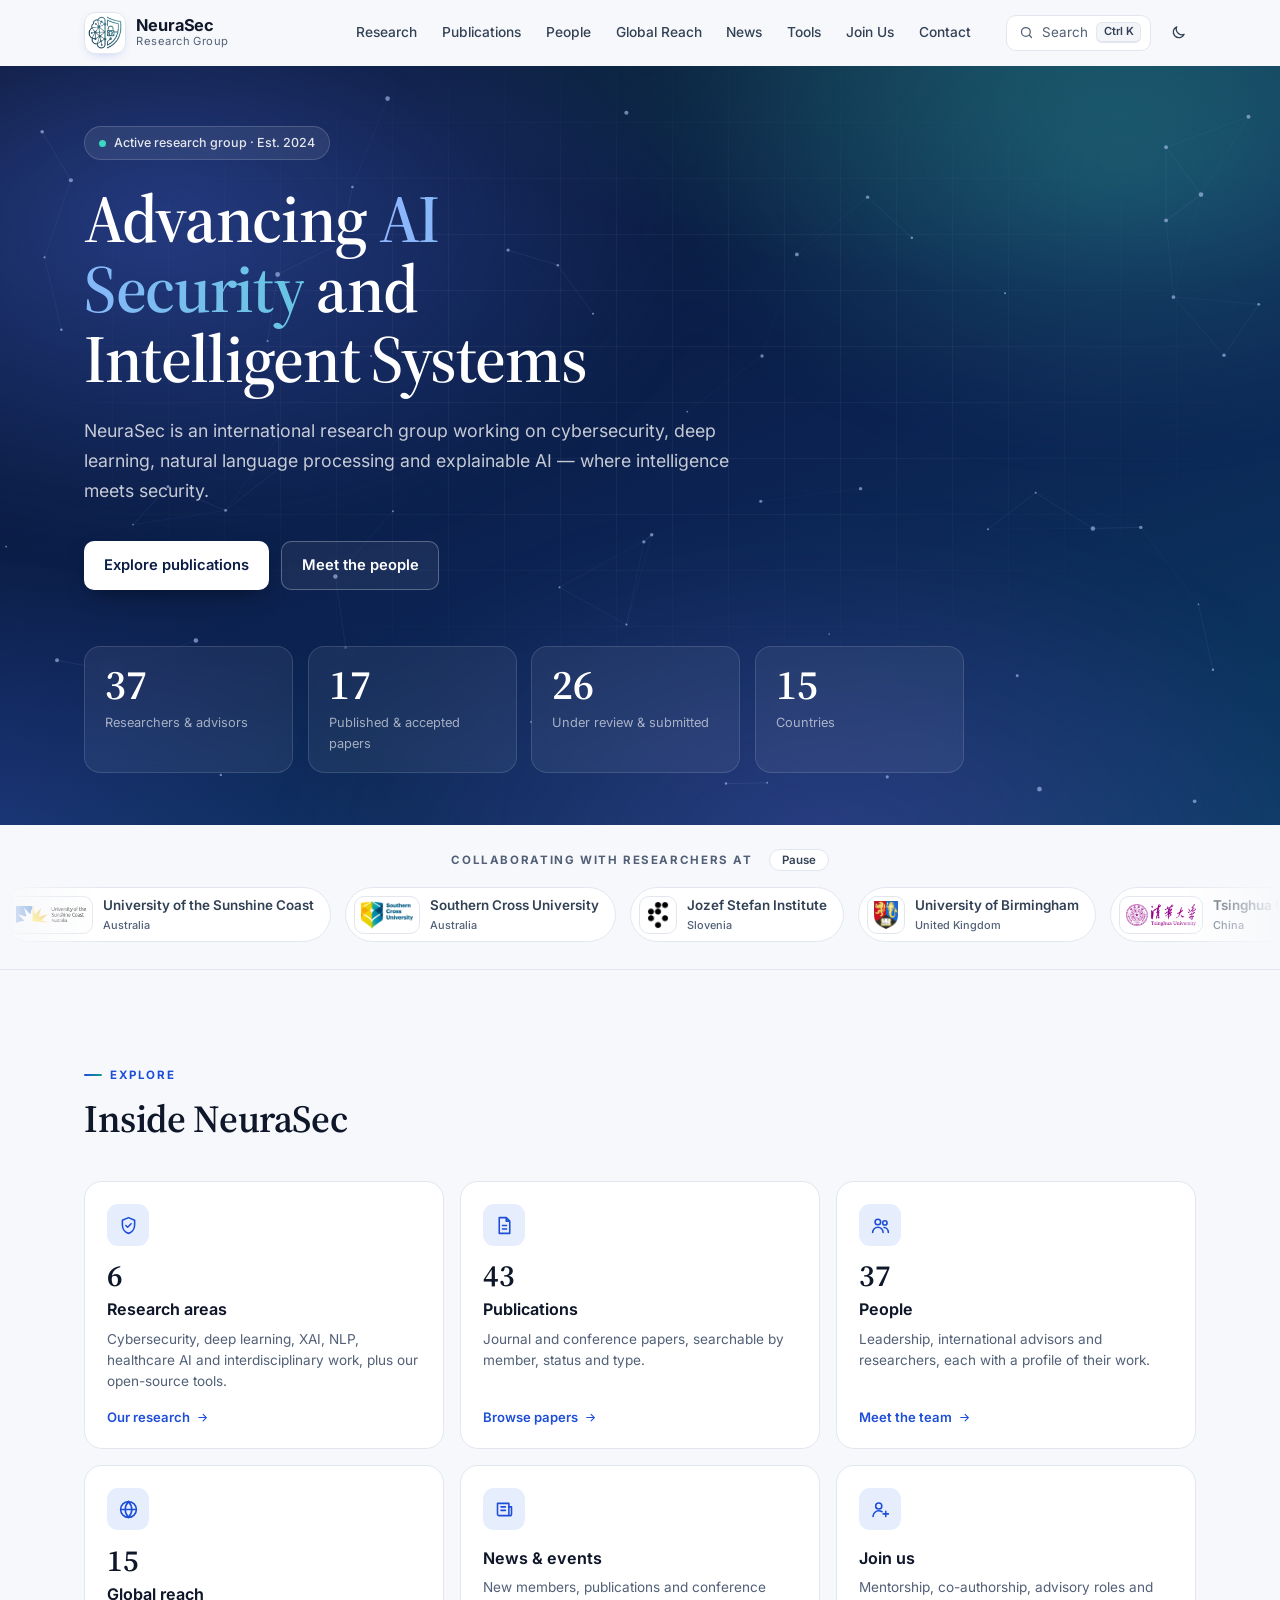
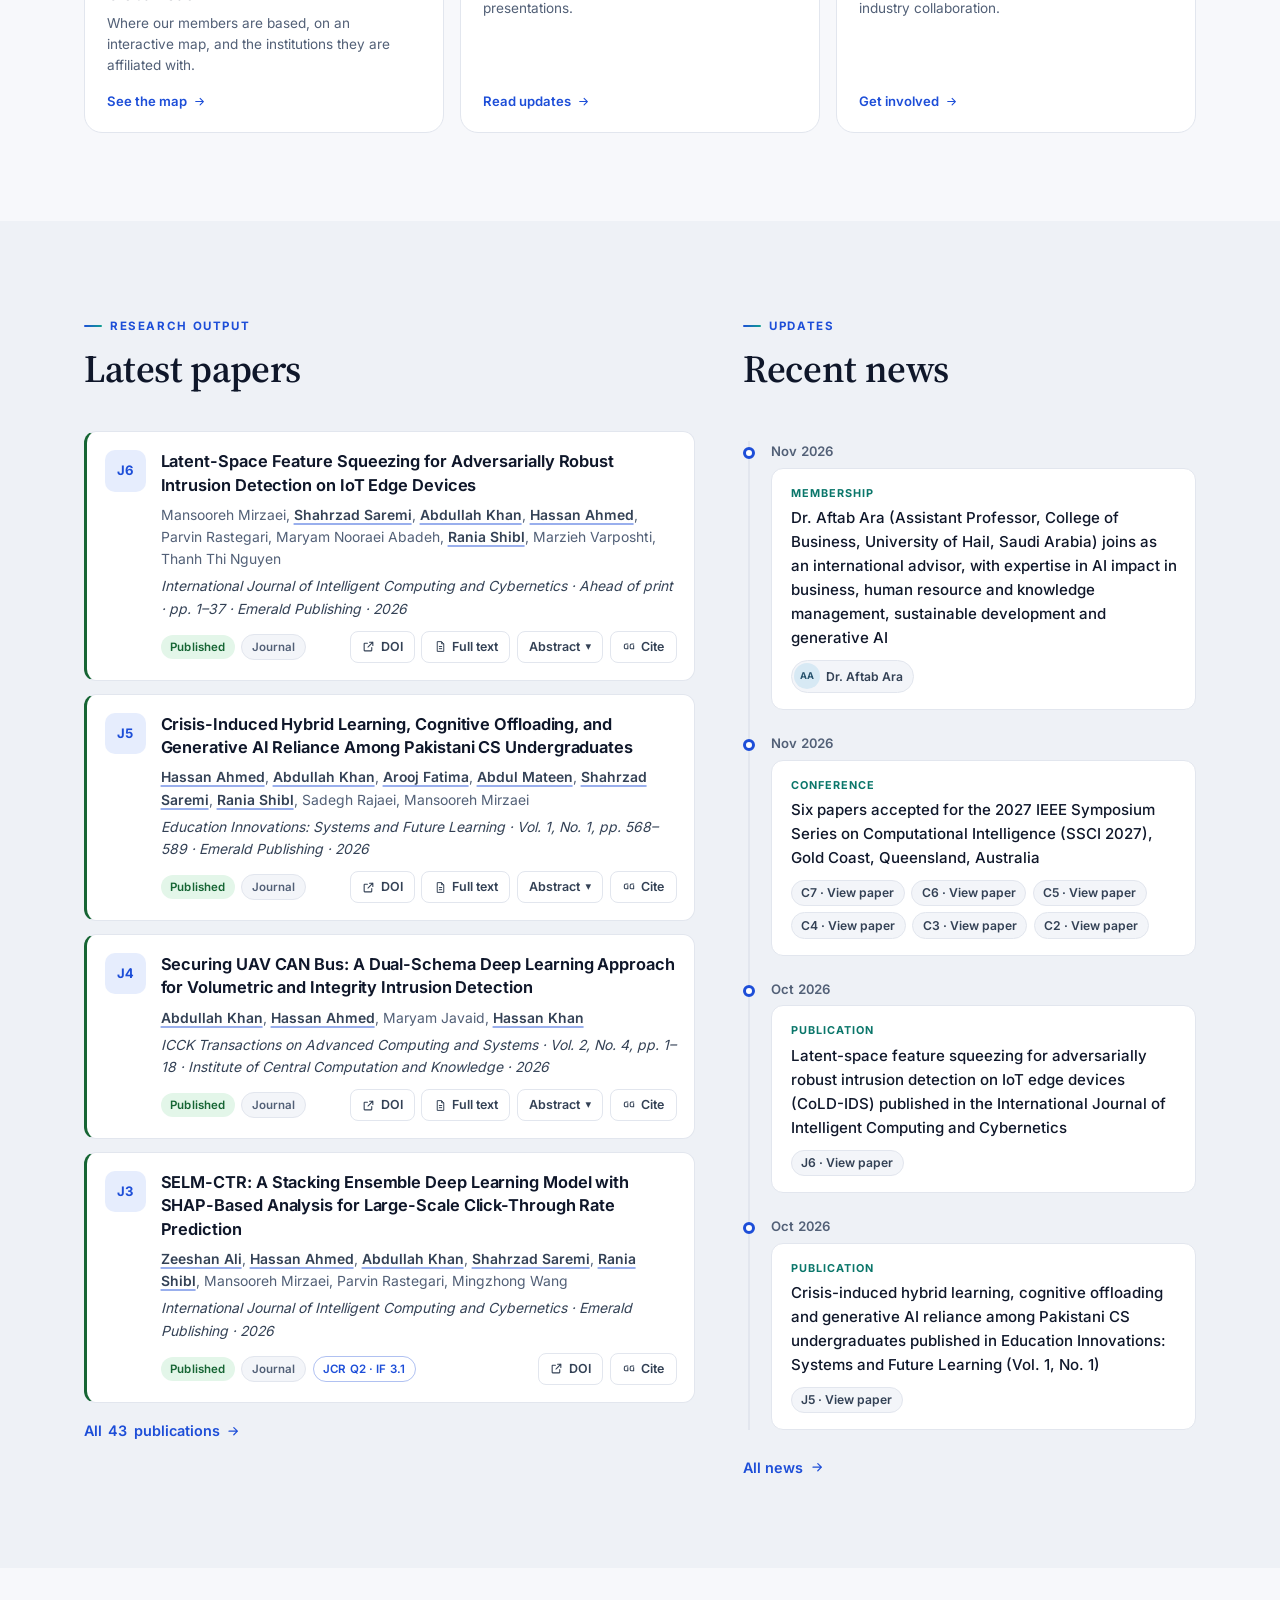
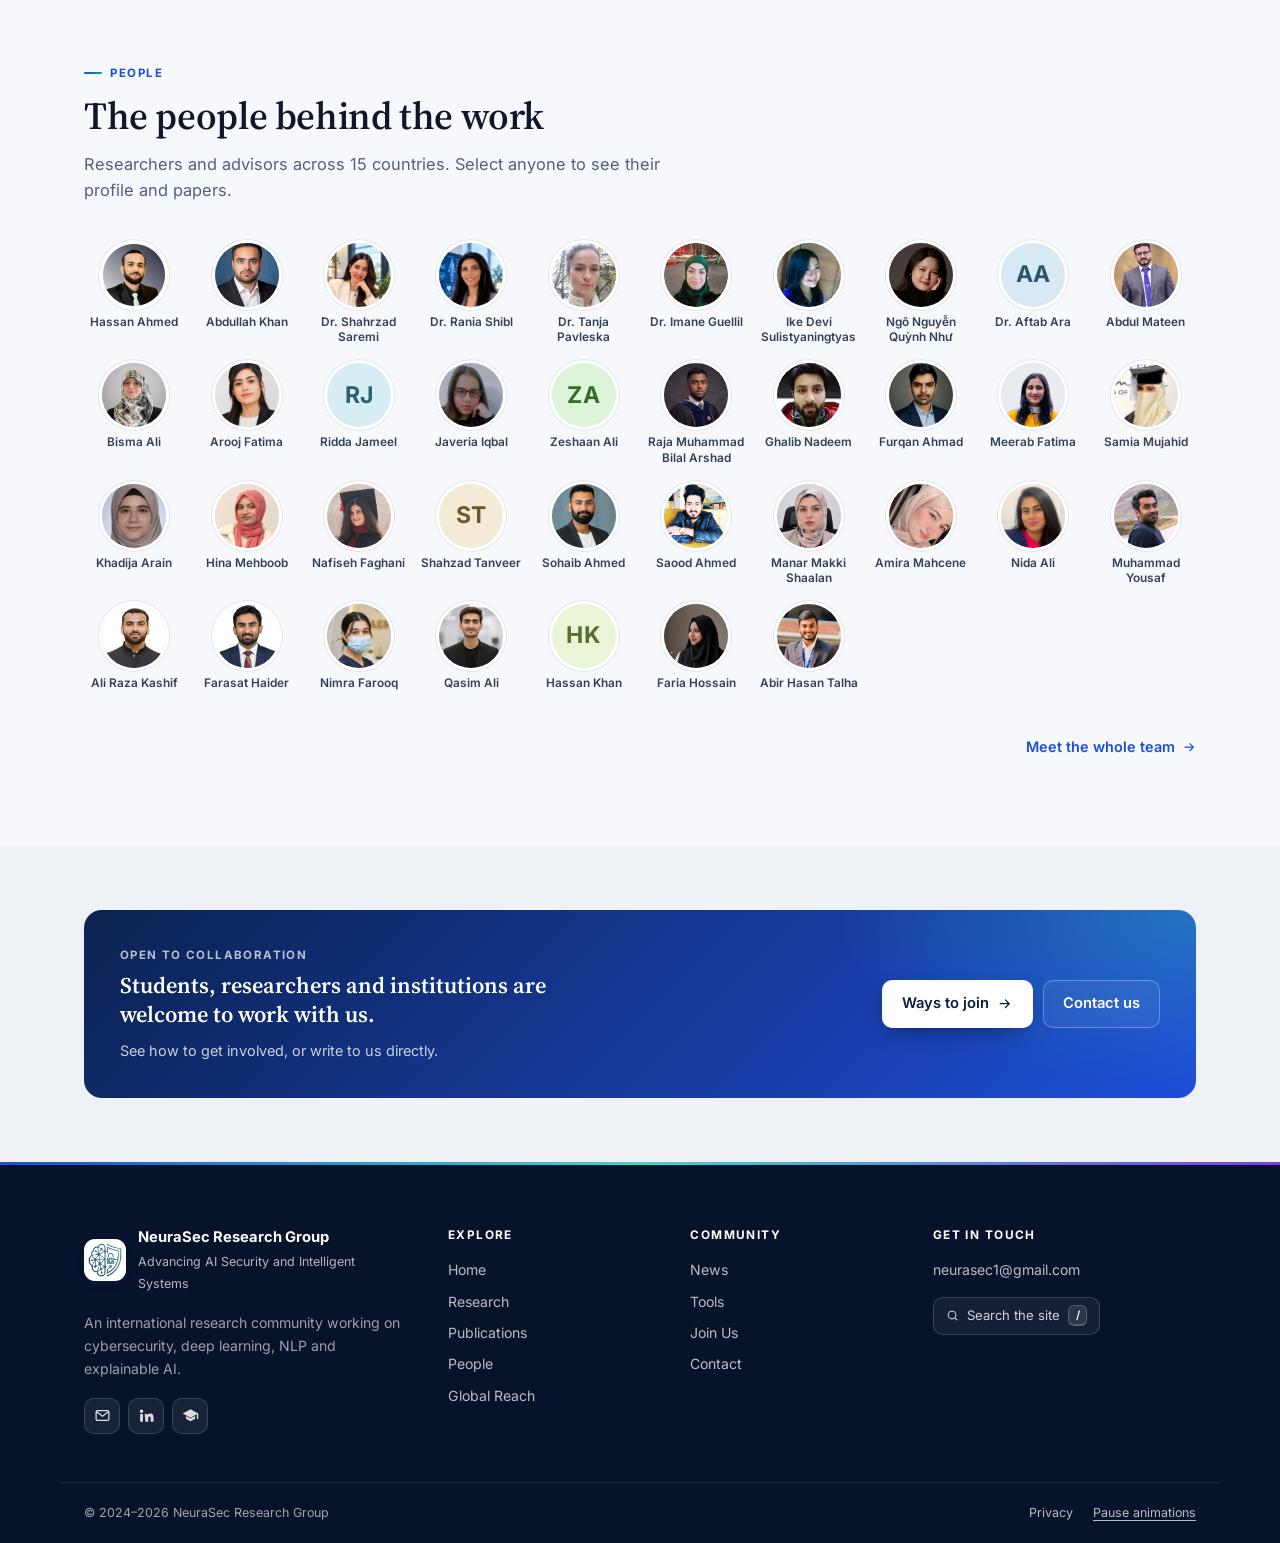
<file: index.html>
<!DOCTYPE html>
<html lang="en">
<head>
  <meta charset="UTF-8" />
  <meta name="viewport" content="width=device-width, initial-scale=1.0" />
  <title>NeuraSec Research Group</title>
  <meta name="description" content="NeuraSec Research Group — advancing AI security and intelligent systems through research in cybersecurity, deep learning, NLP and explainable AI." />
  <meta name="theme-color" content="#07122b" />
  <meta property="og:type" content="website" />
  <meta property="og:site_name" content="NeuraSec Research Group" />
  <meta property="og:title" content="NeuraSec Research Group" />
  <meta property="og:description" content="NeuraSec Research Group — advancing AI security and intelligent systems through research in cybersecurity, deep learning, NLP and explainable AI." />
  <meta property="og:image" content="https://neurasec.github.io/NeuraSec/images/og-image.png" />
  <meta property="og:image:width" content="1200" />
  <meta property="og:image:height" content="630" />
  <meta property="og:image:alt" content="NeuraSec Research Group - Advancing AI Security and Intelligent Systems" />
  <meta property="og:locale" content="en_GB" />
  <meta name="twitter:card" content="summary_large_image" />
  <link rel="icon" type="image/png" href="images/logo.png" />
  <link rel="apple-touch-icon" href="images/apple-touch-icon.png" />
  <link rel="manifest" href="manifest.webmanifest" />
  <link rel="stylesheet" href="css/neurasec.css" />
  <script src="js/theme-init.js"></script>
</head>
<body data-page="home">

<header id="site-header"></header>

<main>
<section class="hero" id="home" aria-labelledby="hero-title">
  <canvas class="hero__canvas" id="heroCanvas" aria-hidden="true"></canvas>
  <div class="hero__inner">
    <span class="hero__badge"><span class="hero__dot" aria-hidden="true"></span>Active research group · Est. 2024</span>
    <h1 class="hero__title" id="hero-title">Advancing <em>AI Security</em> and Intelligent Systems</h1>
    <p class="hero__tagline">
      NeuraSec is an international research group working on cybersecurity, deep learning, natural language
      processing and explainable AI — where intelligence meets security.
    </p>
    <div class="hero__cta">
      <a class="btn btn--primary" href="publications.html">Explore publications</a>
      <a class="btn btn--ghost" href="people.html">Meet the people</a>
    </div>
    <div class="hero__stats" id="heroStats" aria-label="Group statistics"></div>
  </div>
</section>

<section class="marquee-band" aria-label="Institutions our members are affiliated with">
  <div class="marquee-band__bar">
    <p class="marquee-band__label">Collaborating with researchers at</p>
    <button type="button" class="mq__pause" id="mqPause" aria-pressed="false">Pause</button>
  </div>
  <div class="mq" id="marquee"></div>
</section>

<section class="section" aria-labelledby="explore-heading">
  <div class="container">
    <div class="section-head reveal">
      <span class="eyebrow">Explore</span>
      <h2 class="section-title" id="explore-heading">Inside NeuraSec</h2>
    </div>
    <div class="explore">
      <a class="tile reveal" href="research.html">
        <span class="tile__icon"><svg viewBox="0 0 24 24" aria-hidden="true"><g fill="none" stroke="currentColor" stroke-width="1.8" stroke-linejoin="round"><path d="M12 3 5 6v5.5c0 4.3 2.9 8.3 7 9.5 4.1-1.2 7-5.2 7-9.5V6z"/><path d="m9 12 2 2 4-4" stroke-linecap="round"/></g></svg></span>
        <span class="tile__num">6</span>
        <span class="tile__title">Research areas</span>
        <span class="tile__desc">Cybersecurity, deep learning, XAI, NLP, healthcare AI and interdisciplinary work, plus our open-source tools.</span>
        <span class="tile__go">Our research <svg viewBox="0 0 24 24" aria-hidden="true"><path fill="none" stroke="currentColor" stroke-width="2" stroke-linecap="round" stroke-linejoin="round" d="M5 12h14M13 6l6 6-6 6"/></svg></span>
      </a>
      <a class="tile reveal" href="publications.html">
        <span class="tile__icon"><svg viewBox="0 0 24 24" aria-hidden="true"><g fill="none" stroke="currentColor" stroke-width="1.8" stroke-linejoin="round"><path d="M6 3h8l4 4v14H6z"/><path d="M14 3v4h4M9 12h6M9 16h6"/></g></svg></span>
        <span class="tile__num" data-count="papers">–</span>
        <span class="tile__title">Publications</span>
        <span class="tile__desc">Journal and conference papers, searchable by member, status and type.</span>
        <span class="tile__go">Browse papers <svg viewBox="0 0 24 24" aria-hidden="true"><path fill="none" stroke="currentColor" stroke-width="2" stroke-linecap="round" stroke-linejoin="round" d="M5 12h14M13 6l6 6-6 6"/></svg></span>
      </a>
      <a class="tile reveal" href="people.html">
        <span class="tile__icon"><svg viewBox="0 0 24 24" aria-hidden="true"><g fill="none" stroke="currentColor" stroke-width="1.8" stroke-linecap="round"><circle cx="9" cy="8" r="3.2"/><path d="M3 20c0-3.3 2.7-6 6-6s6 2.7 6 6"/><circle cx="17" cy="9" r="2.5"/><path d="M16 14.2c2.8.2 5 2.6 5 5.8"/></g></svg></span>
        <span class="tile__num" data-count="members">–</span>
        <span class="tile__title">People</span>
        <span class="tile__desc">Leadership, international advisors and researchers, each with a profile of their work.</span>
        <span class="tile__go">Meet the team <svg viewBox="0 0 24 24" aria-hidden="true"><path fill="none" stroke="currentColor" stroke-width="2" stroke-linecap="round" stroke-linejoin="round" d="M5 12h14M13 6l6 6-6 6"/></svg></span>
      </a>
      <a class="tile reveal" href="network.html">
        <span class="tile__icon"><svg viewBox="0 0 24 24" aria-hidden="true"><g fill="none" stroke="currentColor" stroke-width="1.8"><circle cx="12" cy="12" r="9"/><path d="M3 12h18M12 3c2.6 2.9 3.8 5.9 3.8 9s-1.2 6.1-3.8 9c-2.6-2.9-3.8-5.9-3.8-9S9.4 5.9 12 3z"/></g></svg></span>
        <span class="tile__num" data-count="countries">–</span>
        <span class="tile__title">Global reach</span>
        <span class="tile__desc">Where our members are based, on an interactive map, and the institutions they are affiliated with.</span>
        <span class="tile__go">See the map <svg viewBox="0 0 24 24" aria-hidden="true"><path fill="none" stroke="currentColor" stroke-width="2" stroke-linecap="round" stroke-linejoin="round" d="M5 12h14M13 6l6 6-6 6"/></svg></span>
      </a>
      <a class="tile reveal" href="news.html">
        <span class="tile__icon"><svg viewBox="0 0 24 24" aria-hidden="true"><g fill="none" stroke="currentColor" stroke-width="1.8" stroke-linejoin="round"><path d="M4 5h13v14H6a2 2 0 0 1-2-2z"/><path d="M17 9h3v8a2 2 0 0 1-2 2M8 9h5M8 13h5" stroke-linecap="round"/></g></svg></span>
        
        <span class="tile__title">News &amp; events</span>
        <span class="tile__desc">New members, publications and conference presentations.</span>
        <span class="tile__go">Read updates <svg viewBox="0 0 24 24" aria-hidden="true"><path fill="none" stroke="currentColor" stroke-width="2" stroke-linecap="round" stroke-linejoin="round" d="M5 12h14M13 6l6 6-6 6"/></svg></span>
      </a>
      <a class="tile reveal" href="join.html">
        <span class="tile__icon"><svg viewBox="0 0 24 24" aria-hidden="true"><g fill="none" stroke="currentColor" stroke-width="1.8" stroke-linecap="round"><circle cx="10" cy="8" r="3.5"/><path d="M3.5 20c0-3.6 2.9-6.5 6.5-6.5 1.4 0 2.6.4 3.7 1.1M18 14v6M15 17h6"/></g></svg></span>
        
        <span class="tile__title">Join us</span>
        <span class="tile__desc">Mentorship, co-authorship, advisory roles and industry collaboration.</span>
        <span class="tile__go">Get involved <svg viewBox="0 0 24 24" aria-hidden="true"><path fill="none" stroke="currentColor" stroke-width="2" stroke-linecap="round" stroke-linejoin="round" d="M5 12h14M13 6l6 6-6 6"/></svg></span>
      </a>
    </div>
  </div>
</section>

<section class="section section--alt" aria-labelledby="latest-heading">
  <div class="container split">
    <div>
      <div class="section-head reveal">
        <span class="eyebrow">Research output</span>
        <h2 class="section-title" id="latest-heading">Latest papers</h2>
      </div>
      <div id="latestPubs"></div>
      <a class="more-link" href="publications.html">All <span data-count="papers">–</span> publications <svg viewBox="0 0 24 24" aria-hidden="true"><path fill="none" stroke="currentColor" stroke-width="2" stroke-linecap="round" stroke-linejoin="round" d="M5 12h14M13 6l6 6-6 6"/></svg></a>
    </div>
    <div>
      <div class="section-head reveal">
        <span class="eyebrow">Updates</span>
        <h2 class="section-title">Recent news</h2>
      </div>
      <div class="timeline timeline--compact" id="newsList" data-limit="4"></div>
      <a class="more-link" href="news.html">All news <svg viewBox="0 0 24 24" aria-hidden="true"><path fill="none" stroke="currentColor" stroke-width="2" stroke-linecap="round" stroke-linejoin="round" d="M5 12h14M13 6l6 6-6 6"/></svg></a>
    </div>
  </div>
</section>

<section class="section" aria-labelledby="faces-heading">
  <div class="container">
    <div class="section-head reveal">
      <span class="eyebrow">People</span>
      <h2 class="section-title" id="faces-heading">The people behind the work</h2>
      <p class="section-sub">Researchers and advisors across <span data-count="countries">–</span> countries. Select anyone to see their profile and papers.</p>
    </div>
    <div class="faces" id="faces"></div>
    <div class="section-foot"><a class="more-link" href="people.html">Meet the whole team <svg viewBox="0 0 24 24" aria-hidden="true"><path fill="none" stroke="currentColor" stroke-width="2" stroke-linecap="round" stroke-linejoin="round" d="M5 12h14M13 6l6 6-6 6"/></svg></a></div>
  </div>
</section>

<section class="section section--alt section--tight">
  <div class="container">
    <div class="banner reveal" style="margin-bottom:0">
      <div>
        <div class="banner__eyebrow">Open to collaboration</div>
        <div class="banner__title">Students, researchers and institutions are welcome to work with us.</div>
        <p class="banner__text">See how to get involved, or write to us directly.</p>
      </div>
      <div style="display:flex;flex-wrap:wrap;gap:.6rem">
        <a class="btn btn--primary" href="join.html">Ways to join <svg viewBox="0 0 24 24" aria-hidden="true"><path fill="none" stroke="currentColor" stroke-width="2" stroke-linecap="round" stroke-linejoin="round" d="M5 12h14M13 6l6 6-6 6"/></svg></a>
        <a class="btn btn--ghost" href="contact.html">Contact us</a>
      </div>
    </div>
  </div>
</section>
</main>

<footer class="site-footer" id="site-footer"></footer>

<script src="data/members.js"></script>
<script src="data/publications.js"></script>
<script src="data/site.js"></script>
<script src="js/common.js"></script>
<script src="js/pages.js"></script>
</body>
</html>
</file>
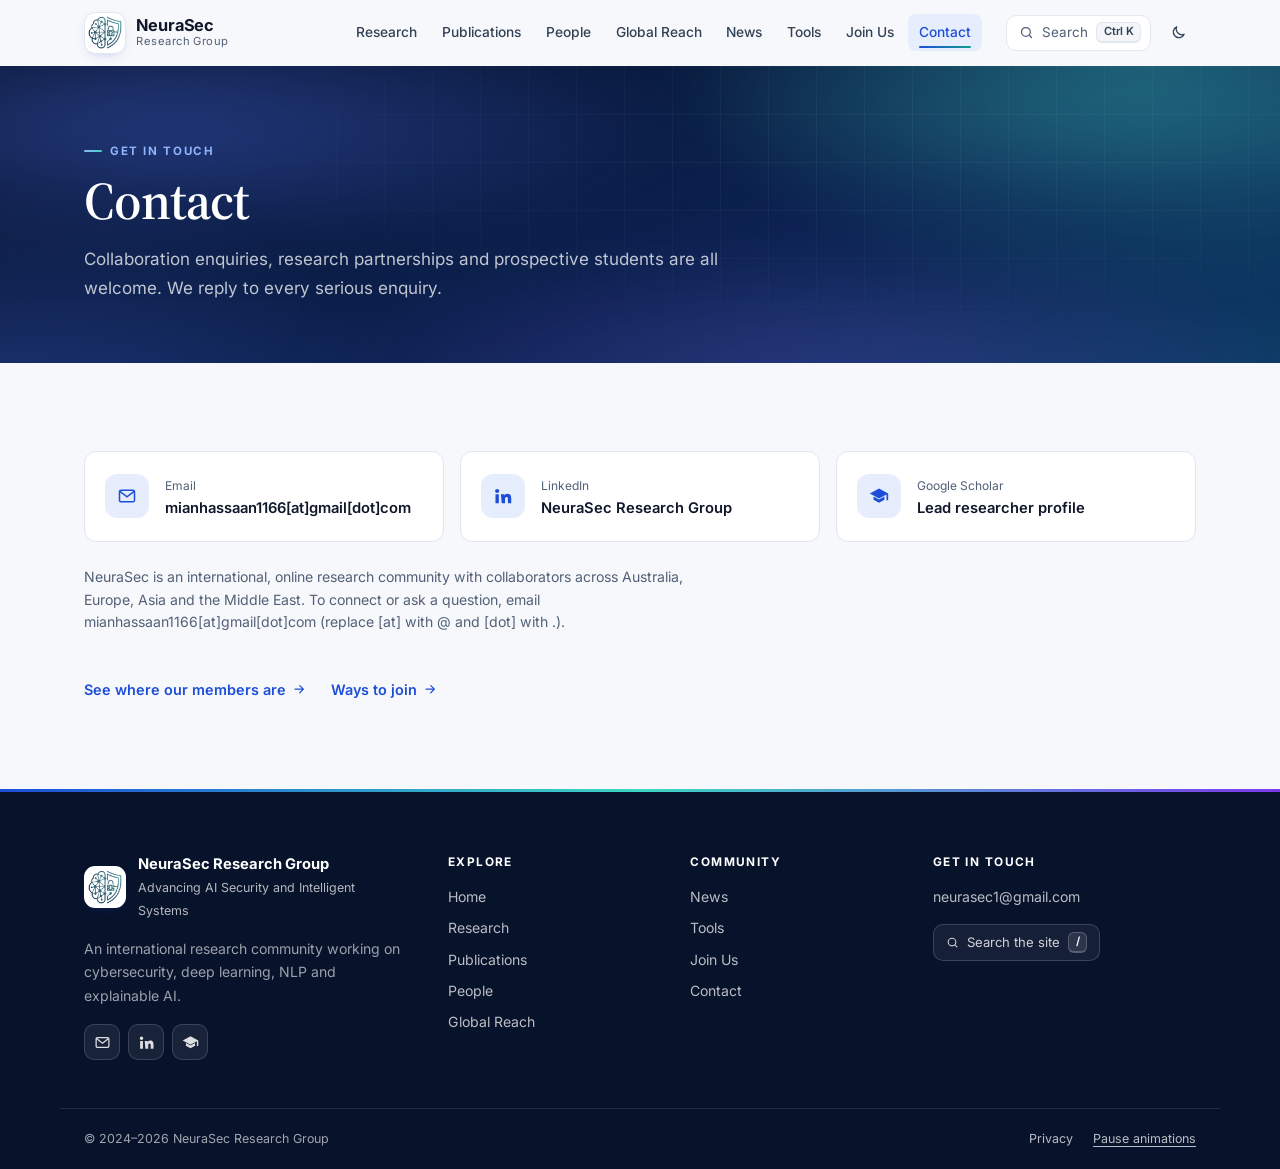
<file: contact.html>
<!DOCTYPE html>
<html lang="en">
<head>
  <meta charset="UTF-8" />
  <meta name="viewport" content="width=device-width, initial-scale=1.0" />
  <title>Contact · NeuraSec Research Group</title>
  <meta name="description" content="Contact NeuraSec Research Group." />
  <meta name="theme-color" content="#07122b" />
  <meta property="og:type" content="website" />
  <meta property="og:site_name" content="NeuraSec Research Group" />
  <meta property="og:title" content="Contact · NeuraSec Research Group" />
  <meta property="og:description" content="Contact NeuraSec Research Group." />
  <meta property="og:image" content="https://neurasec.github.io/NeuraSec/images/og-image.png" />
  <meta property="og:image:width" content="1200" />
  <meta property="og:image:height" content="630" />
  <meta property="og:image:alt" content="NeuraSec Research Group - Advancing AI Security and Intelligent Systems" />
  <meta property="og:locale" content="en_GB" />
  <meta name="twitter:card" content="summary_large_image" />
  <link rel="icon" type="image/png" href="images/logo.png" />
  <link rel="apple-touch-icon" href="images/apple-touch-icon.png" />
  <link rel="manifest" href="manifest.webmanifest" />
  <link rel="stylesheet" href="css/neurasec.css" />
  <script src="js/theme-init.js"></script>
</head>
<body data-page="contact">

<header id="site-header"></header>

<main>
<section class="page-hero">
  <div class="container">
    <span class="eyebrow">Get in touch</span>
    <h1 class="page-hero__title">Contact</h1>
    <p class="page-hero__sub">Collaboration enquiries, research partnerships and prospective students are all welcome. We reply to every serious enquiry.</p>
  </div>
</section>

<section class="section" aria-label="Contact details">
  <div class="container">
    <div class="contact">
      <div class="contact__card">
        <span class="contact__icon"><svg viewBox="0 0 24 24" aria-hidden="true"><g fill="none" stroke="currentColor" stroke-width="1.8"><rect x="3" y="5" width="18" height="14" rx="2"/><path d="m3.5 6.5 8.5 6.5 8.5-6.5"/></g></svg></span>
        <span><span class="contact__label">Email</span><span class="contact__value" style="display:block">mianhassaan1166[at]gmail[dot]com</span></span>
      </div>
      <a class="contact__card" href="https://www.linkedin.com/company/neurasec-research-group/" target="_blank" rel="noopener">
        <span class="contact__icon"><svg viewBox="0 0 24 24" aria-hidden="true"><path fill="currentColor" d="M4.98 3.5a2.5 2.5 0 1 1 0 5 2.5 2.5 0 0 1 0-5zM3 9.75h4v11H3zM9.5 9.75h3.8v1.5h.06c.53-1 1.83-2.05 3.77-2.05 4.03 0 4.77 2.65 4.77 6.1v5.45h-4v-4.83c0-1.15-.02-2.64-1.6-2.64-1.62 0-1.86 1.26-1.86 2.56v4.91h-4z"/></svg></span>
        <span><span class="contact__label">LinkedIn</span><span class="contact__value" style="display:block">NeuraSec Research Group</span></span>
      </a>
      <a class="contact__card" href="https://scholar.google.com/citations?user=a7hJLzwAAAAJ" target="_blank" rel="noopener">
        <span class="contact__icon"><svg viewBox="0 0 24 24" aria-hidden="true"><path fill="currentColor" d="M12 3 1 9l11 6 9-4.91V17h2V9L12 3zm-6.5 9.6v3.9L12 20l6.5-3.5v-3.9L12 16.1l-6.5-3.5z"/></svg></span>
        <span><span class="contact__label">Google Scholar</span><span class="contact__value" style="display:block">Lead researcher profile</span></span>
      </a>
    </div>
    <p class="contact__note">NeuraSec is an international, online research community with collaborators across Australia, Europe, Asia and the Middle East. To connect or ask a question, email mianhassaan1166[at]gmail[dot]com (replace [at] with @ and [dot] with .).</p>
    <div class="section-foot" style="justify-content:flex-start;gap:1.5rem;flex-wrap:wrap">
      <a class="more-link" href="network.html">See where our members are <svg viewBox="0 0 24 24" aria-hidden="true"><path fill="none" stroke="currentColor" stroke-width="2" stroke-linecap="round" stroke-linejoin="round" d="M5 12h14M13 6l6 6-6 6"/></svg></a>
      <a class="more-link" href="join.html">Ways to join <svg viewBox="0 0 24 24" aria-hidden="true"><path fill="none" stroke="currentColor" stroke-width="2" stroke-linecap="round" stroke-linejoin="round" d="M5 12h14M13 6l6 6-6 6"/></svg></a>
    </div>
  </div>
</section>
</main>

<footer class="site-footer" id="site-footer"></footer>

<script src="data/members.js"></script>
<script src="data/publications.js"></script>
<script src="data/site.js"></script>
<script src="js/common.js"></script>
<script src="js/pages.js"></script>
</body>
</html>
</file>
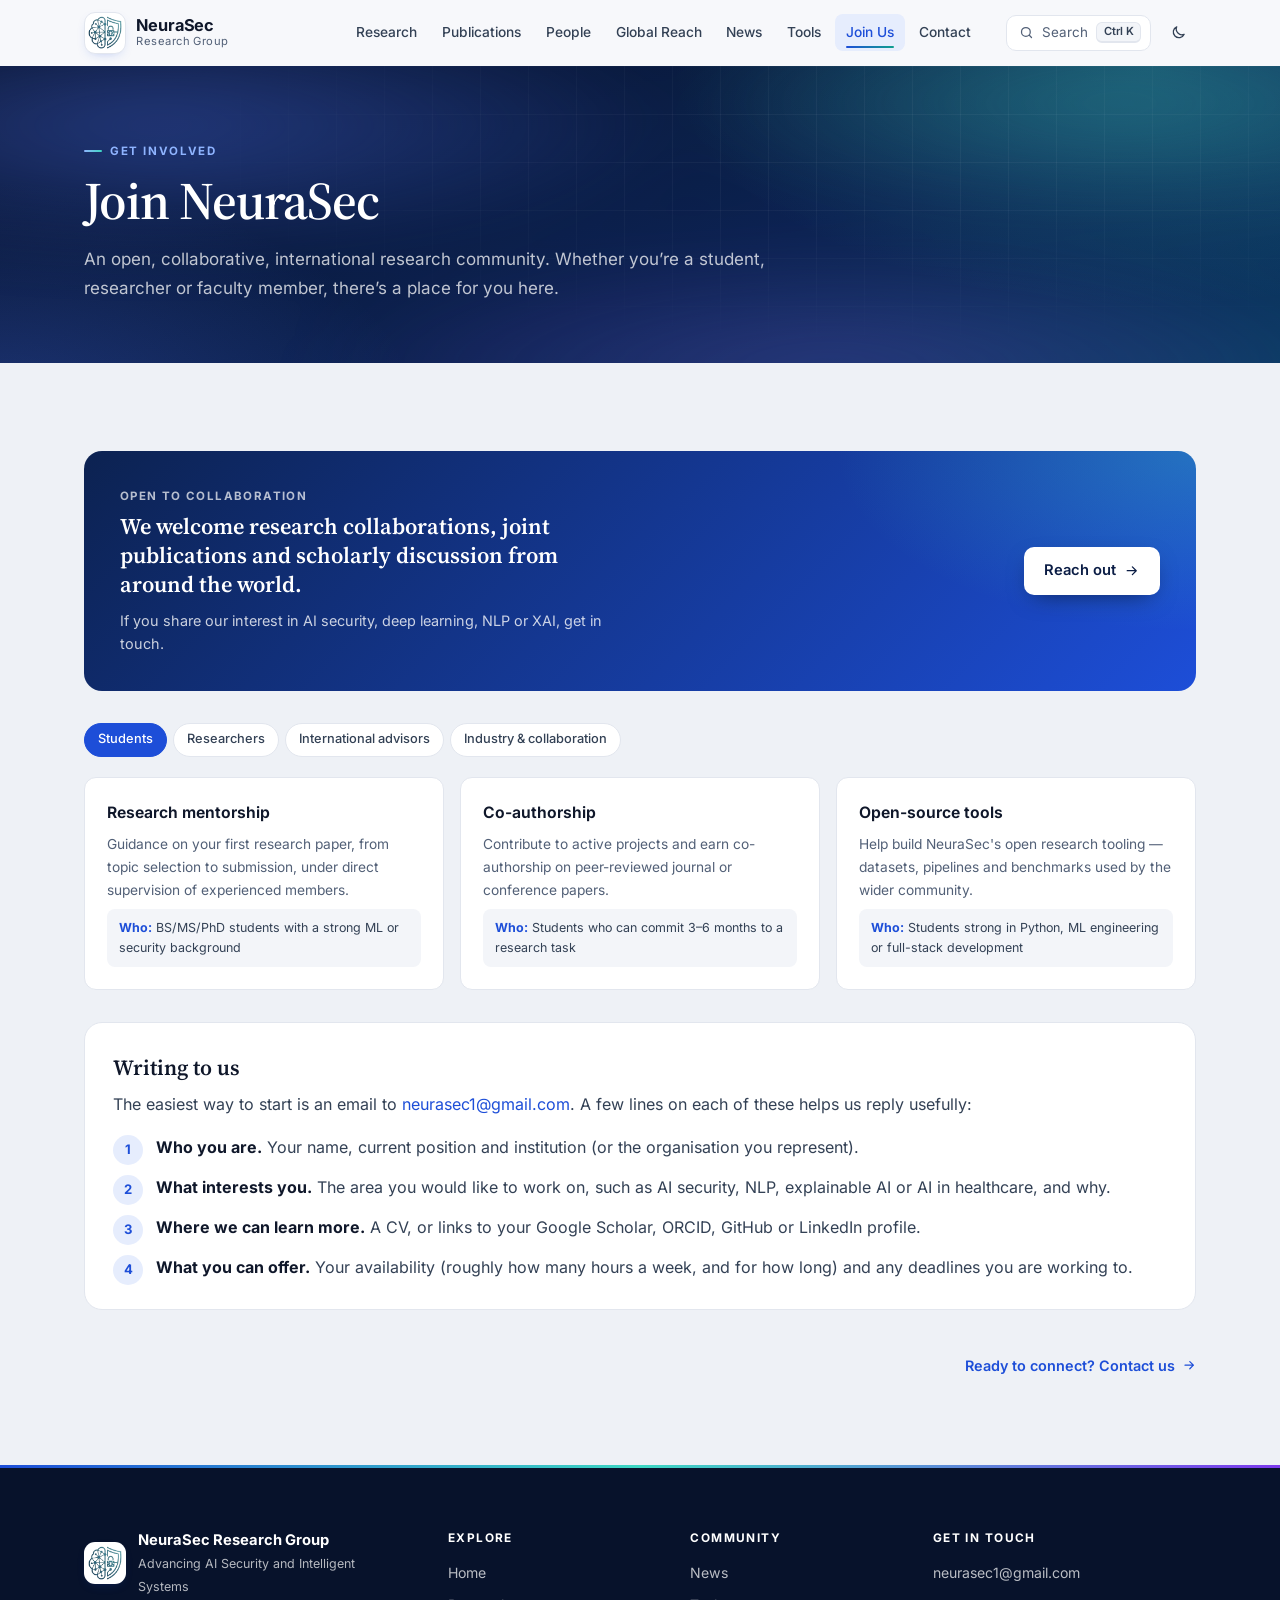
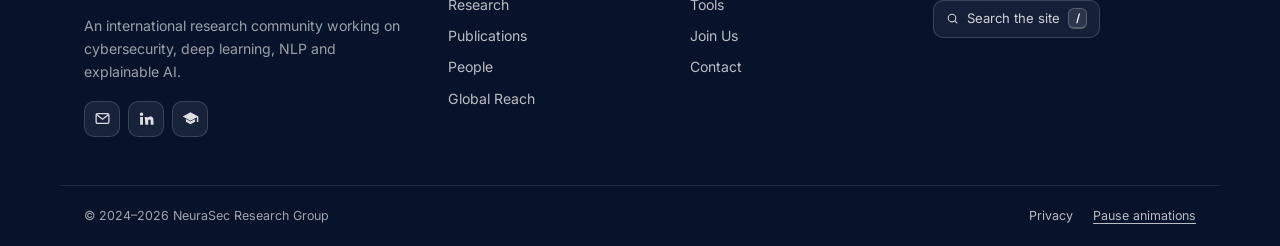
<file: join.html>
<!DOCTYPE html>
<html lang="en">
<head>
  <meta charset="UTF-8" />
  <meta name="viewport" content="width=device-width, initial-scale=1.0" />
  <title>Join Us · NeuraSec Research Group</title>
  <meta name="description" content="Mentorship, co-authorship, advisory and industry collaboration opportunities at NeuraSec." />
  <meta name="theme-color" content="#07122b" />
  <meta property="og:type" content="website" />
  <meta property="og:site_name" content="NeuraSec Research Group" />
  <meta property="og:title" content="Join Us · NeuraSec Research Group" />
  <meta property="og:description" content="Mentorship, co-authorship, advisory and industry collaboration opportunities at NeuraSec." />
  <meta property="og:image" content="https://neurasec.github.io/NeuraSec/images/og-image.png" />
  <meta property="og:image:width" content="1200" />
  <meta property="og:image:height" content="630" />
  <meta property="og:image:alt" content="NeuraSec Research Group - Advancing AI Security and Intelligent Systems" />
  <meta property="og:locale" content="en_GB" />
  <meta name="twitter:card" content="summary_large_image" />
  <link rel="icon" type="image/png" href="images/logo.png" />
  <link rel="apple-touch-icon" href="images/apple-touch-icon.png" />
  <link rel="manifest" href="manifest.webmanifest" />
  <link rel="stylesheet" href="css/neurasec.css" />
  <script src="js/theme-init.js"></script>
</head>
<body data-page="join">

<header id="site-header"></header>

<main>
<section class="page-hero">
  <div class="container">
    <span class="eyebrow">Get involved</span>
    <h1 class="page-hero__title">Join NeuraSec</h1>
    <p class="page-hero__sub">An open, collaborative, international research community. Whether you’re a student, researcher or faculty member, there’s a place for you here.</p>
  </div>
</section>

<section class="section section--alt" aria-label="Ways to join">
  <div class="container">
    <div class="banner reveal">
      <div>
        <div class="banner__eyebrow">Open to collaboration</div>
        <div class="banner__title">We welcome research collaborations, joint publications and scholarly discussion from around the world.</div>
        <p class="banner__text">If you share our interest in AI security, deep learning, NLP or XAI, get in touch.</p>
      </div>
      <a class="btn btn--primary" href="mailto:neurasec1@gmail.com?subject=Collaboration%20Inquiry%20%E2%80%94%20NeuraSec">Reach out
        <svg viewBox="0 0 24 24" aria-hidden="true"><path fill="none" stroke="currentColor" stroke-width="2" stroke-linecap="round" stroke-linejoin="round" d="M5 12h14M13 6l6 6-6 6"/></svg></a>
    </div>

    <h2 class="sr-only">Ways to join</h2>
    <div class="tabs chips" role="tablist" aria-label="Ways to join">
      <button class="chip" role="tab" id="t-students" aria-controls="p-students" aria-selected="true">Students</button>
      <button class="chip" role="tab" id="t-researchers" aria-controls="p-researchers" aria-selected="false">Researchers</button>
      <button class="chip" role="tab" id="t-advisors" aria-controls="p-advisors" aria-selected="false">International advisors</button>
      <button class="chip" role="tab" id="t-collab" aria-controls="p-collab" aria-selected="false">Industry &amp; collaboration</button>
    </div>

    <div class="tab-panel" id="p-students" tabindex="0" role="tabpanel" aria-labelledby="t-students">
      <div class="offer"><h3 class="offer__title">Research mentorship</h3><p class="offer__desc">Guidance on your first research paper, from topic selection to submission, under direct supervision of experienced members.</p><div class="offer__who"><strong>Who:</strong> BS/MS/PhD students with a strong ML or security background</div></div>
      <div class="offer"><h3 class="offer__title">Co-authorship</h3><p class="offer__desc">Contribute to active projects and earn co-authorship on peer-reviewed journal or conference papers.</p><div class="offer__who"><strong>Who:</strong> Students who can commit 3–6 months to a research task</div></div>
      <div class="offer"><h3 class="offer__title">Open-source tools</h3><p class="offer__desc">Help build NeuraSec's open research tooling — datasets, pipelines and benchmarks used by the wider community.</p><div class="offer__who"><strong>Who:</strong> Students strong in Python, ML engineering or full-stack development</div></div>
    </div>
    <div class="tab-panel" id="p-researchers" tabindex="0" role="tabpanel" aria-labelledby="t-researchers" hidden>
      <div class="offer"><h3 class="offer__title">Joint publications</h3><p class="offer__desc">Partner with us on papers for leading journals (Springer, Elsevier, IEEE) and venues such as NeurIPS, ICLR, CVPR and their workshops.</p><div class="offer__who"><strong>Who:</strong> Independent researchers and postdocs with active research tracks</div></div>
      <div class="offer"><h3 class="offer__title">Research discussions</h3><p class="offer__desc">Exchange ideas, review manuscripts or brainstorm new directions. No formal commitment needed.</p><div class="offer__who"><strong>Who:</strong> Anyone working where AI and security meet</div></div>
      <div class="offer"><h3 class="offer__title">Dataset &amp; benchmark sharing</h3><p class="offer__desc">Share or co-develop datasets, benchmarks and evaluation frameworks for the AI security community.</p><div class="offer__who"><strong>Who:</strong> Researchers with specialised domain data or evaluation expertise</div></div>
    </div>
    <div class="tab-panel" id="p-advisors" tabindex="0" role="tabpanel" aria-labelledby="t-advisors" hidden>
      <div class="offer"><h3 class="offer__title">International advisor</h3><p class="offer__desc">Join our advisory board, help steer research direction and mentor early-career researchers. Light commitment, high impact.</p><div class="offer__who"><strong>Who:</strong> Faculty or senior researchers outside Pakistan with a proven publication record</div></div>
      <div class="offer"><h3 class="offer__title">Institutional partnership</h3><p class="offer__desc">A formal link between your institution and NeuraSec for student exchange, seminars and co-supervised research.</p><div class="offer__who"><strong>Who:</strong> Universities and labs interested in Pakistan–international collaboration</div></div>
      <div class="offer"><h3 class="offer__title">Guest seminars &amp; talks</h3><p class="offer__desc">Give a virtual seminar on your research to NeuraSec members and our wider student community.</p><div class="offer__who"><strong>Who:</strong> Any researcher with an interesting topic to share</div></div>
    </div>
    <div class="tab-panel" id="p-collab" tabindex="0" role="tabpanel" aria-labelledby="t-collab" hidden>
      <div class="offer"><h3 class="offer__title">Applied research projects</h3><p class="offer__desc">Bring real-world problems in cybersecurity, AI or data science and we'll design and run rigorous research to address them.</p><div class="offer__who"><strong>Who:</strong> Companies and startups in security, fintech, health-tech or AI</div></div>
      <div class="offer"><h3 class="offer__title">Sponsored research</h3><p class="offer__desc">Fund a research direction aligned with your organisation's mission. Publications remain open-access and academically independent.</p><div class="offer__who"><strong>Who:</strong> Organisations seeking research impact with academic credibility</div></div>
      <div class="offer"><h3 class="offer__title">Consulting &amp; advisory</h3><p class="offer__desc">NeuraSec expertise for AI security audits, model evaluation, threat analysis or technology assessment.</p><div class="offer__who"><strong>Who:</strong> Teams needing specialised AI/cybersecurity knowledge</div></div>
    </div>
    <div class="apply reveal">
      <h2>Writing to us</h2>
      <p>The easiest way to start is an email to <a href="mailto:neurasec1@gmail.com?subject=Joining%20NeuraSec">neurasec1@gmail.com</a>. A few lines on each of these helps us reply usefully:</p>
      <ol class="apply__list">
        <li><strong>Who you are.</strong> Your name, current position and institution (or the organisation you represent).</li>
        <li><strong>What interests you.</strong> The area you would like to work on, such as AI security, NLP, explainable AI or AI in healthcare, and why.</li>
        <li><strong>Where we can learn more.</strong> A CV, or links to your Google Scholar, ORCID, GitHub or LinkedIn profile.</li>
        <li><strong>What you can offer.</strong> Your availability (roughly how many hours a week, and for how long) and any deadlines you are working to.</li>
      </ol>
    </div>

    <div class="section-foot"><a class="more-link" href="contact.html">Ready to connect? Contact us <svg viewBox="0 0 24 24" aria-hidden="true"><path fill="none" stroke="currentColor" stroke-width="2" stroke-linecap="round" stroke-linejoin="round" d="M5 12h14M13 6l6 6-6 6"/></svg></a></div>
  </div>
</section>
</main>

<footer class="site-footer" id="site-footer"></footer>

<script src="data/members.js"></script>
<script src="data/publications.js"></script>
<script src="data/site.js"></script>
<script src="js/common.js"></script>
<script src="js/pages.js"></script>
</body>
</html>
</file>
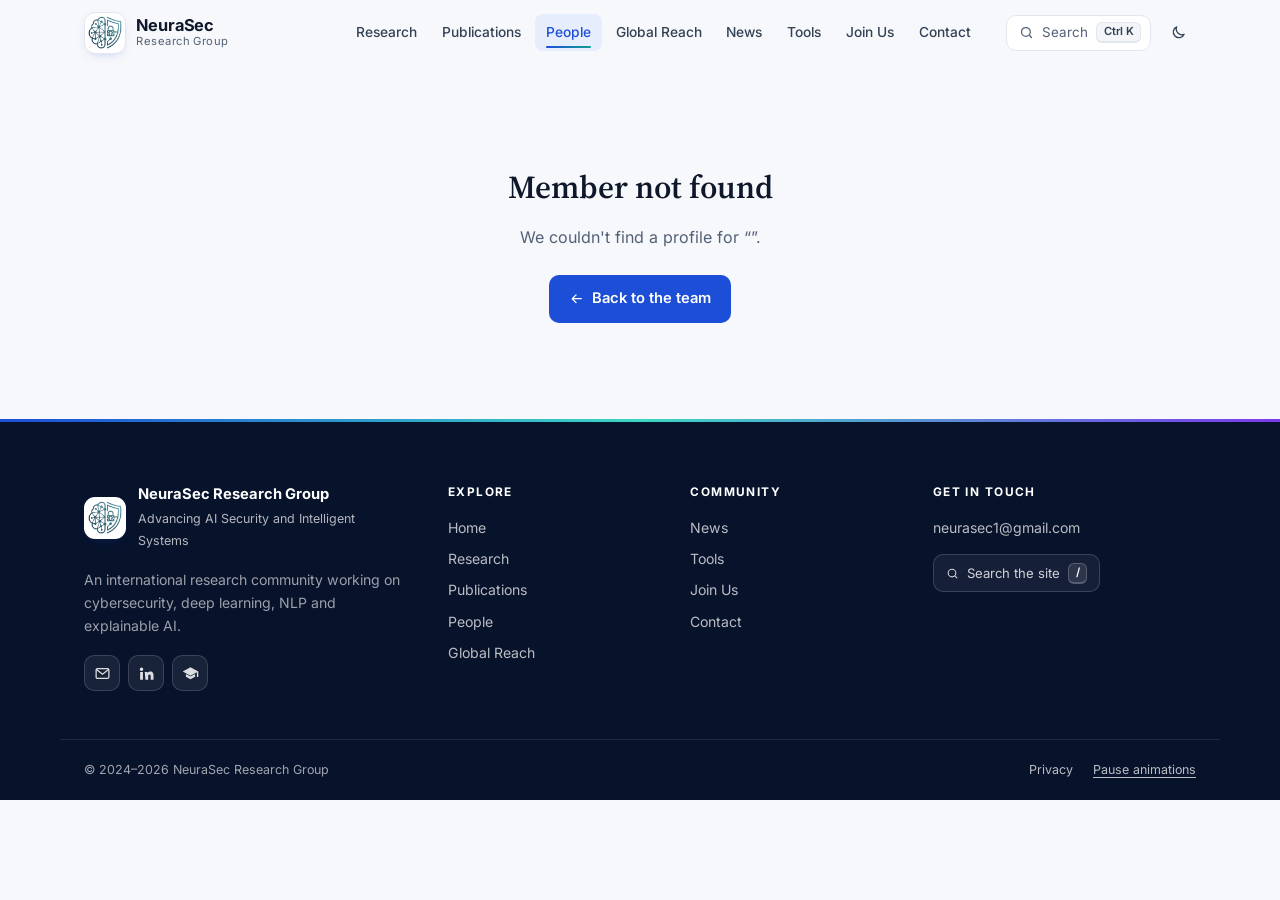
<file: member.html>
<!DOCTYPE html>
<html lang="en">
<head>
  <meta charset="UTF-8" />
  <meta name="viewport" content="width=device-width, initial-scale=1.0" />
  <title>Member · NeuraSec Research Group</title>
  <meta name="description" content="Member profile and publications — NeuraSec Research Group." />
  <meta name="theme-color" content="#07122b" />
  <meta property="og:type" content="website" />
  <meta property="og:site_name" content="NeuraSec Research Group" />
  <meta property="og:title" content="Member · NeuraSec Research Group" />
  <meta property="og:description" content="Member profile and publications — NeuraSec Research Group." />
  <meta property="og:image" content="https://neurasec.github.io/NeuraSec/images/og-image.png" />
  <meta property="og:image:width" content="1200" />
  <meta property="og:image:height" content="630" />
  <meta property="og:image:alt" content="NeuraSec Research Group - Advancing AI Security and Intelligent Systems" />
  <meta property="og:locale" content="en_GB" />
  <meta name="twitter:card" content="summary_large_image" />
  <link rel="icon" type="image/png" href="images/logo.png" />
  <link rel="apple-touch-icon" href="images/apple-touch-icon.png" />
  <link rel="manifest" href="manifest.webmanifest" />
  <link rel="stylesheet" href="css/neurasec.css" />
  <script src="js/theme-init.js"></script>
</head>
<body data-page="people">

<header id="site-header"></header>

<main id="profile"></main>

<footer class="site-footer" id="site-footer"></footer>

<script src="data/members.js"></script>
<script src="data/publications.js"></script>
<script src="data/site.js"></script>
<script src="js/common.js"></script>
<script src="js/member.js"></script>
</body>
</html>
</file>
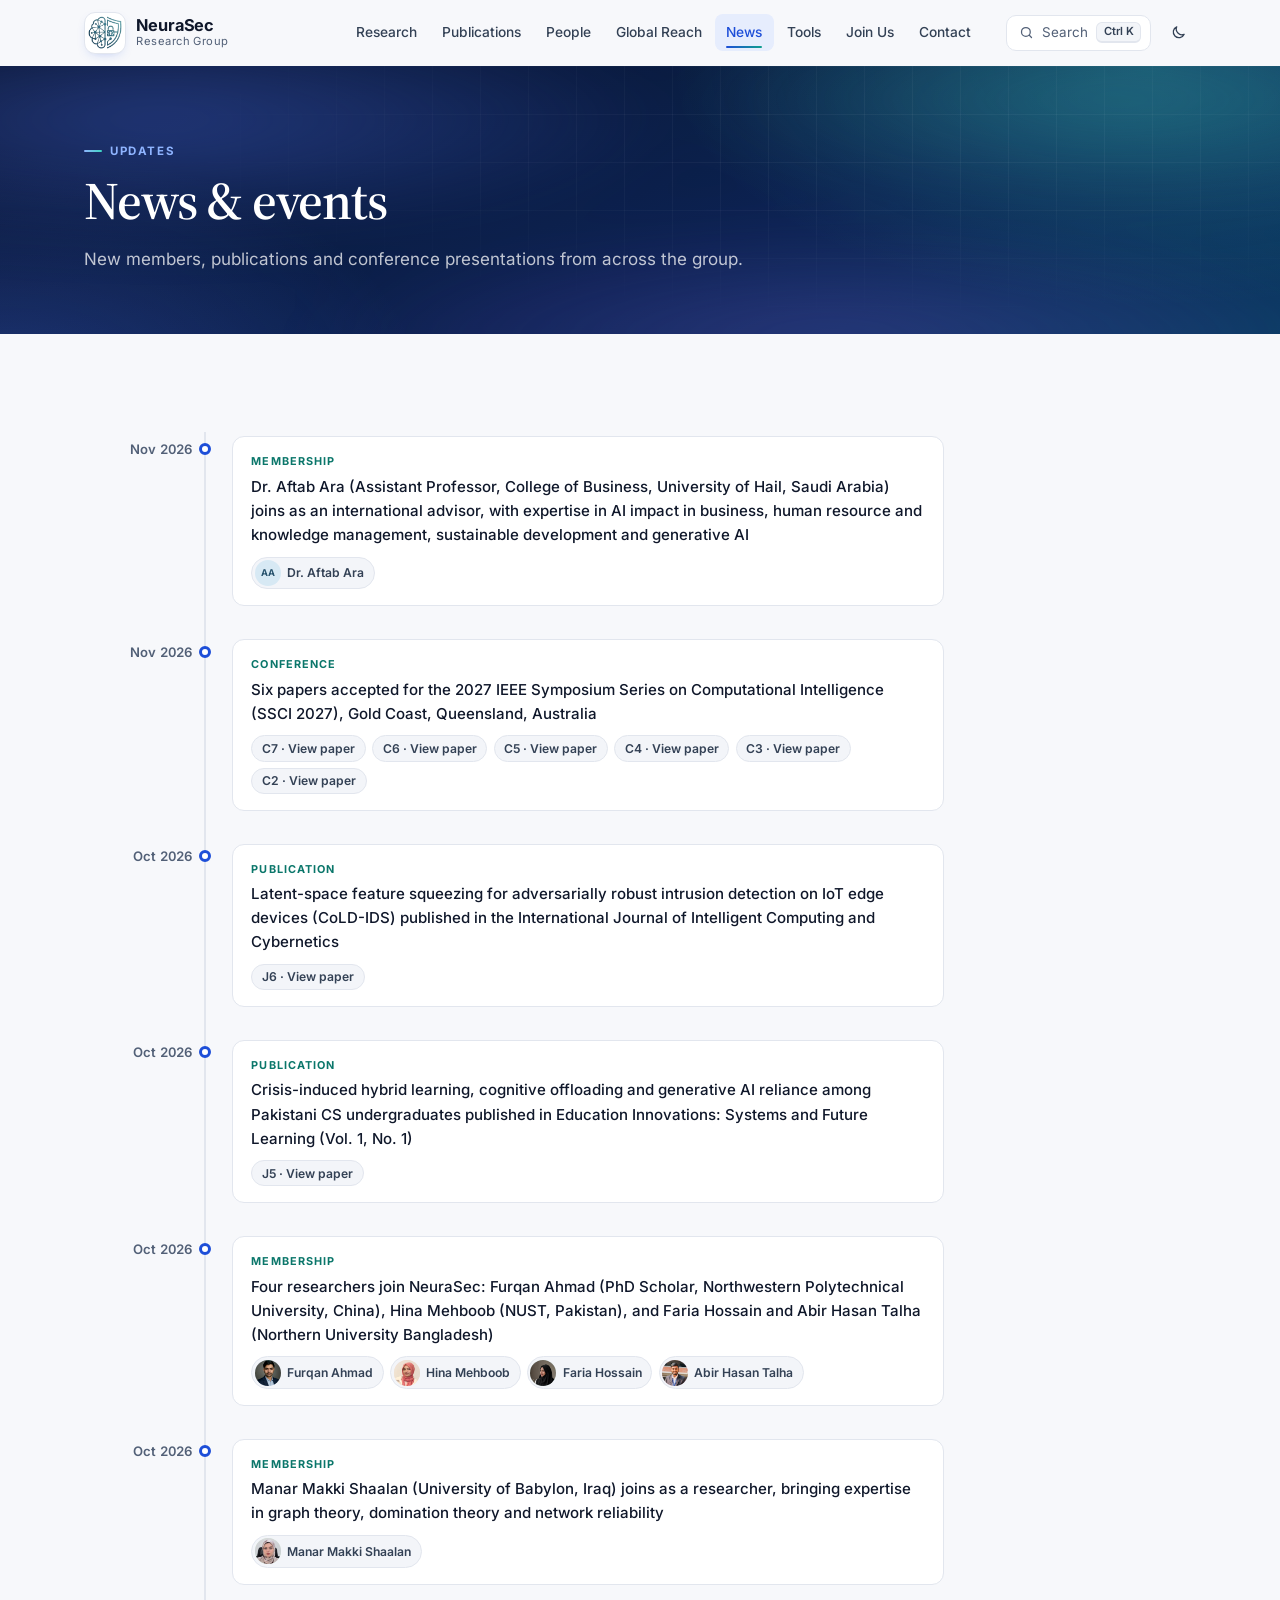
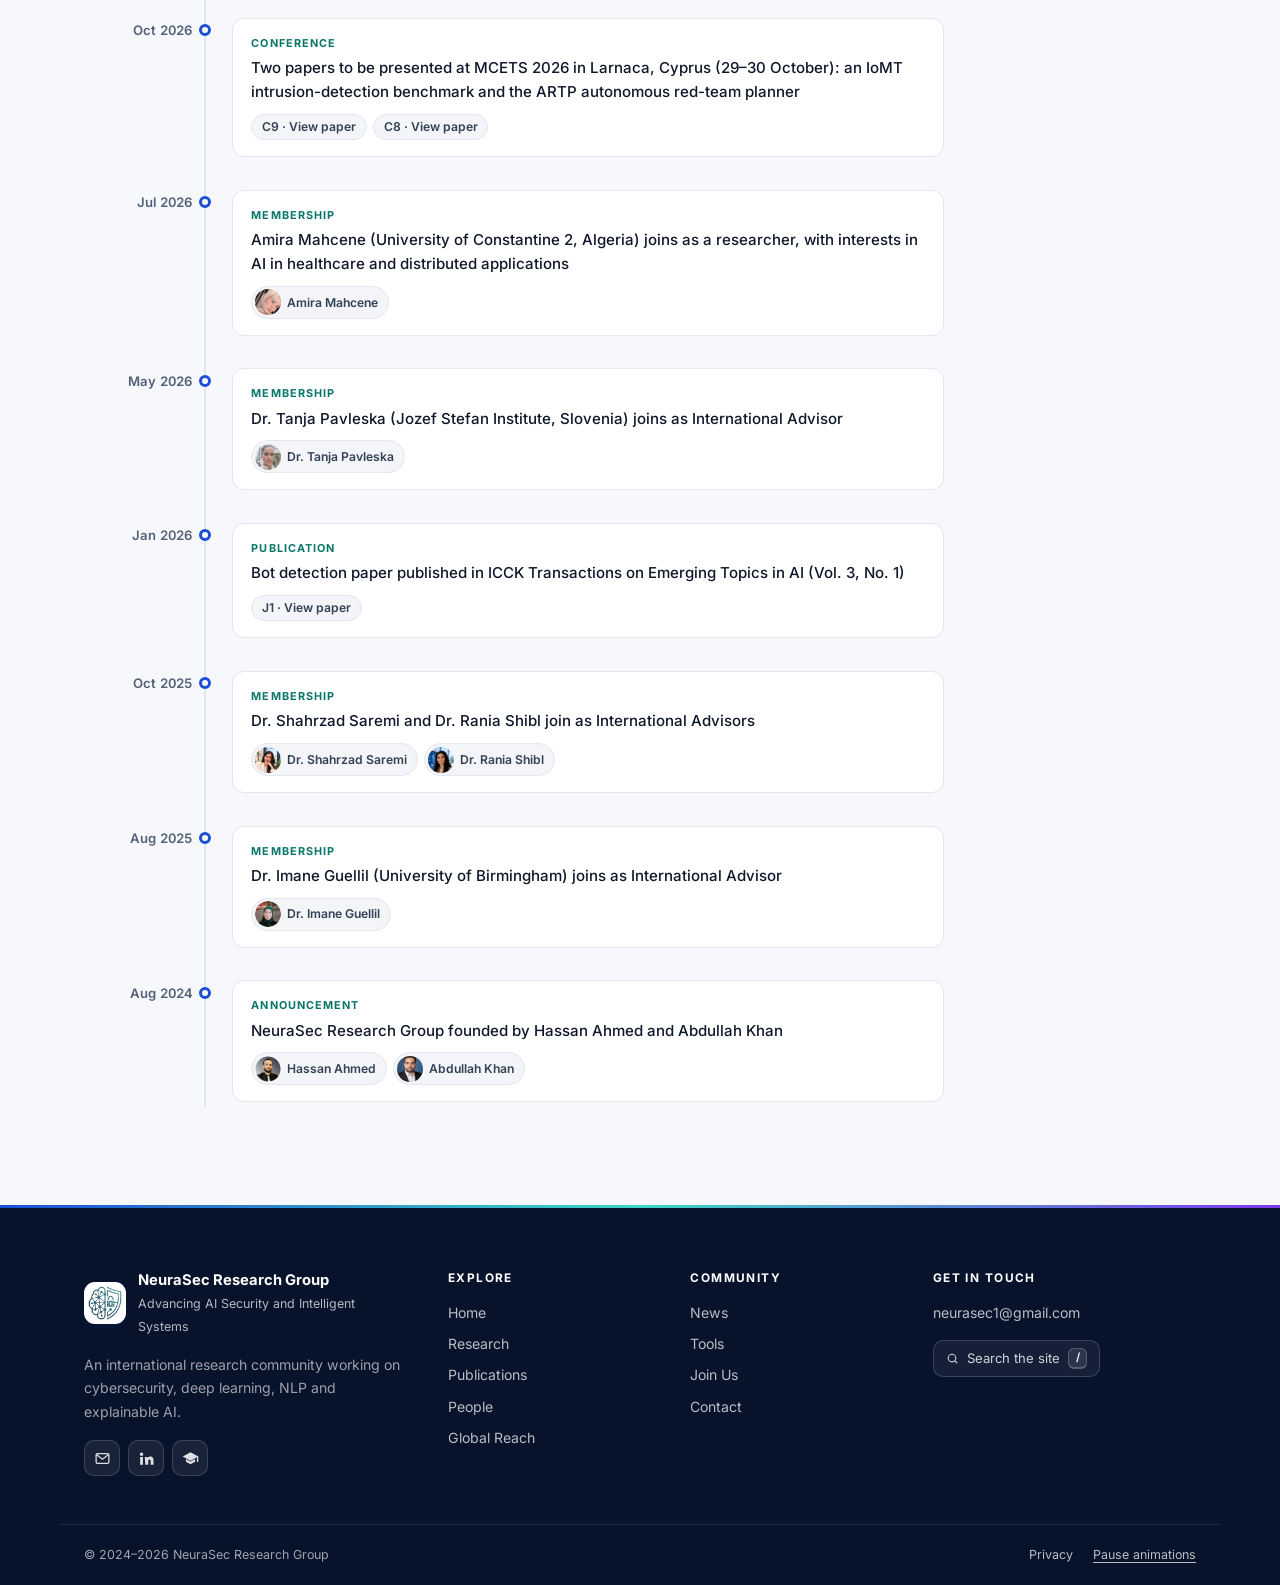
<file: news.html>
<!DOCTYPE html>
<html lang="en">
<head>
  <meta charset="UTF-8" />
  <meta name="viewport" content="width=device-width, initial-scale=1.0" />
  <title>News · NeuraSec Research Group</title>
  <meta name="description" content="News and events from NeuraSec Research Group." />
  <meta name="theme-color" content="#07122b" />
  <meta property="og:type" content="website" />
  <meta property="og:site_name" content="NeuraSec Research Group" />
  <meta property="og:title" content="News · NeuraSec Research Group" />
  <meta property="og:description" content="News and events from NeuraSec Research Group." />
  <meta property="og:image" content="https://neurasec.github.io/NeuraSec/images/og-image.png" />
  <meta property="og:image:width" content="1200" />
  <meta property="og:image:height" content="630" />
  <meta property="og:image:alt" content="NeuraSec Research Group - Advancing AI Security and Intelligent Systems" />
  <meta property="og:locale" content="en_GB" />
  <meta name="twitter:card" content="summary_large_image" />
  <link rel="icon" type="image/png" href="images/logo.png" />
  <link rel="apple-touch-icon" href="images/apple-touch-icon.png" />
  <link rel="manifest" href="manifest.webmanifest" />
  <link rel="stylesheet" href="css/neurasec.css" />
  <script src="js/theme-init.js"></script>
</head>
<body data-page="news">

<header id="site-header"></header>

<main>
<section class="page-hero">
  <div class="container">
    <span class="eyebrow">Updates</span>
    <h1 class="page-hero__title">News &amp; events</h1>
    <p class="page-hero__sub">New members, publications and conference presentations from across the group.</p>
  </div>
</section>

<section class="section" aria-label="News">
  <div class="container">
    <div class="timeline" id="newsList"></div>
  </div>
</section>
</main>

<footer class="site-footer" id="site-footer"></footer>

<script src="data/members.js"></script>
<script src="data/publications.js"></script>
<script src="data/site.js"></script>
<script src="js/common.js"></script>
<script src="js/pages.js"></script>
</body>
</html>
</file>
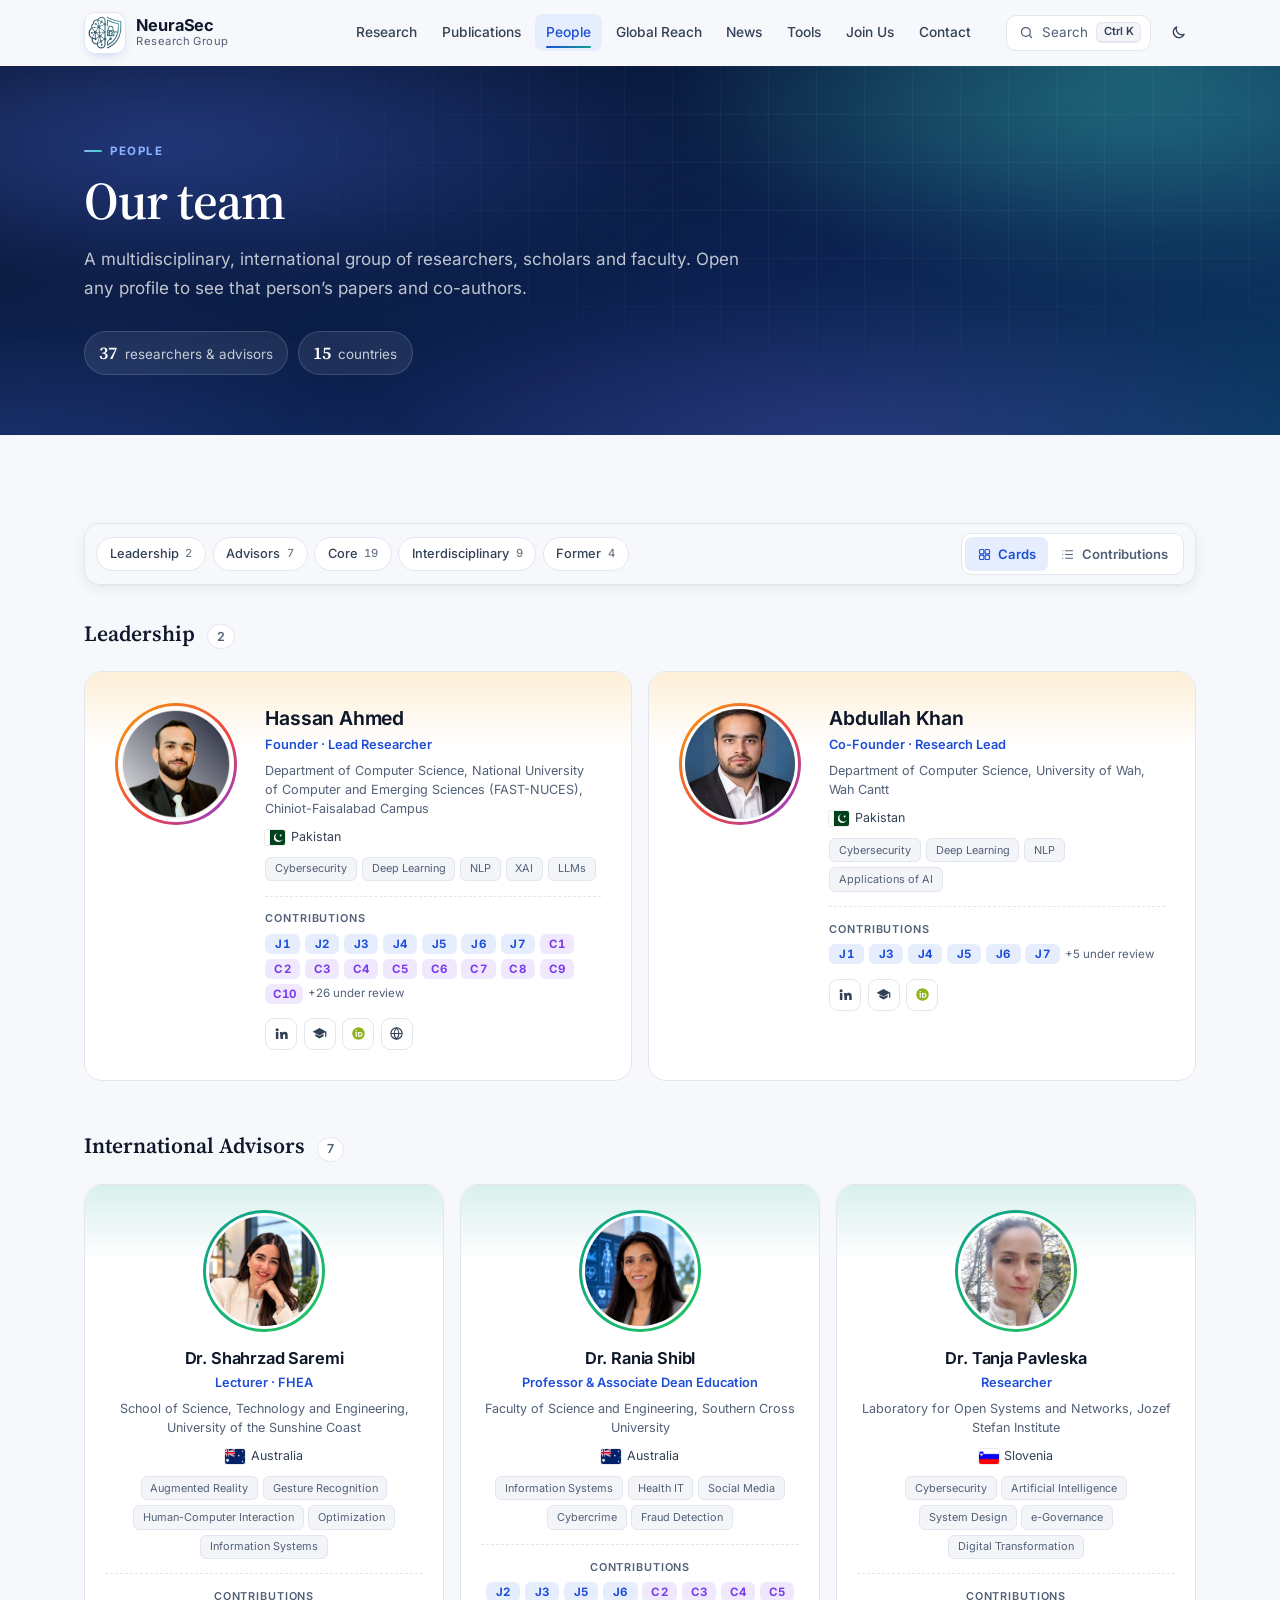
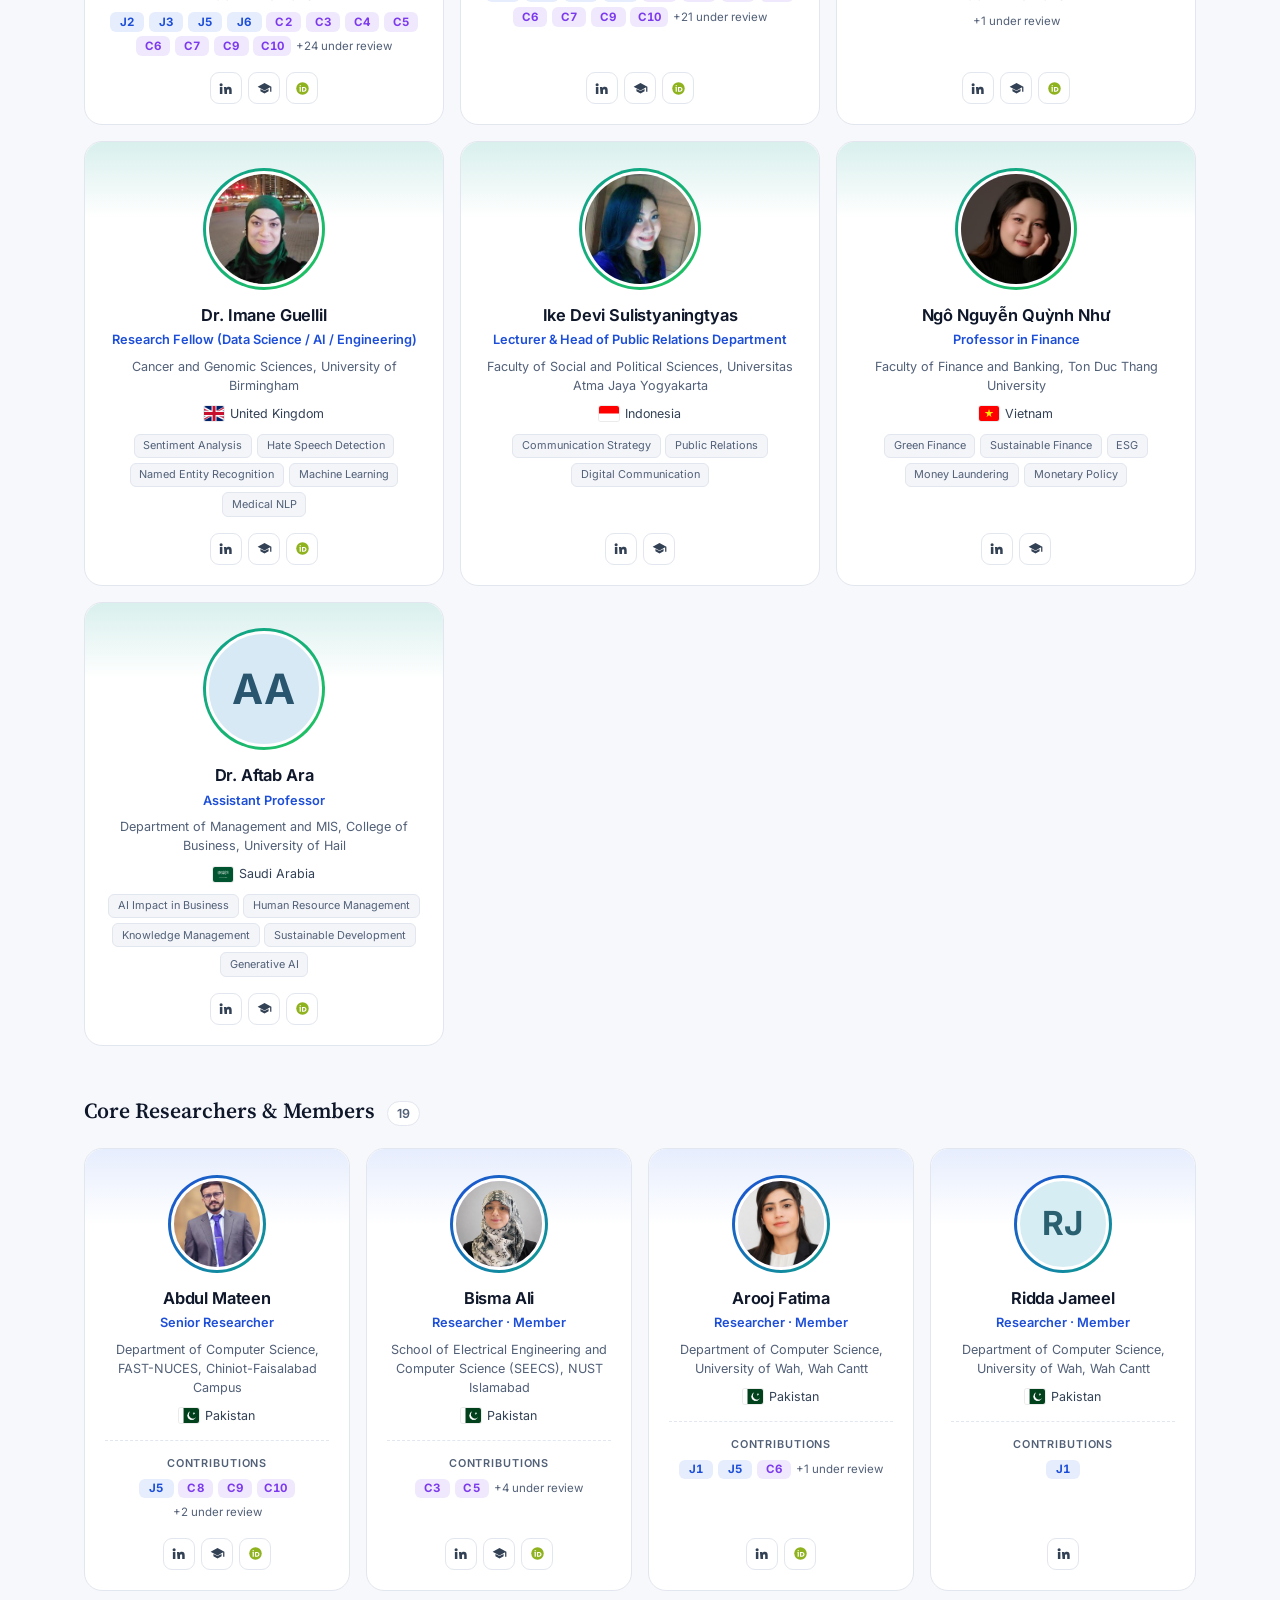
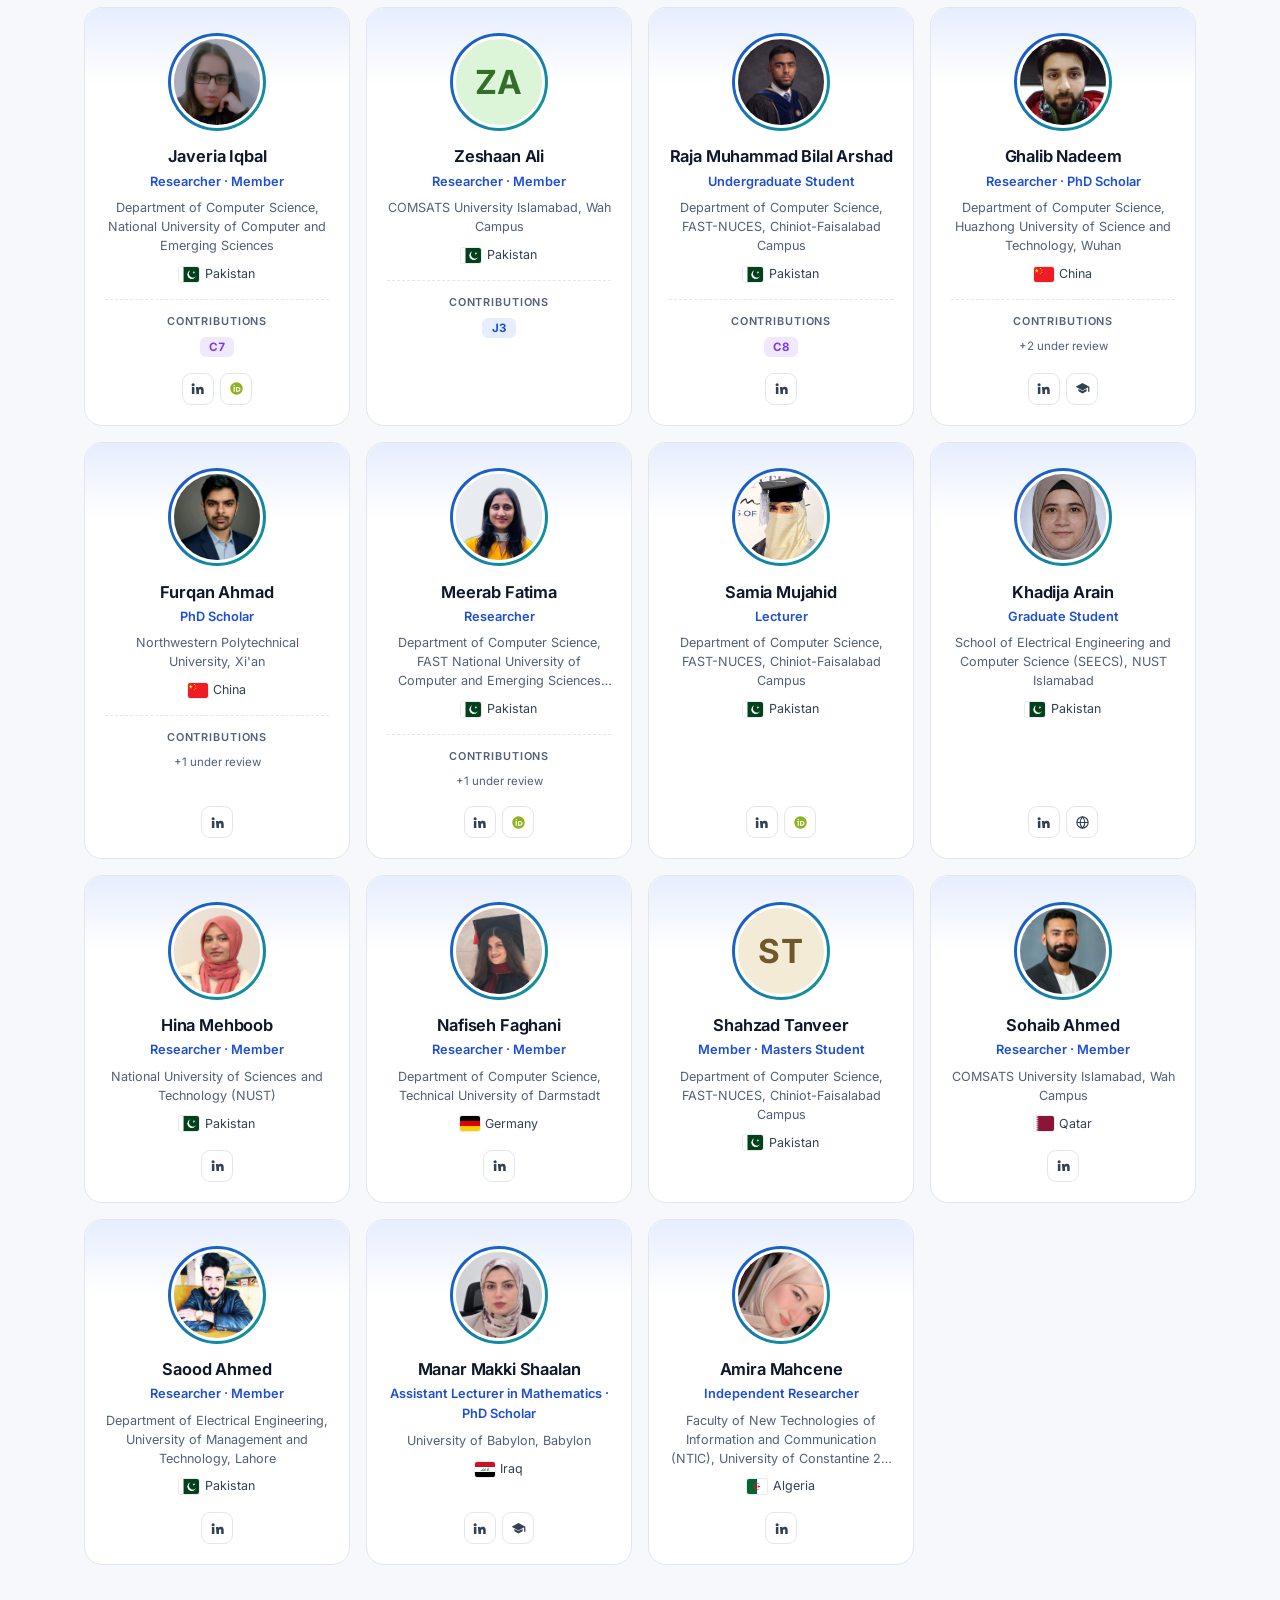
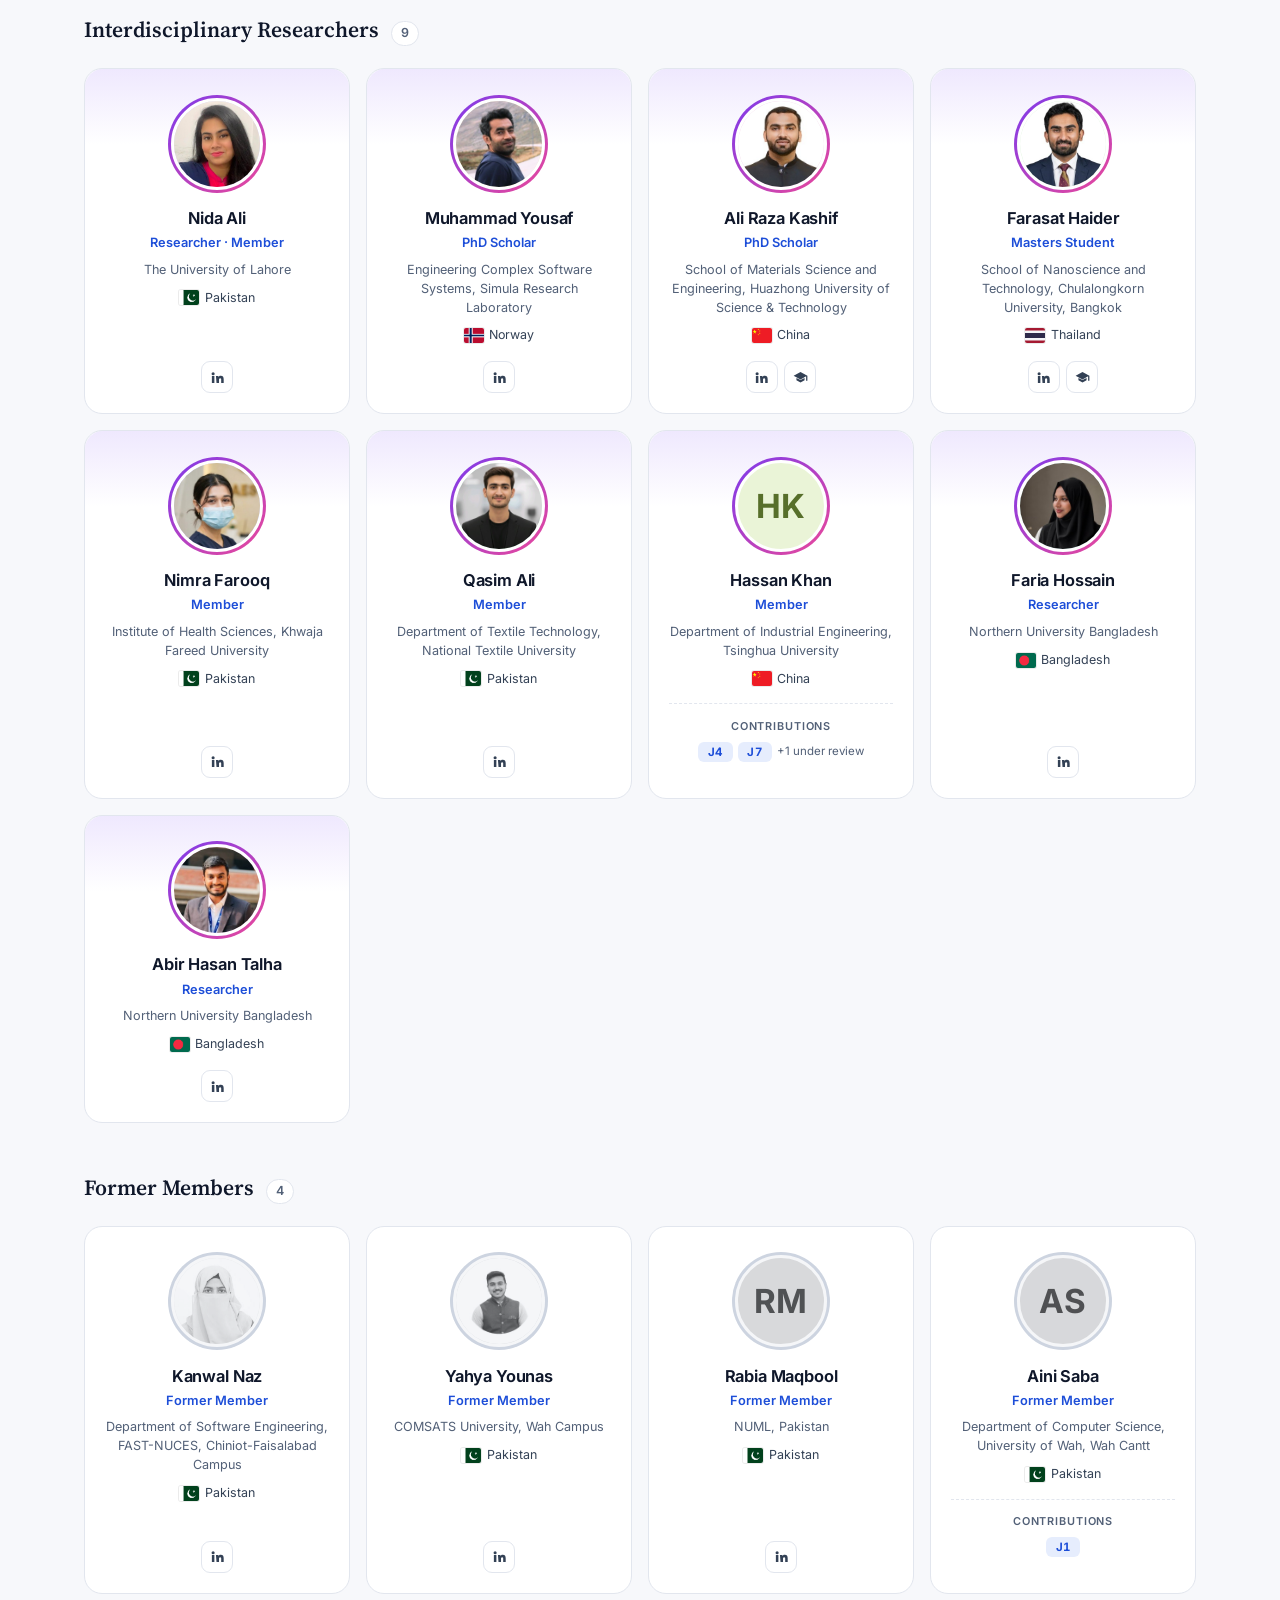
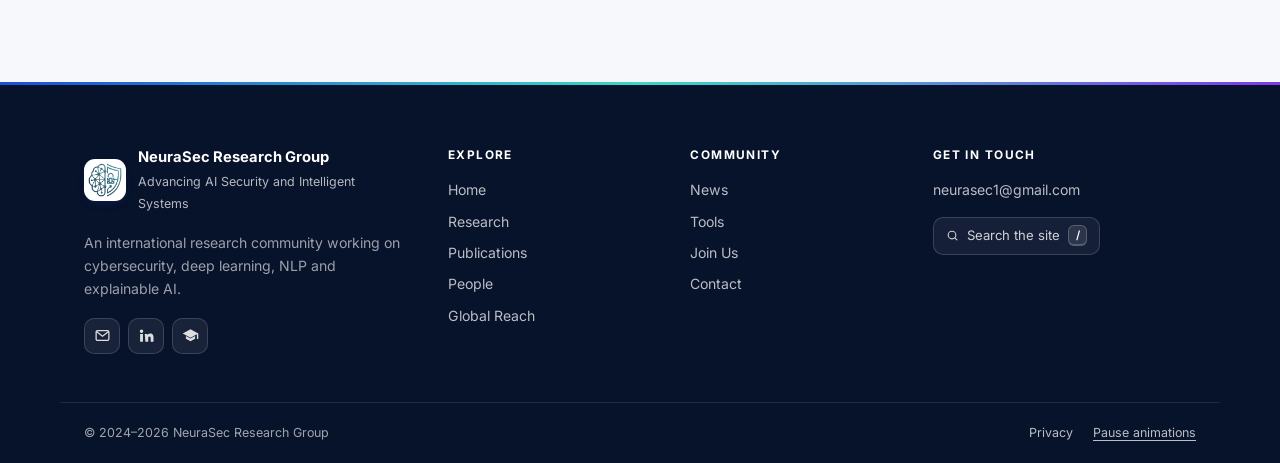
<file: people.html>
<!DOCTYPE html>
<html lang="en">
<head>
  <meta charset="UTF-8" />
  <meta name="viewport" content="width=device-width, initial-scale=1.0" />
  <title>People · NeuraSec Research Group</title>
  <meta name="description" content="Leadership, international advisors and researchers of the NeuraSec Research Group." />
  <meta name="theme-color" content="#07122b" />
  <meta property="og:type" content="website" />
  <meta property="og:site_name" content="NeuraSec Research Group" />
  <meta property="og:title" content="People · NeuraSec Research Group" />
  <meta property="og:description" content="Leadership, international advisors and researchers of the NeuraSec Research Group." />
  <meta property="og:image" content="https://neurasec.github.io/NeuraSec/images/og-image.png" />
  <meta property="og:image:width" content="1200" />
  <meta property="og:image:height" content="630" />
  <meta property="og:image:alt" content="NeuraSec Research Group - Advancing AI Security and Intelligent Systems" />
  <meta property="og:locale" content="en_GB" />
  <meta name="twitter:card" content="summary_large_image" />
  <link rel="icon" type="image/png" href="images/logo.png" />
  <link rel="apple-touch-icon" href="images/apple-touch-icon.png" />
  <link rel="manifest" href="manifest.webmanifest" />
  <link rel="stylesheet" href="css/neurasec.css" />
  <script src="js/theme-init.js"></script>
</head>
<body data-page="people">

<header id="site-header"></header>

<main>
<section class="page-hero">
  <div class="container">
    <span class="eyebrow">People</span>
    <h1 class="page-hero__title">Our team</h1>
    <p class="page-hero__sub">A multidisciplinary, international group of researchers, scholars and faculty. Open any profile to see that person’s papers and co-authors.</p>
    <div class="page-hero__facts"><span class="page-hero__fact"><b data-count="members">–</b>researchers &amp; advisors</span><span class="page-hero__fact"><b data-count="countries">–</b>countries</span></div>
  </div>
</section>

<section class="section" aria-label="Team members">
  <div class="container">
    <div class="page-tools">
      <nav class="chips" id="groupNav" aria-label="Jump to group"></nav>
      <div class="view-toggle" role="group" aria-label="Choose layout">
        <button type="button" data-view="grid" aria-pressed="true"><svg viewBox="0 0 24 24" aria-hidden="true"><g fill="none" stroke="currentColor" stroke-width="1.8"><rect x="4" y="4" width="7" height="7" rx="1.5"/><rect x="13" y="4" width="7" height="7" rx="1.5"/><rect x="4" y="13" width="7" height="7" rx="1.5"/><rect x="13" y="13" width="7" height="7" rx="1.5"/></g></svg>Cards</button>
        <button type="button" data-view="list" aria-pressed="false"><svg viewBox="0 0 24 24" aria-hidden="true"><path fill="none" stroke="currentColor" stroke-width="1.8" stroke-linecap="round" d="M9 6h11M9 12h11M9 18h11M4.5 6h.01M4.5 12h.01M4.5 18h.01"/></svg>Contributions</button>
      </div>
    </div>
    <div id="teamGroups"></div>
  </div>
</section>
</main>

<footer class="site-footer" id="site-footer"></footer>

<script src="data/members.js"></script>
<script src="data/publications.js"></script>
<script src="data/site.js"></script>
<script src="js/common.js"></script>
<script src="js/pages.js"></script>
</body>
</html>
</file>
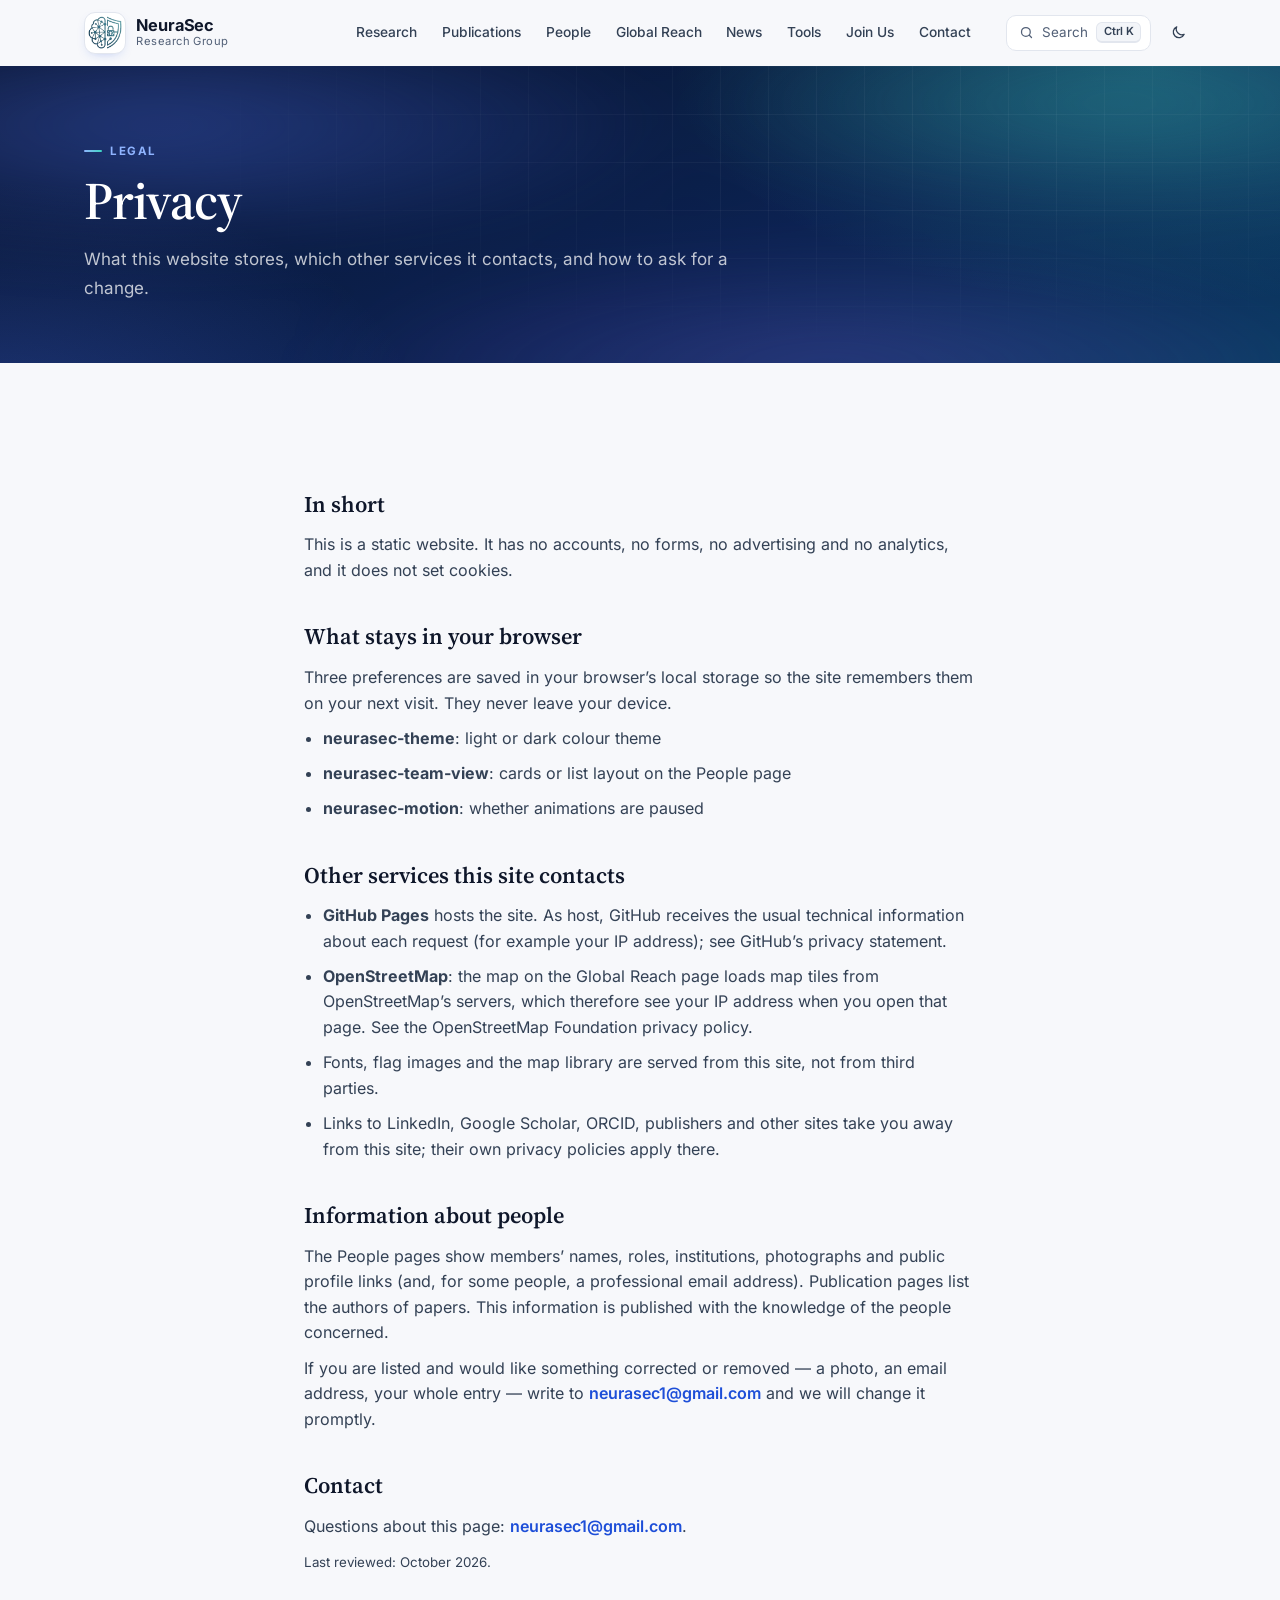
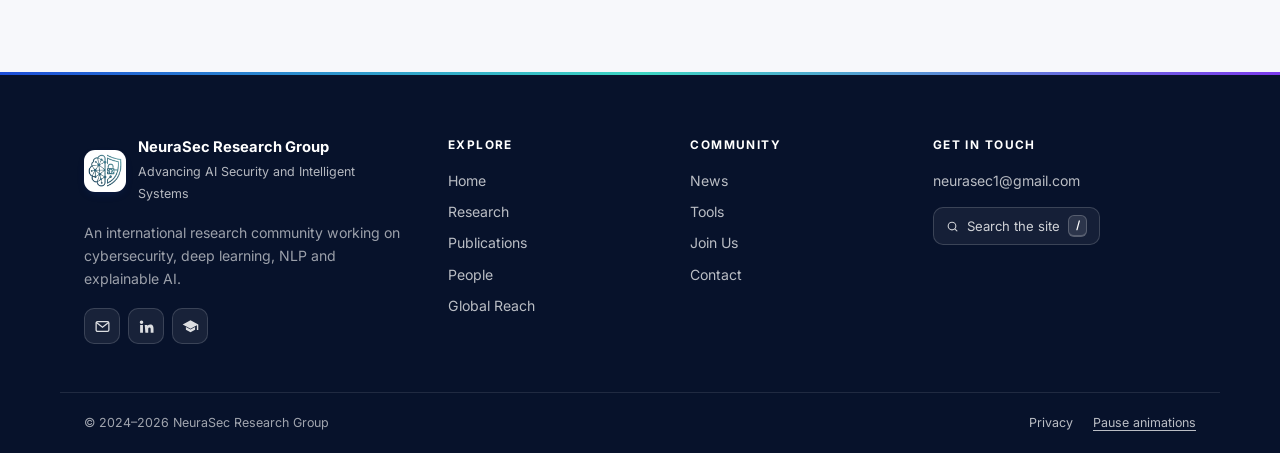
<file: privacy.html>
<!DOCTYPE html>
<html lang="en">
<head>
  <meta charset="UTF-8" />
  <meta name="viewport" content="width=device-width, initial-scale=1.0" />
  <title>Privacy · NeuraSec Research Group</title>
  <meta name="description" content="What the NeuraSec Research Group website stores, which third parties it contacts, and how to ask for changes to personal information." />
  <meta name="theme-color" content="#07122b" />
  <meta property="og:type" content="website" />
  <meta property="og:site_name" content="NeuraSec Research Group" />
  <meta property="og:title" content="Privacy · NeuraSec Research Group" />
  <meta property="og:description" content="What this website stores and which third parties it contacts." />
  <meta property="og:image" content="https://neurasec.github.io/NeuraSec/images/og-image.png" />
  <meta property="og:image:width" content="1200" />
  <meta property="og:image:height" content="630" />
  <meta property="og:image:alt" content="NeuraSec Research Group - Advancing AI Security and Intelligent Systems" />
  <meta property="og:locale" content="en_GB" />
  <meta name="twitter:card" content="summary_large_image" />
  <link rel="icon" type="image/png" href="images/logo.png" />
  <link rel="apple-touch-icon" href="images/apple-touch-icon.png" />
  <link rel="manifest" href="manifest.webmanifest" />
  <link rel="stylesheet" href="css/neurasec.css" />
  <script src="js/theme-init.js"></script>
</head>
<body data-page="privacy">

<header id="site-header"></header>

<main>
<section class="page-hero">
  <div class="container">
    <span class="eyebrow">Legal</span>
    <h1 class="page-hero__title">Privacy</h1>
    <p class="page-hero__sub">What this website stores, which other services it contacts, and how to ask for a change.</p>
  </div>
</section>

<section class="section" aria-label="Privacy information">
  <div class="container prose">
    <h2>In short</h2>
    <p>This is a static website. It has no accounts, no forms, no advertising and no analytics, and it does not set cookies.</p>

    <h2>What stays in your browser</h2>
    <p>Three preferences are saved in your browser&rsquo;s local storage so the site remembers them on your next visit. They never leave your device.</p>
    <ul>
      <li><strong>neurasec-theme</strong>: light or dark colour theme</li>
      <li><strong>neurasec-team-view</strong>: cards or list layout on the People page</li>
      <li><strong>neurasec-motion</strong>: whether animations are paused</li>
    </ul>

    <h2>Other services this site contacts</h2>
    <ul>
      <li><strong>GitHub Pages</strong> hosts the site. As host, GitHub receives the usual technical information about each request (for example your IP address); see GitHub&rsquo;s privacy statement.</li>
      <li><strong>OpenStreetMap</strong>: the map on the Global Reach page loads map tiles from OpenStreetMap&rsquo;s servers, which therefore see your IP address when you open that page. See the OpenStreetMap Foundation privacy policy.</li>
      <li>Fonts, flag images and the map library are served from this site, not from third parties.</li>
      <li>Links to LinkedIn, Google Scholar, ORCID, publishers and other sites take you away from this site; their own privacy policies apply there.</li>
    </ul>

    <h2>Information about people</h2>
    <p>The People pages show members&rsquo; names, roles, institutions, photographs and public profile links (and, for some people, a professional email address). Publication pages list the authors of papers. This information is published with the knowledge of the people concerned.</p>
    <p>If you are listed and would like something corrected or removed &mdash; a photo, an email address, your whole entry &mdash; write to <a href="mailto:neurasec1@gmail.com">neurasec1@gmail.com</a> and we will change it promptly.</p>

    <h2>Contact</h2>
    <p>Questions about this page: <a href="mailto:neurasec1@gmail.com">neurasec1@gmail.com</a>.</p>
    <p><small>Last reviewed: October 2026.</small></p>
  </div>
</section>
</main>

<footer class="site-footer" id="site-footer"></footer>

<script src="data/members.js"></script>
<script src="data/publications.js"></script>
<script src="data/site.js"></script>
<script src="js/common.js"></script>
<script src="js/pages.js"></script>
</body>
</html>
</file>
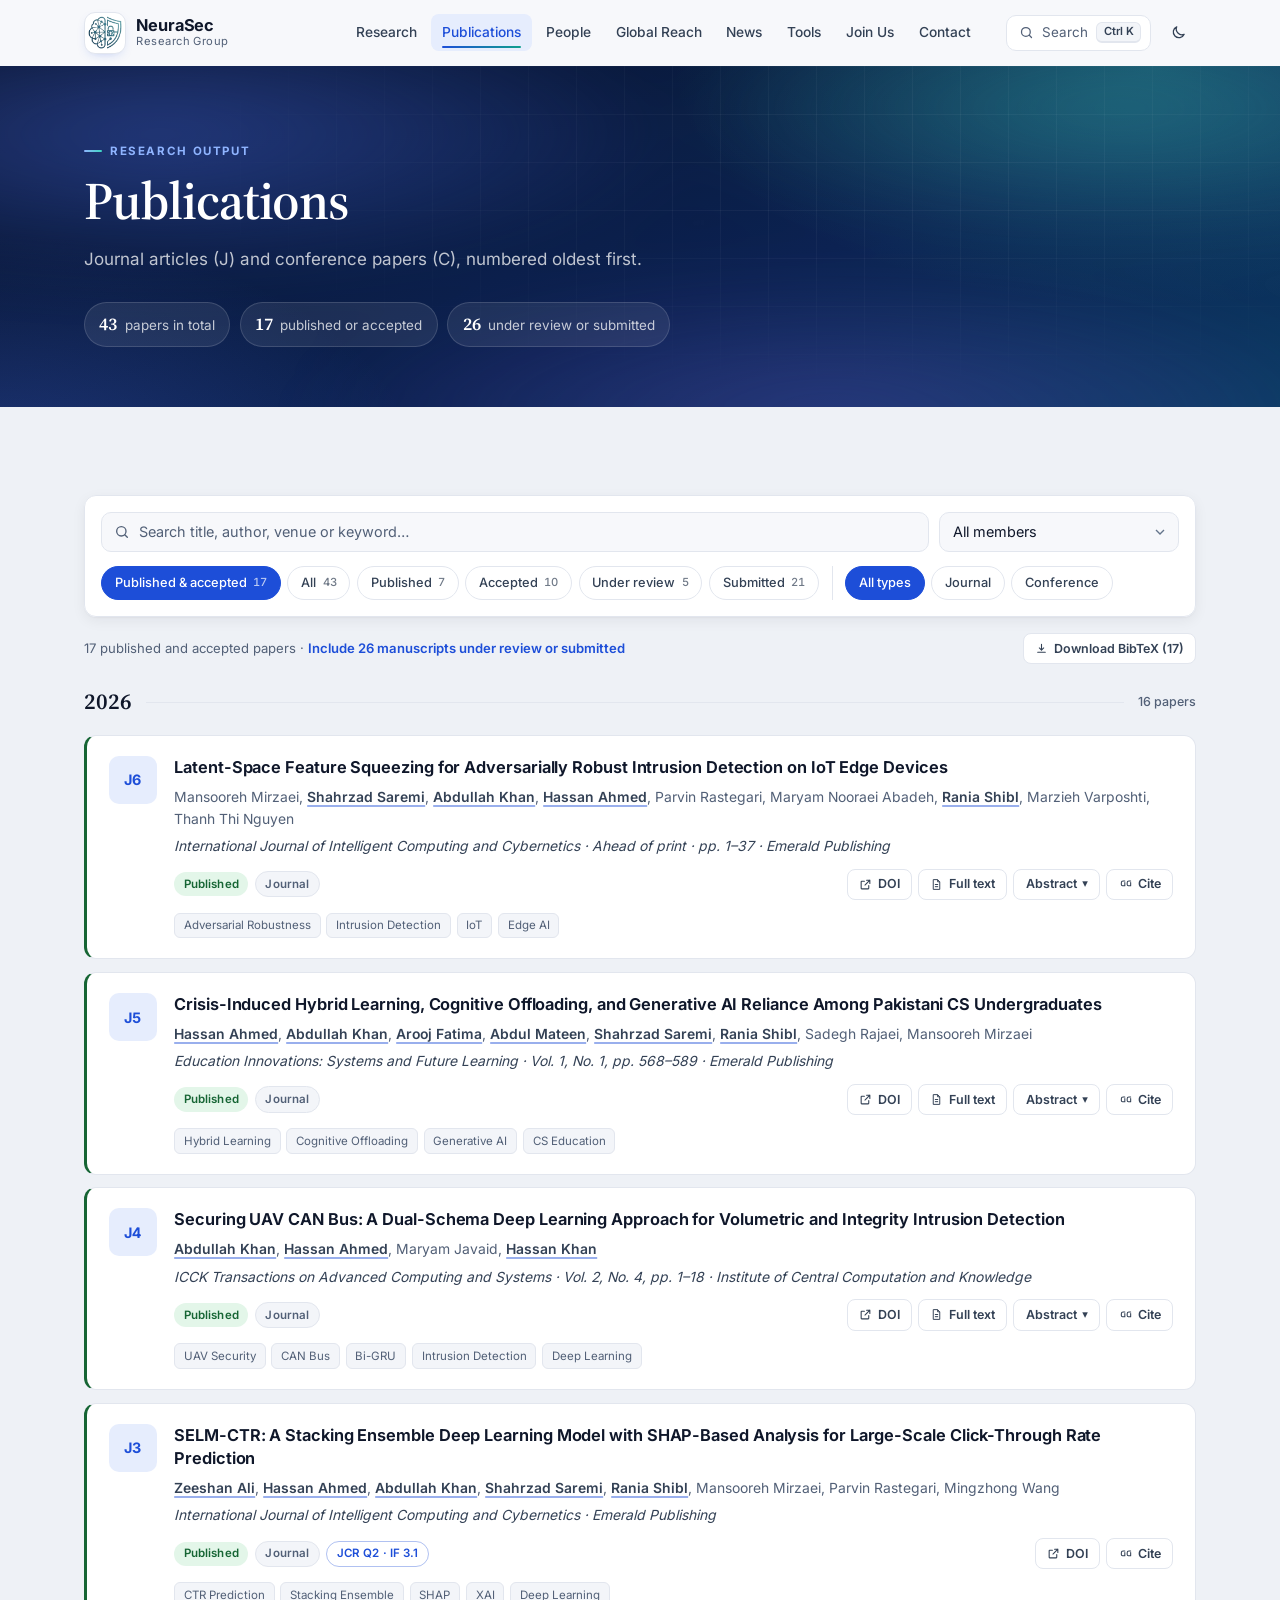
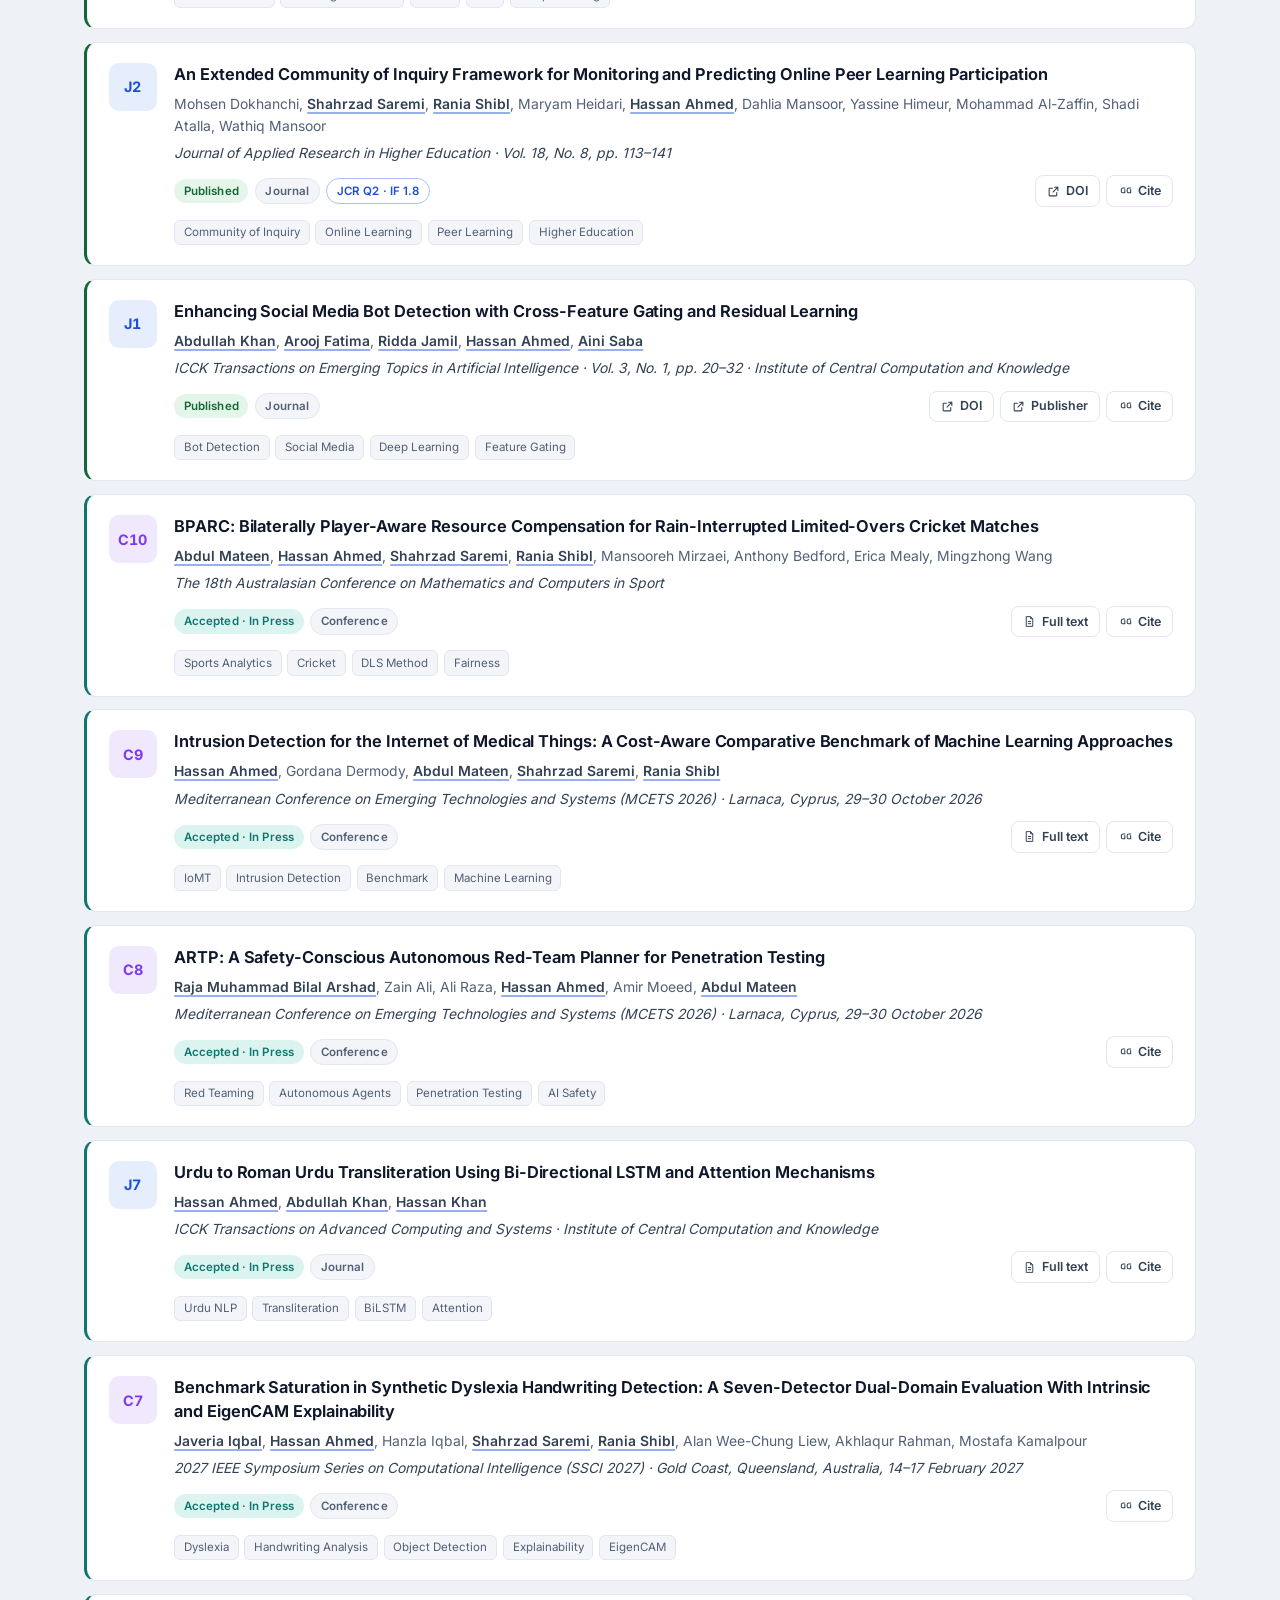
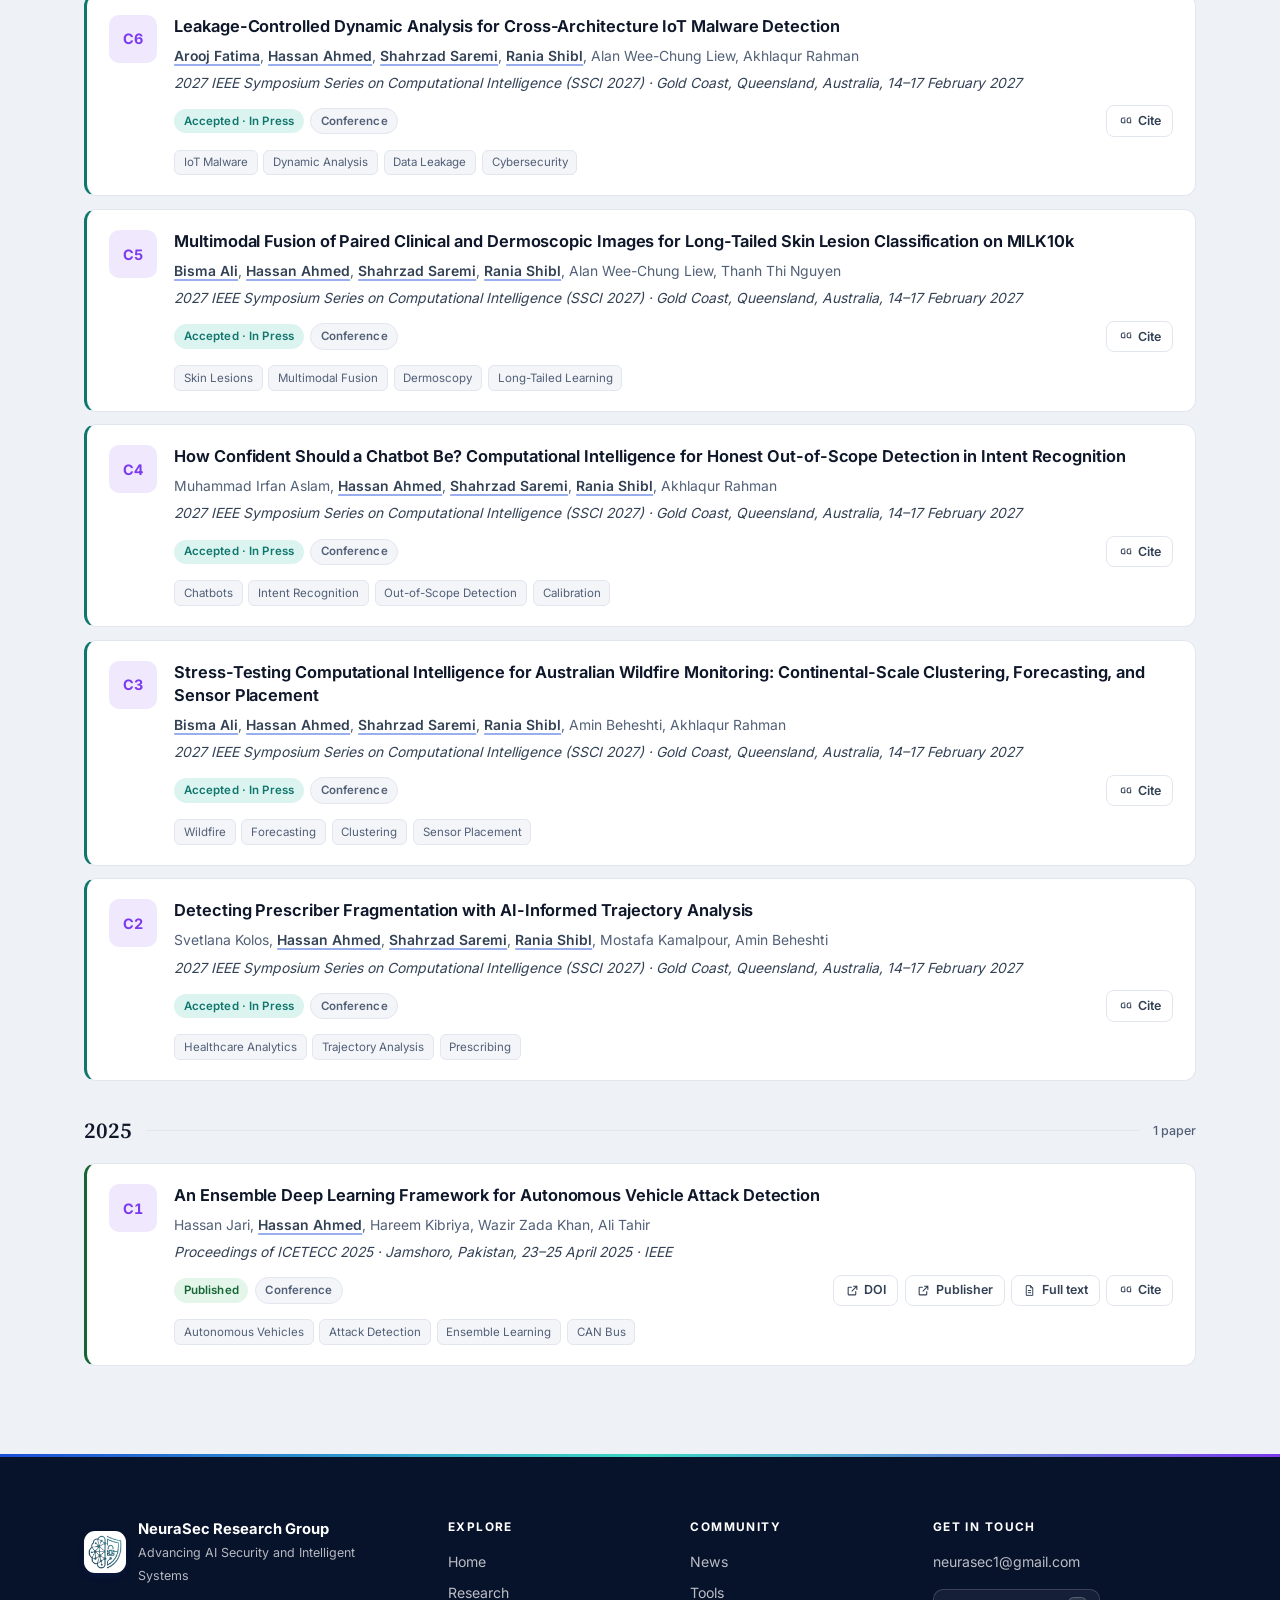
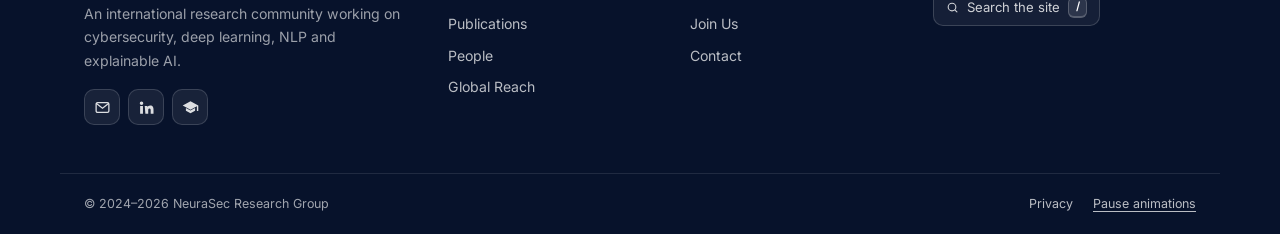
<file: publications.html>
<!DOCTYPE html>
<html lang="en">
<head>
  <meta charset="UTF-8" />
  <meta name="viewport" content="width=device-width, initial-scale=1.0" />
  <title>Publications · NeuraSec Research Group</title>
  <meta name="description" content="Peer-reviewed journal articles and conference papers by NeuraSec Research Group members." />
  <meta name="theme-color" content="#07122b" />
  <meta property="og:type" content="website" />
  <meta property="og:site_name" content="NeuraSec Research Group" />
  <meta property="og:title" content="Publications · NeuraSec Research Group" />
  <meta property="og:description" content="Peer-reviewed journal articles and conference papers by NeuraSec Research Group members." />
  <meta property="og:image" content="https://neurasec.github.io/NeuraSec/images/og-image.png" />
  <meta property="og:image:width" content="1200" />
  <meta property="og:image:height" content="630" />
  <meta property="og:image:alt" content="NeuraSec Research Group - Advancing AI Security and Intelligent Systems" />
  <meta property="og:locale" content="en_GB" />
  <meta name="twitter:card" content="summary_large_image" />
  <link rel="icon" type="image/png" href="images/logo.png" />
  <link rel="apple-touch-icon" href="images/apple-touch-icon.png" />
  <link rel="manifest" href="manifest.webmanifest" />
  <link rel="stylesheet" href="css/neurasec.css" />
  <script src="js/theme-init.js"></script>
</head>
<body data-page="publications">

<header id="site-header"></header>

<main>
<section class="page-hero">
  <div class="container">
    <span class="eyebrow">Research output</span>
    <h1 class="page-hero__title">Publications</h1>
    <p class="page-hero__sub">Journal articles (J) and conference papers (C), numbered oldest first.</p>
    <div class="page-hero__facts"><span class="page-hero__fact"><b data-count="papers">–</b>papers in total</span><span class="page-hero__fact"><b data-count="peer">–</b>published or accepted</span><span class="page-hero__fact"><b data-count="pipeline">–</b>under review or submitted</span></div>
  </div>
</section>

<section class="section section--alt" aria-label="Publication list">
  <div class="container">
    <div class="toolbar" role="search">
      <div class="toolbar__row">
        <label class="search">
          <span class="sr-only">Search publications</span>
          <svg viewBox="0 0 24 24" aria-hidden="true"><g fill="none" stroke="currentColor" stroke-width="2" stroke-linecap="round"><circle cx="11" cy="11" r="7"/><path d="m20 20-3.5-3.5"/></g></svg>
          <input type="search" id="pubSearch" placeholder="Search title, author, venue or keyword…" autocomplete="off" />
        </label>
        <label class="sr-only" for="pubMember">Filter by member</label>
        <select class="select" id="pubMember"></select>
      </div>
      <div class="toolbar__row">
        <div class="chips" id="pubStatus" role="group" aria-label="Filter by status"></div>
        <span class="chips__sep" aria-hidden="true"></span>
        <div class="chips" id="pubType" role="group" aria-label="Filter by type"></div>
      </div>
    </div>
    <div class="result-row">
      <p class="result-note" id="pubNote" aria-live="polite"></p>
      <button type="button" class="pub__link" id="pubExport" title="Download the papers shown below as a .bib file"><svg viewBox="0 0 24 24" aria-hidden="true"><path fill="none" stroke="currentColor" stroke-width="2" stroke-linecap="round" stroke-linejoin="round" d="M12 4v11m0 0-4-4m4 4 4-4M5 19h14"/></svg><span>Download BibTeX</span></button>
    </div>
    <div id="pubList"></div>
  </div>
</section>
</main>

<footer class="site-footer" id="site-footer"></footer>

<script src="data/members.js"></script>
<script src="data/publications.js"></script>
<script src="data/site.js"></script>
<script src="js/common.js"></script>
<script src="js/pages.js"></script>
</body>
</html>
</file>
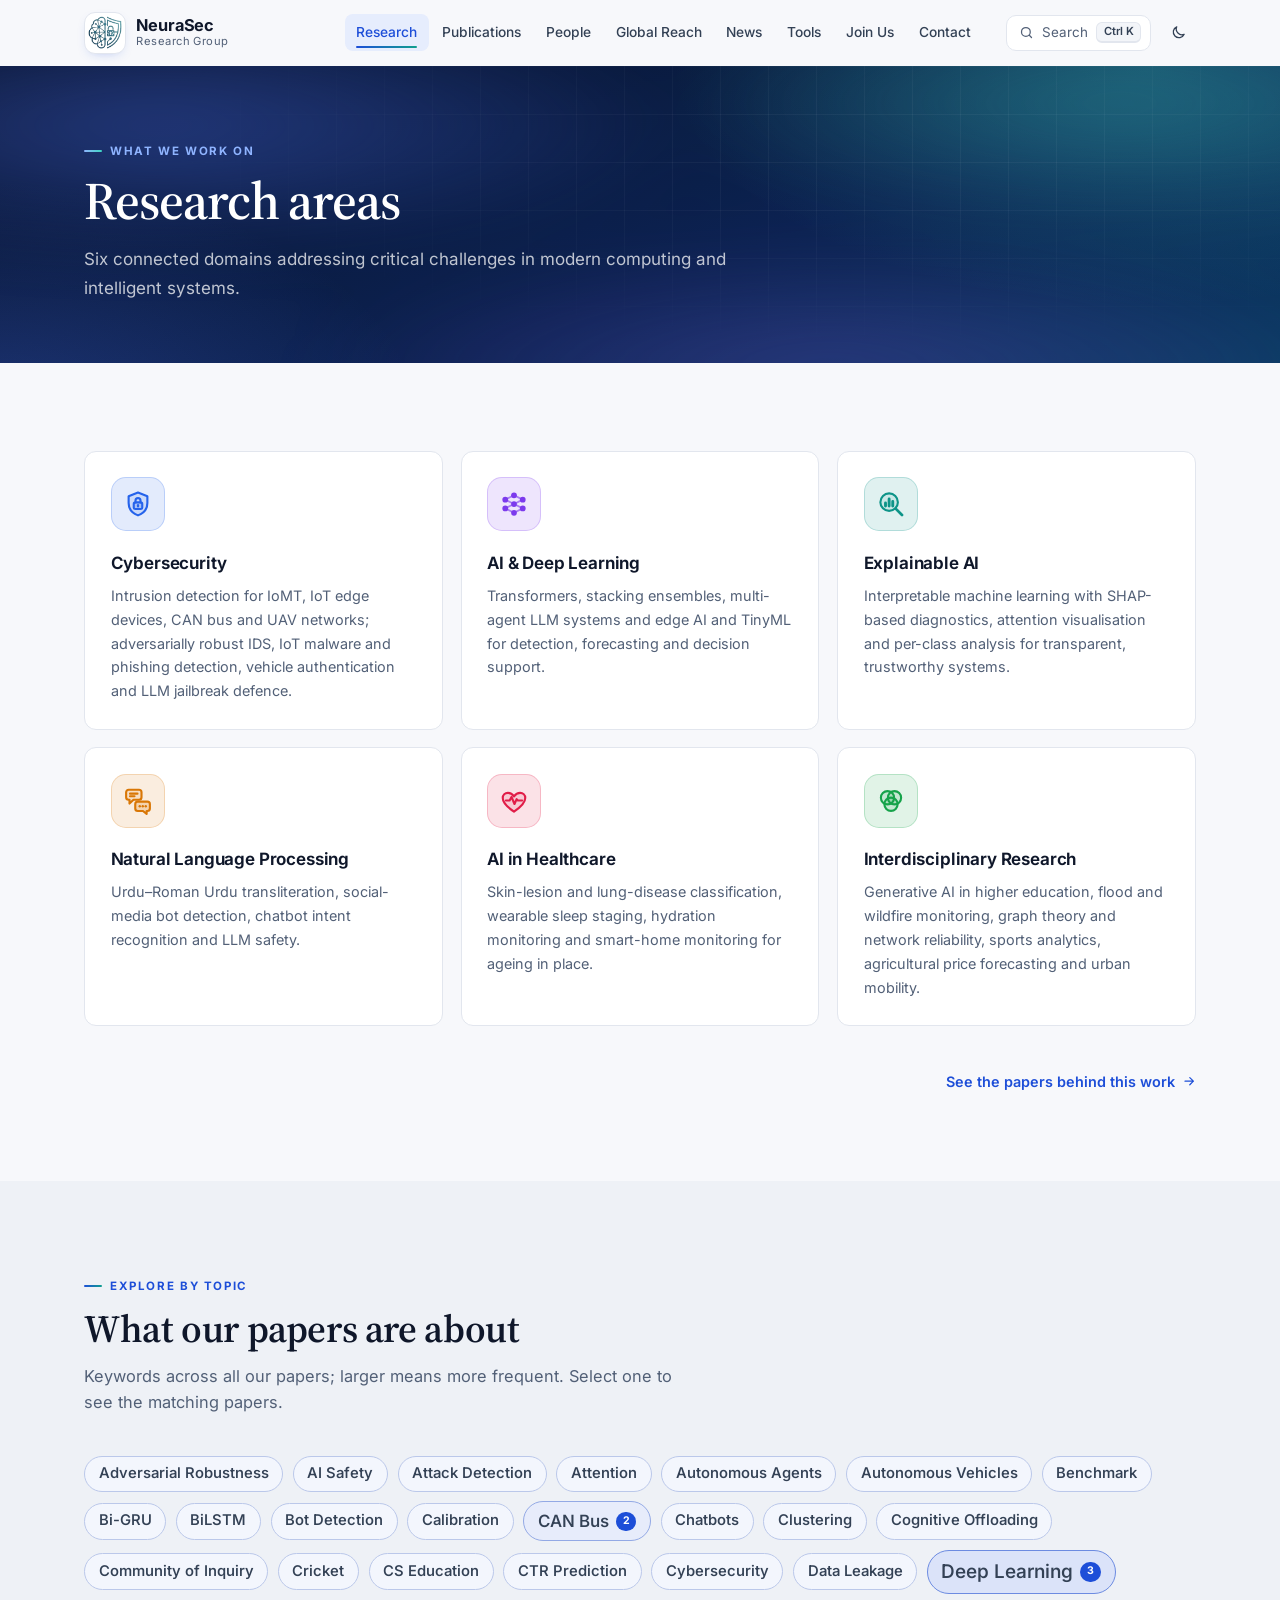
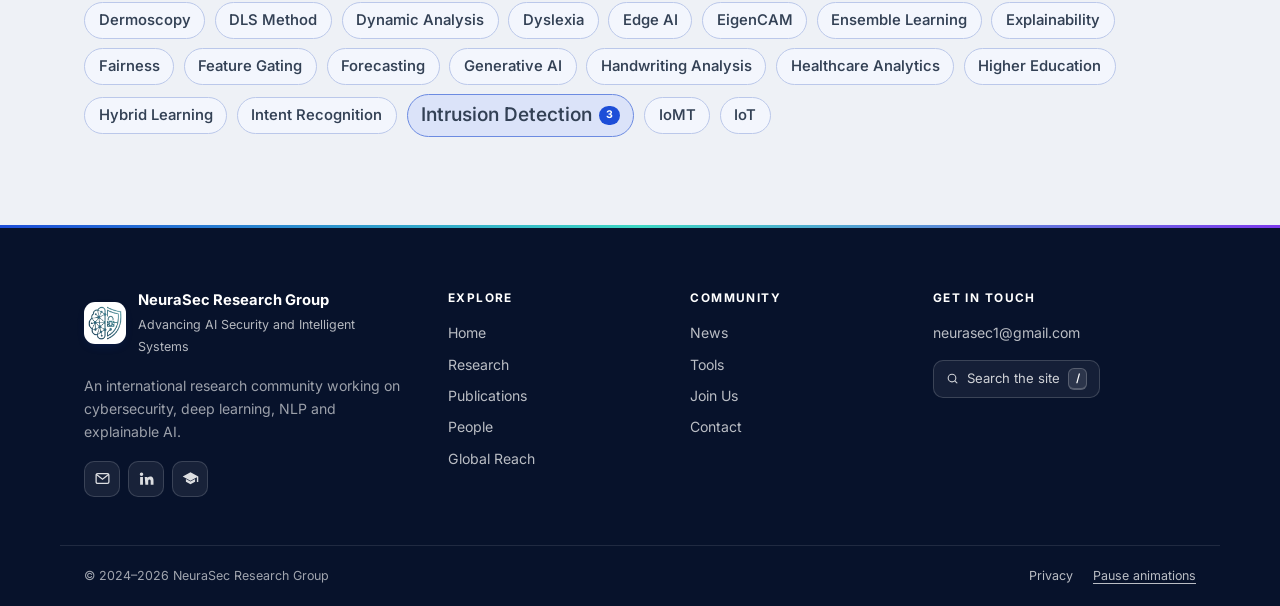
<file: research.html>
<!DOCTYPE html>
<html lang="en">
<head>
  <meta charset="UTF-8" />
  <meta name="viewport" content="width=device-width, initial-scale=1.0" />
  <title>Research · NeuraSec Research Group</title>
  <meta name="description" content="NeuraSec research areas: cybersecurity, AI and deep learning, explainable AI, NLP, AI in healthcare and interdisciplinary research." />
  <meta name="theme-color" content="#07122b" />
  <meta property="og:type" content="website" />
  <meta property="og:site_name" content="NeuraSec Research Group" />
  <meta property="og:title" content="Research · NeuraSec Research Group" />
  <meta property="og:description" content="NeuraSec research areas: cybersecurity, AI and deep learning, explainable AI, NLP, AI in healthcare and interdisciplinary research." />
  <meta property="og:image" content="https://neurasec.github.io/NeuraSec/images/og-image.png" />
  <meta property="og:image:width" content="1200" />
  <meta property="og:image:height" content="630" />
  <meta property="og:image:alt" content="NeuraSec Research Group - Advancing AI Security and Intelligent Systems" />
  <meta property="og:locale" content="en_GB" />
  <meta name="twitter:card" content="summary_large_image" />
  <link rel="icon" type="image/png" href="images/logo.png" />
  <link rel="apple-touch-icon" href="images/apple-touch-icon.png" />
  <link rel="manifest" href="manifest.webmanifest" />
  <link rel="stylesheet" href="css/neurasec.css" />
  <script src="js/theme-init.js"></script>
</head>
<body data-page="research">

<header id="site-header"></header>

<main>
<section class="page-hero">
  <div class="container">
    <span class="eyebrow">What we work on</span>
    <h1 class="page-hero__title">Research areas</h1>
    <p class="page-hero__sub">Six connected domains addressing critical challenges in modern computing and intelligent systems.</p>
  </div>
</section>

<section class="section" aria-label="Research areas">
  <div class="container">
    <h2 class="sr-only">Research areas</h2>
    <div class="areas">
      <article class="area reveal">
        <div class="area__icon"><svg viewBox="0 0 24 24" aria-hidden="true"><g fill="none" stroke="currentColor" stroke-width="1.7" stroke-linecap="round" stroke-linejoin="round"><path d="M12 2.8 4.5 5.8v5.4c0 4.6 3.1 8.2 7.5 9.9 4.4-1.7 7.5-5.3 7.5-9.9V5.8z" fill="currentColor" fill-opacity=".12"/><rect x="8.6" y="10.7" width="6.8" height="5.3" rx="1.3" fill="currentColor" fill-opacity=".22"/><path d="M10 10.7V9.3a2 2 0 0 1 4 0v1.4"/><path d="M12 12.9v1.1"/></g></svg></div>
        <h3 class="area__title">Cybersecurity</h3>
        <p class="area__desc">Intrusion detection for IoMT, IoT edge devices, CAN bus and UAV networks; adversarially robust IDS, IoT malware and phishing detection, vehicle authentication and LLM jailbreak defence.</p>
      </article>
      <article class="area reveal">
        <div class="area__icon"><svg viewBox="0 0 24 24" aria-hidden="true"><path d="M5 8.5 12 5M5 8.5 12 12M5 15.5 12 12M5 15.5 12 19M12 5l7 3.5M12 12l7-3.5M12 12l7 3.5M12 19l7-3.5" fill="none" stroke="currentColor" stroke-width="1.5" stroke-linecap="round" opacity=".6"/><g fill="currentColor"><circle cx="5" cy="8.5" r="2.3"/><circle cx="5" cy="15.5" r="2.3"/><circle cx="12" cy="5" r="2.3"/><circle cx="12" cy="12" r="2.3"/><circle cx="12" cy="19" r="2.3"/><circle cx="19" cy="8.5" r="2.3"/><circle cx="19" cy="15.5" r="2.3"/></g></svg></div>
        <h3 class="area__title">AI &amp; Deep Learning</h3>
        <p class="area__desc">Transformers, stacking ensembles, multi-agent LLM systems and edge AI and TinyML for detection, forecasting and decision support.</p>
      </article>
      <article class="area reveal">
        <div class="area__icon"><svg viewBox="0 0 24 24" aria-hidden="true"><g fill="none" stroke="currentColor" stroke-width="1.7" stroke-linecap="round" stroke-linejoin="round"><circle cx="10.5" cy="10.5" r="7" fill="currentColor" fill-opacity=".1"/><path d="m15.7 15.7 5.1 5.1" stroke-width="2.2"/><path d="M7.6 13.6v-2.4M10.5 13.6V7.9M13.4 13.6v-3.7" stroke-width="2.3"/></g></svg></div>
        <h3 class="area__title">Explainable AI</h3>
        <p class="area__desc">Interpretable machine learning with SHAP-based diagnostics, attention visualisation and per-class analysis for transparent, trustworthy systems.</p>
      </article>
      <article class="area reveal">
        <div class="area__icon"><svg viewBox="0 0 24 24" aria-hidden="true"><g fill="none" stroke="currentColor" stroke-width="1.7" stroke-linecap="round" stroke-linejoin="round"><path d="M4.5 3h8.3A2 2 0 0 1 14.8 5v4a2 2 0 0 1-2 2H8.4L5.2 14v-3h-.7A2 2 0 0 1 2.5 9V5a2 2 0 0 1 2-2z" fill="currentColor" fill-opacity=".12"/><path d="M5.6 6.1h6M5.6 8.2h3.6"/><path d="M11.8 12.5h7.7a2 2 0 0 1 2 2V18a2 2 0 0 1-2 2h-.6v2.4L16 20h-4.2a2 2 0 0 1-2-2v-3.5a2 2 0 0 1 2-2z" fill="currentColor" fill-opacity=".22"/></g><g fill="currentColor"><circle cx="13.4" cy="16.2" r=".95"/><circle cx="15.8" cy="16.2" r=".95"/><circle cx="18.2" cy="16.2" r=".95"/></g></svg></div>
        <h3 class="area__title">Natural Language Processing</h3>
        <p class="area__desc">Urdu–Roman Urdu transliteration, social-media bot detection, chatbot intent recognition and LLM safety.</p>
      </article>
      <article class="area reveal">
        <div class="area__icon"><svg viewBox="0 0 24 24" aria-hidden="true"><g fill="none" stroke="currentColor" stroke-width="1.7" stroke-linecap="round" stroke-linejoin="round"><path d="M12 20.5C6.2 16.6 3 13.5 3 9.6 3 7.2 4.9 5.5 7.1 5.5c1.9 0 3.7 1.1 4.9 2.8 1.2-1.7 3-2.8 4.9-2.8C19.1 5.5 21 7.2 21 9.6c0 3.9-3.2 7-9 10.9z" fill="currentColor" fill-opacity=".12"/><path d="M5.5 11.6h3l1.5-2.8 2.4 5.6 1.7-3.9 1 1.1h3.4"/></g></svg></div>
        <h3 class="area__title">AI in Healthcare</h3>
        <p class="area__desc">Skin-lesion and lung-disease classification, wearable sleep staging, hydration monitoring and smart-home monitoring for ageing in place.</p>
      </article>
      <article class="area reveal">
        <div class="area__icon"><svg viewBox="0 0 24 24" aria-hidden="true"><g fill="currentColor" fill-opacity=".14" stroke="currentColor" stroke-width="1.7"><circle cx="9.2" cy="9.4" r="5.3"/><circle cx="14.8" cy="9.4" r="5.3"/><circle cx="12" cy="14.6" r="5.3"/></g></svg></div>
        <h3 class="area__title">Interdisciplinary Research</h3>
        <p class="area__desc">Generative AI in higher education, flood and wildfire monitoring, graph theory and network reliability, sports analytics, agricultural price forecasting and urban mobility.</p>
      </article>
    </div>
    <div class="section-foot"><a class="more-link" href="publications.html">See the papers behind this work <svg viewBox="0 0 24 24" aria-hidden="true"><path fill="none" stroke="currentColor" stroke-width="2" stroke-linecap="round" stroke-linejoin="round" d="M5 12h14M13 6l6 6-6 6"/></svg></a></div>
  </div>
</section>

<section class="section section--alt" id="topics" aria-labelledby="topics-heading">
  <div class="container">
    <div class="section-head reveal">
      <span class="eyebrow">Explore by topic</span>
      <h2 class="section-title" id="topics-heading">What our papers are about</h2>
      <p class="section-sub">Keywords across all our papers; larger means more frequent. Select one to see the matching papers.</p>
    </div>
    <div class="topics" id="topicCloud"></div>
  </div>
</section>
</main>

<footer class="site-footer" id="site-footer"></footer>

<script src="data/members.js"></script>
<script src="data/publications.js"></script>
<script src="data/site.js"></script>
<script src="js/common.js"></script>
<script src="js/pages.js"></script>
</body>
</html>
</file>
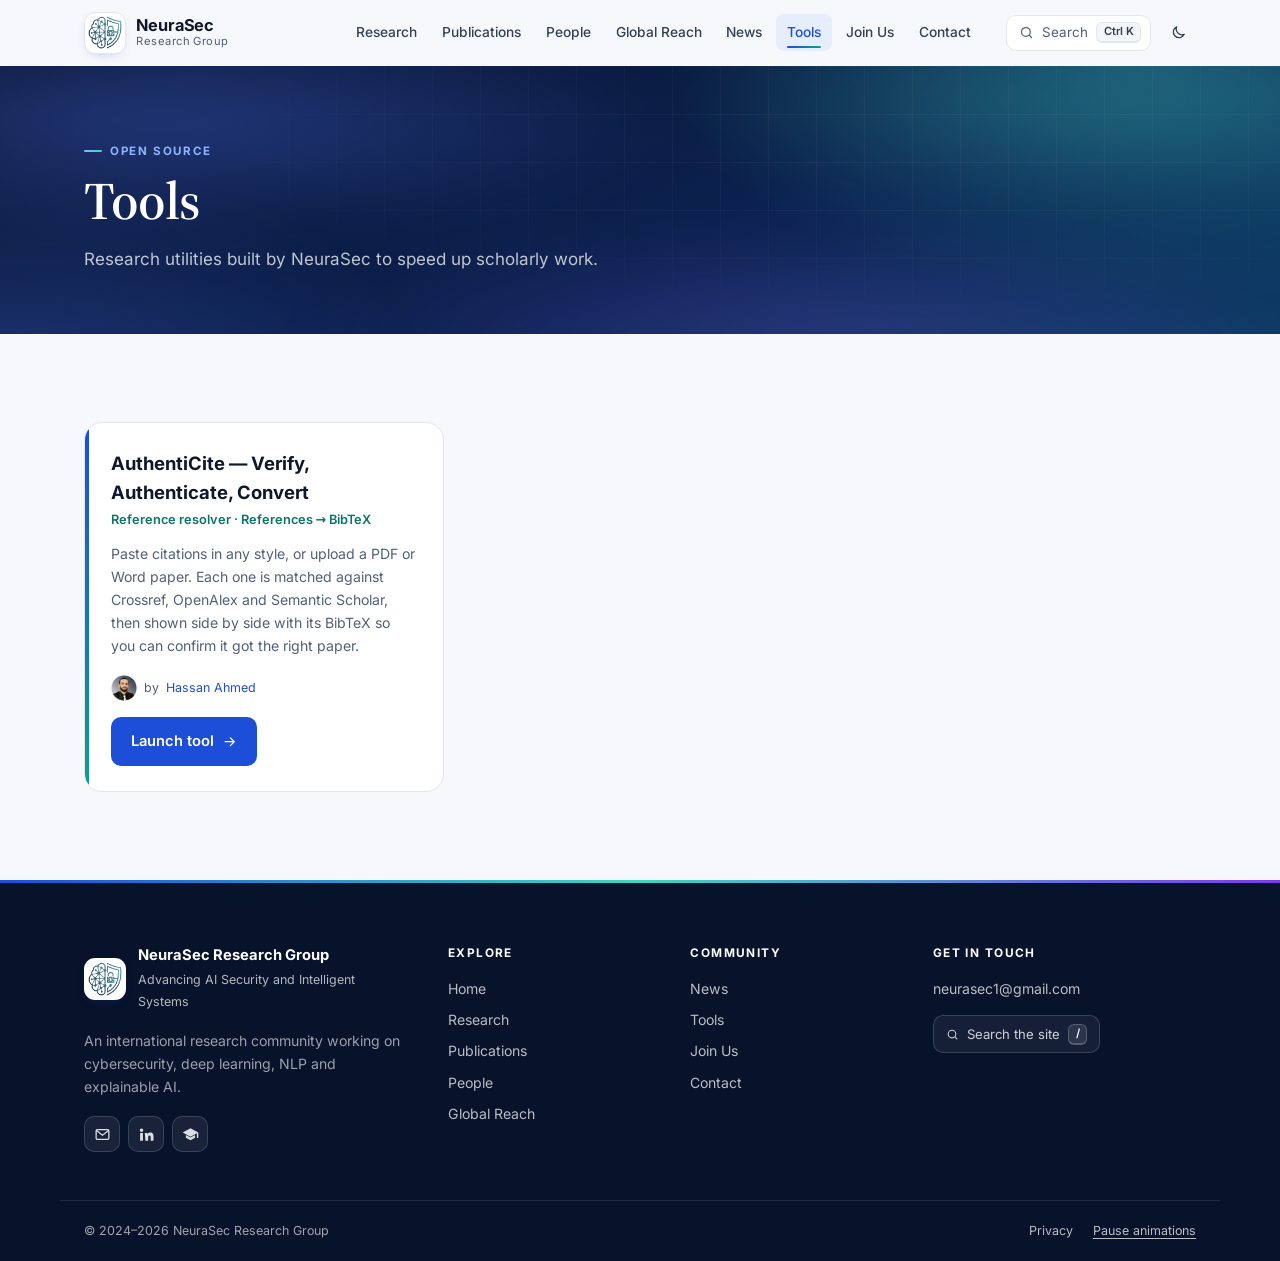
<file: tools.html>
<!DOCTYPE html>
<html lang="en">
<head>
  <meta charset="UTF-8" />
  <meta name="viewport" content="width=device-width, initial-scale=1.0" />
  <title>Tools · NeuraSec Research Group</title>
  <meta name="description" content="Research utilities built by NeuraSec: AuthentiCite resolves citations to verified BibTeX." />
  <meta name="theme-color" content="#07122b" />
  <meta property="og:type" content="website" />
  <meta property="og:site_name" content="NeuraSec Research Group" />
  <meta property="og:title" content="Tools · NeuraSec Research Group" />
  <meta property="og:description" content="Research utilities built by NeuraSec: AuthentiCite resolves citations to verified BibTeX." />
  <meta property="og:image" content="https://neurasec.github.io/NeuraSec/images/og-image.png" />
  <meta property="og:image:width" content="1200" />
  <meta property="og:image:height" content="630" />
  <meta property="og:image:alt" content="NeuraSec Research Group - Advancing AI Security and Intelligent Systems" />
  <meta property="og:locale" content="en_GB" />
  <meta name="twitter:card" content="summary_large_image" />
  <link rel="icon" type="image/png" href="images/logo.png" />
  <link rel="apple-touch-icon" href="images/apple-touch-icon.png" />
  <link rel="manifest" href="manifest.webmanifest" />
  <link rel="stylesheet" href="css/neurasec.css" />
  <script src="js/theme-init.js"></script>
</head>
<body data-page="tools">

<header id="site-header"></header>

<main>
<section class="page-hero">
  <div class="container">
    <span class="eyebrow">Open source</span>
    <h1 class="page-hero__title">Tools</h1>
    <p class="page-hero__sub">Research utilities built by NeuraSec to speed up scholarly work.</p>
  </div>
</section>

<section class="section" aria-label="Tools">
  <div class="container">
    <div class="tools" id="toolList"></div>
  </div>
</section>
</main>

<footer class="site-footer" id="site-footer"></footer>

<script src="data/members.js"></script>
<script src="data/publications.js"></script>
<script src="data/site.js"></script>
<script src="js/common.js"></script>
<script src="js/pages.js"></script>
</body>
</html>
</file>
<file: css/neurasec.css>
/* Self-hosted fonts: Inter and Source Serif 4 (SIL Open Font License 1.1).
   Subsets: latin, latin-ext, vietnamese. Source: Google Fonts. */
@font-face {
  font-family: 'Inter'; font-style: normal; font-weight: 400 700; font-display: swap;
  src: url('../fonts/inter-vietnamese.woff2') format('woff2');
  unicode-range: U+0102-0103, U+0110-0111, U+0128-0129, U+0168-0169, U+01A0-01A1, U+01AF-01B0, U+0300-0301, U+0303-0304, U+0308-0309, U+0323, U+0329, U+1EA0-1EF9, U+20AB;
}
@font-face {
  font-family: 'Inter'; font-style: normal; font-weight: 400 700; font-display: swap;
  src: url('../fonts/inter-latin-ext.woff2') format('woff2');
  unicode-range: U+0100-02BA, U+02BD-02C5, U+02C7-02CC, U+02CE-02D7, U+02DD-02FF, U+0304, U+0308, U+0329, U+1D00-1DBF, U+1E00-1E9F, U+1EF2-1EFF, U+2020, U+20A0-20AB, U+20AD-20C0, U+2113, U+2C60-2C7F, U+A720-A7FF;
}
@font-face {
  font-family: 'Inter'; font-style: normal; font-weight: 400 700; font-display: swap;
  src: url('../fonts/inter-latin.woff2') format('woff2');
  unicode-range: U+0000-00FF, U+0131, U+0152-0153, U+02BB-02BC, U+02C6, U+02DA, U+02DC, U+0304, U+0308, U+0329, U+2000-206F, U+20AC, U+2122, U+2191, U+2193, U+2212, U+2215, U+FEFF, U+FFFD;
}
@font-face {
  font-family: 'Source Serif 4'; font-style: normal; font-weight: 500 600; font-display: swap;
  src: url('../fonts/source-serif-4-vietnamese.woff2') format('woff2');
  unicode-range: U+0102-0103, U+0110-0111, U+0128-0129, U+0168-0169, U+01A0-01A1, U+01AF-01B0, U+0300-0301, U+0303-0304, U+0308-0309, U+0323, U+0329, U+1EA0-1EF9, U+20AB;
}
@font-face {
  font-family: 'Source Serif 4'; font-style: normal; font-weight: 500 600; font-display: swap;
  src: url('../fonts/source-serif-4-latin-ext.woff2') format('woff2');
  unicode-range: U+0100-02BA, U+02BD-02C5, U+02C7-02CC, U+02CE-02D7, U+02DD-02FF, U+0304, U+0308, U+0329, U+1D00-1DBF, U+1E00-1E9F, U+1EF2-1EFF, U+2020, U+20A0-20AB, U+20AD-20C0, U+2113, U+2C60-2C7F, U+A720-A7FF;
}
@font-face {
  font-family: 'Source Serif 4'; font-style: normal; font-weight: 500 600; font-display: swap;
  src: url('../fonts/source-serif-4-latin.woff2') format('woff2');
  unicode-range: U+0000-00FF, U+0131, U+0152-0153, U+02BB-02BC, U+02C6, U+02DA, U+02DC, U+0304, U+0308, U+0329, U+2000-206F, U+20AC, U+2122, U+2191, U+2193, U+2212, U+2215, U+FEFF, U+FFFD;
}

/* ============================================================
   NeuraSec Research Group — stylesheet
   Inter (UI) · Source Serif 4 (headings) · light + dark themes
   ============================================================ */

/* ── Tokens ── */
:root {
  color-scheme: light;
  --bg:            #f7f8fb;
  --bg-alt:        #eef1f6;
  --surface:       #ffffff;
  --surface-2:     #f3f5f9;
  --border:        #e2e6ee;
  --border-strong: #cdd4e0;
  --text:          #0f172a;
  --text-2:        #334155;
  --muted:         #526077;

  --accent:        #1d4ed8;
  --accent-ink:    #12306f;
  --accent-soft:   #e6edfd;
  --accent-2:      #0e9f8e;
  --accent-2-ink:  #0a766a;   /* teal for small text */
  --ring:          rgba(29, 78, 216, .35);

  --j:             #1d4ed8;   /* journal code */
  --j-bg:          #e6edfd;
  --c:             #7c3aed;   /* conference code */
  --c-bg:          #f0e9fe;

  --ok:  #166534;  --ok-bg:  #e3f6e9;
  --acc: #0f766e;  --acc-bg: #dcf4f0;
  --rev: #a15c07;  --rev-bg: #fdf1dc;
  --ip:  #475569;  --ip-bg:  #eaeef4;

  --hero-1: #07122b;
  --hero-2: #0c2251;
  --hero-3: #0b3b63;

  --shadow-sm: 0 1px 2px rgba(15, 23, 42, .06);
  --shadow:    0 1px 2px rgba(15, 23, 42, .04), 0 4px 14px rgba(15, 23, 42, .06);
  --shadow-lg: 0 2px 4px rgba(15, 23, 42, .04), 0 14px 36px rgba(15, 23, 42, .10);

  --font:       'Inter', system-ui, -apple-system, 'Segoe UI', Roboto, sans-serif;
  --font-serif: 'Source Serif 4', Georgia, 'Times New Roman', serif;

  --r-sm: 6px;
  --r:    12px;
  --r-lg: 18px;

  --nav-h: 66px;
  --max-w: 1160px;
}

@media (prefers-color-scheme: dark) {
  :root:not([data-theme="light"]) {
    color-scheme: dark;
    --bg: #0a0f1c; --bg-alt: #0e1526; --surface: #111a2e; --surface-2: #16213a;
    --border: #1f2b45; --border-strong: #2c3a5a;
    --text: #e8edf7; --text-2: #c3cde0; --muted: #8a97b1;
    --accent: #7aa2ff; --accent-ink: #b8ccff; --accent-soft: #17264a; --accent-2: #3dd6c3; --accent-2-ink: #3dd6c3;
    --ring: rgba(122, 162, 255, .4);
    --j: #8fb0ff; --j-bg: #18284d; --c: #c4a5ff; --c-bg: #2a1d4a;
    --ok: #6fdc95; --ok-bg: #12301f; --acc: #5fe0cf; --acc-bg: #0f2f2d;
    --rev: #f5c06a; --rev-bg: #36270e; --ip: #a9b5cc; --ip-bg: #1c2740;
    --shadow-sm: 0 1px 2px rgba(0,0,0,.4);
    --shadow: 0 1px 2px rgba(0,0,0,.3), 0 6px 18px rgba(0,0,0,.3);
    --shadow-lg: 0 2px 4px rgba(0,0,0,.3), 0 16px 40px rgba(0,0,0,.45);
  }
}
:root[data-theme="dark"] {
  color-scheme: dark;
  --bg: #0a0f1c; --bg-alt: #0e1526; --surface: #111a2e; --surface-2: #16213a;
  --border: #1f2b45; --border-strong: #2c3a5a;
  --text: #e8edf7; --text-2: #c3cde0; --muted: #8a97b1;
  --accent: #7aa2ff; --accent-ink: #b8ccff; --accent-soft: #17264a; --accent-2: #3dd6c3; --accent-2-ink: #3dd6c3;
  --ring: rgba(122, 162, 255, .4);
  --j: #8fb0ff; --j-bg: #18284d; --c: #c4a5ff; --c-bg: #2a1d4a;
  --ok: #6fdc95; --ok-bg: #12301f; --acc: #5fe0cf; --acc-bg: #0f2f2d;
  --rev: #f5c06a; --rev-bg: #36270e; --ip: #a9b5cc; --ip-bg: #1c2740;
  --shadow-sm: 0 1px 2px rgba(0,0,0,.4);
  --shadow: 0 1px 2px rgba(0,0,0,.3), 0 6px 18px rgba(0,0,0,.3);
  --shadow-lg: 0 2px 4px rgba(0,0,0,.3), 0 16px 40px rgba(0,0,0,.45);
}

/* ── Base ── */
*, *::before, *::after { box-sizing: border-box; margin: 0; padding: 0; }
html { scroll-behavior: smooth; scroll-padding-top: calc(var(--nav-h) + 12px); -webkit-text-size-adjust: 100%; }
body {
  font-family: var(--font);
  font-size: 16px;
  line-height: 1.6;
  color: var(--text-2);
  background: var(--bg);
  -webkit-font-smoothing: antialiased;
  text-rendering: optimizeLegibility;
  overflow-x: clip;
}
a { color: var(--accent); text-decoration: none; }
a:hover { text-decoration: underline; text-underline-offset: 3px; }
img { display: block; max-width: 100%; }
ul, ol { list-style: none; }
button { font: inherit; color: inherit; }
:focus-visible { outline: 2px solid var(--accent); outline-offset: 2px; border-radius: 4px; }
svg { width: 1em; height: 1em; flex-shrink: 0; }
[hidden] { display: none !important; }
.sr-only { position: absolute; width: 1px; height: 1px; overflow: hidden; clip: rect(0 0 0 0); white-space: nowrap; }

.container { max-width: var(--max-w); margin-inline: auto; padding-inline: 1.5rem; }
@media (max-width: 600px) { .container { padding-inline: 1rem; } }

/* ── Sections ── */
.section { padding-block: 5.5rem; }
.section--alt { background: var(--bg-alt); }
.section--tight { padding-block: 4rem; }
@media (max-width: 700px) { .section { padding-block: 3.75rem; } }

.section-head { margin-bottom: 2.5rem; max-width: 720px; }
.section-head--row { max-width: none; display: flex; flex-wrap: wrap; gap: 1rem 2rem; align-items: flex-end; justify-content: space-between; }
.eyebrow {
  display: inline-flex; align-items: center; gap: .5rem;
  font-size: .72rem; font-weight: 700; letter-spacing: .14em; text-transform: uppercase;
  color: var(--accent); margin-bottom: .75rem;
}
.eyebrow::before { content: ''; width: 18px; height: 2px; border-radius: 2px; background: linear-gradient(90deg, var(--accent), var(--accent-2)); }
.section-title {
  font-family: var(--font-serif);
  font-size: clamp(1.75rem, 1.2rem + 1.8vw, 2.4rem);
  font-weight: 600;
  line-height: 1.15;
  letter-spacing: -.01em;
  color: var(--text);
  text-wrap: balance;
}
.section-sub { margin-top: .75rem; color: var(--muted); font-size: 1.02rem; max-width: 62ch; }

/* ── Reveal animation ── */
.reveal { opacity: 0; transform: translateY(14px); transition: opacity .6s ease, transform .6s ease; }
.reveal.in { opacity: 1; transform: none; }
@media (prefers-reduced-motion: reduce) {
  html { scroll-behavior: auto; }
  .reveal { opacity: 1; transform: none; transition: none; }
}

/* ── Navigation ── */
#site-header { position: sticky; top: 0; z-index: 1000; }
.nav {
  position: relative;
  height: var(--nav-h);
  background: color-mix(in srgb, var(--bg) 93%, transparent);
  backdrop-filter: saturate(160%) blur(18px);
  -webkit-backdrop-filter: saturate(160%) blur(14px);
  border-bottom: 1px solid transparent;
  transition: border-color .2s, box-shadow .2s;
}
.nav--scrolled { border-bottom-color: var(--border); box-shadow: var(--shadow-sm); }
.nav__inner {
  max-width: var(--max-w); margin-inline: auto; padding-inline: 1.5rem;
  height: 100%; display: flex; align-items: center; gap: 1.5rem;
}
.brand { display: flex; align-items: center; gap: .65rem; color: var(--text); text-decoration: none !important; flex-shrink: 0; }
.brand__logo {
  width: 42px; height: 42px; border-radius: 11px; flex-shrink: 0;
  display: grid; place-items: center;
  background: #fff; border: 1px solid var(--border);
  box-shadow: 0 4px 12px -6px var(--ring);
}
.brand__logo img { width: 34px; height: 34px; object-fit: contain; }
.site-footer .brand__logo { border-color: transparent; }
.brand__text { display: flex; flex-direction: column; line-height: 1.1; }
.brand__name { font-weight: 700; font-size: 1.02rem; letter-spacing: -.01em; }
.brand__sub { font-size: .7rem; color: var(--muted); letter-spacing: .04em; }

.nav__links { display: flex; align-items: center; gap: .15rem; margin-left: auto; }
.nav__links a {
  display: block; padding: .45rem .7rem; border-radius: 8px;
  font-size: .86rem; font-weight: 500; color: var(--text-2);
  text-decoration: none; transition: color .15s, background .15s;
}
.nav__links a:hover { color: var(--text); background: var(--surface-2); }
.nav__links a.active { color: var(--accent); background: var(--accent-soft); }
.nav__actions { display: flex; align-items: center; gap: .25rem; }
.nav__actions .nav__toggle { display: none; }

@media (max-width: 1020px) {
  .nav__links {
    position: fixed; inset: var(--nav-h) 0 auto 0;
    flex-direction: column; align-items: stretch;
    transform: translateY(-8px); opacity: 0; pointer-events: none; }
  .nav__links.open { transform: none; opacity: 1; pointer-events: auto; }
  .nav__actions { margin-left: auto; }
  .nav__actions .nav__toggle { display: inline-grid; }
}

/* ── Buttons ── */
.icon-btn {
  display: inline-grid; place-items: center;
  width: 36px; height: 36px; border-radius: 10px;
  border: 1px solid var(--border); background: var(--surface);
  color: var(--text-2); font-size: 17px; cursor: pointer;
  text-decoration: none !important;
  transition: color .15s, border-color .15s, background .15s, transform .15s;
}
.icon-btn:hover { color: var(--accent); border-color: var(--accent); transform: translateY(-1px); }
.icon-btn--ghost { border-color: transparent; background: transparent; }
.icon-btn--ghost:hover { background: var(--surface-2); border-color: transparent; transform: none; }

.btn {
  display: inline-flex; align-items: center; gap: .5rem;
  padding: .72rem 1.2rem; border-radius: 10px;
  font-weight: 600; font-size: .92rem; text-decoration: none !important;
  border: 1px solid transparent; cursor: pointer;
  transition: transform .15s, box-shadow .15s, background .15s, color .15s, border-color .15s;
}
.btn svg { font-size: 1.05em; }
.btn--primary { background: #fff; color: #0b1d45; box-shadow: 0 8px 24px -10px rgba(0,0,0,.6); }
.btn--primary:hover { transform: translateY(-2px); }
.btn--ghost { color: #fff; border-color: rgba(255,255,255,.28); background: rgba(255,255,255,.06); }
.btn--ghost:hover { background: rgba(255,255,255,.14); }
.btn--accent { background: var(--accent); color: #fff; }
:root[data-theme="dark"] .btn--accent { color: #0a0f1c; }
@media (prefers-color-scheme: dark) { :root:not([data-theme="light"]) .btn--accent { color: #0a0f1c; } }
.btn--accent:hover { transform: translateY(-1px); box-shadow: 0 8px 22px -10px var(--accent); }
.btn--outline { border-color: var(--border-strong); color: var(--text); background: var(--surface); }
.btn--outline:hover { border-color: var(--accent); color: var(--accent); }

/* ── Hero ── */
.hero {
  position: relative; isolation: isolate; overflow: hidden;
  background:
    radial-gradient(1200px 500px at 85% -10%, rgba(61, 214, 195, .22), transparent 60%),
    radial-gradient(900px 600px at -10% 110%, rgba(84, 120, 255, .28), transparent 60%),
    linear-gradient(160deg, var(--hero-1) 0%, var(--hero-2) 55%, var(--hero-3) 100%);
  color: #fff;
  padding: 3.75rem 0 3.25rem;
}
.hero::after {
  content: ''; position: absolute; inset: 0; z-index: -1;
  background-image: linear-gradient(rgba(255,255,255,.045) 1px, transparent 1px), linear-gradient(90deg, rgba(255,255,255,.045) 1px, transparent 1px);
  background-size: 56px 56px;
  mask-image: radial-gradient(ellipse 70% 60% at 50% 40%, #000 30%, transparent 75%);
  -webkit-mask-image: radial-gradient(ellipse 70% 60% at 50% 40%, #000 30%, transparent 75%);
}
.hero__canvas { position: absolute; inset: 0; z-index: -1; width: 100%; height: 100%; opacity: .75; }
.hero__inner { max-width: var(--max-w); margin-inline: auto; padding-inline: 1.5rem; position: relative; }
.hero__badge {
  display: inline-flex; align-items: center; gap: .55rem;
  padding: .38rem .85rem; border-radius: 999px;
  background: rgba(255,255,255,.08); border: 1px solid rgba(255,255,255,.16);
  font-size: .78rem; font-weight: 500; color: rgba(255,255,255,.88);
  backdrop-filter: blur(6px);
}
.hero__dot { width: 7px; height: 7px; border-radius: 50%; background: #3dd6c3; box-shadow: 0 0 0 0 rgba(61,214,195,.7); animation: pulse 2.2s infinite; }
@keyframes pulse { 70% { box-shadow: 0 0 0 9px rgba(61,214,195,0); } 100% { box-shadow: 0 0 0 0 rgba(61,214,195,0); } }
.hero__title {
  margin-top: 1.5rem;
  font-family: var(--font-serif); font-weight: 600;
  font-size: clamp(2.3rem, 1.4rem + 4vw, 4.2rem);
  line-height: 1.04; letter-spacing: -.02em;
  max-width: 17ch; text-wrap: balance;
}
.hero__title em {
  font-style: normal;
  background: linear-gradient(90deg, #8fb4ff, #3dd6c3);
  -webkit-background-clip: text; background-clip: text; color: transparent;
}
.hero__tagline { margin-top: 1.4rem; max-width: 60ch; font-size: 1.1rem; color: rgba(255,255,255,.76); line-height: 1.7; }
.hero__cta { margin-top: 2.2rem; display: flex; flex-wrap: wrap; gap: .75rem; }
.hero__stats {
  display: grid; grid-template-columns: repeat(4, minmax(0, 1fr)); }
.hero__stat-num { font-family: var(--font-serif); font-size: clamp(1.9rem, 1.4rem + 1.6vw, 2.6rem); font-weight: 600; line-height: 1; color: #fff; font-variant-numeric: tabular-nums; }
.hero__stat-label { margin-top: .45rem; font-size: .8rem; color: rgba(255,255,255,.6); }
@media (max-width: 700px) {
  .hero { padding: 2.75rem 0 2.5rem; }
  .hero__stat { padding-bottom: 1rem; }
}

/* ── Research areas ── */
.areas { display: grid; grid-template-columns: repeat(auto-fill, minmax(320px, 1fr)); gap: 1.1rem; }
@media (max-width: 400px) { .areas { grid-template-columns: 1fr; } }
.area {
  position: relative; padding: 1.6rem; border-radius: var(--r);
  background: var(--surface); border: 1px solid var(--border);
  transition: transform .2s, box-shadow .2s, border-color .2s;
  overflow: hidden;
}
.area::before {
  content: ''; position: absolute; inset: 0 0 auto 0; height: 3px;
  background: linear-gradient(90deg, var(--accent), var(--accent-2));
  transform: scaleX(0); transform-origin: left; transition: transform .35s ease;
}
.area:hover { transform: translateY(-3px); box-shadow: var(--shadow-lg); border-color: var(--border-strong); }
.area:hover::before { transform: scaleX(1); }
.area__icon {
  --ic: var(--accent);
  width: 54px; height: 54px; border-radius: 15px; display: grid; place-items: center;
  background: color-mix(in srgb, var(--ic) 13%, var(--surface)); color: var(--ic);
  box-shadow: inset 0 0 0 1px color-mix(in srgb, var(--ic) 22%, transparent);
  font-size: 30px; margin-bottom: 1.15rem; transition: transform .25s ease;
}
.area:hover .area__icon { transform: scale(1.06) rotate(-3deg); }
.area:nth-child(1) .area__icon { --ic: #2563eb; }
.area:nth-child(2) .area__icon { --ic: #7c3aed; }
.area:nth-child(3) .area__icon { --ic: #0d9488; }
.area:nth-child(4) .area__icon { --ic: #d97706; }
.area:nth-child(5) .area__icon { --ic: #e11d48; }
.area:nth-child(6) .area__icon { --ic: #16a34a; }
:root[data-theme="dark"] .area__icon { color: color-mix(in srgb, var(--ic) 55%, #fff); }
@media (prefers-color-scheme: dark) { :root:not([data-theme="light"]) .area__icon { color: color-mix(in srgb, var(--ic) 55%, #fff); } }
.area__title { font-size: 1.06rem; font-weight: 650; color: var(--text); margin-bottom: .45rem; letter-spacing: -.01em; }
.area__desc { font-size: .9rem; color: var(--muted); line-height: 1.65; }

/* ── Pills / codes / keywords ── */
.pill {
  display: inline-flex; align-items: center; gap: .3rem;
  padding: .18rem .6rem; border-radius: 999px;
  font-size: .72rem; font-weight: 600; letter-spacing: .01em; white-space: nowrap;
}
.st-published { background: var(--ok-bg); color: var(--ok); }
.st-accepted  { background: var(--acc-bg); color: var(--acc); }
.st-review    { background: var(--rev-bg); color: var(--rev); }
.st-progress  { background: var(--ip-bg); color: var(--ip); }
.st-submitted { background: var(--c-bg); color: var(--c); }
.pill--plain  { background: var(--surface-2); color: var(--muted); border: 1px solid var(--border); }
.pill--metric { background: transparent; color: var(--accent); border: 1px solid color-mix(in srgb, var(--accent) 35%, transparent); }

.code {
  display: inline-grid; place-items: center; min-width: 2.15rem;
  padding: .12rem .45rem; border-radius: 6px;
  font: 700 .72rem/1.4 var(--font); letter-spacing: .02em;
  text-decoration: none !important; font-variant-numeric: tabular-nums;
  transition: transform .12s, filter .12s;
}
.code:hover { transform: translateY(-1px); filter: brightness(.95); }
.code--journal { background: var(--j-bg); color: var(--j); }
.code--conference { background: var(--c-bg); color: var(--c); }
.code--chapter { background: var(--ok-bg); color: var(--ok); }

.kws { display: flex; flex-wrap: wrap; gap: .35rem; margin-top: .8rem; }
.kw {
  font-size: .72rem; padding: .16rem .55rem; border-radius: 6px;
  background: var(--surface-2); color: var(--muted); border: 1px solid var(--border);
}

/* ── Publications toolbar ── */
.toolbar {
  display: grid; gap: .9rem; margin-bottom: 1.75rem;
  padding: 1rem; border-radius: var(--r); background: var(--surface); border: 1px solid var(--border);
  box-shadow: var(--shadow-sm);
}
.toolbar__row { display: flex; flex-wrap: wrap; gap: .6rem; align-items: center; }
.search {
  position: relative; flex: 1 1 280px; min-width: 0;
}
.search svg { position: absolute; left: .8rem; top: 50%; transform: translateY(-50%); color: var(--muted); font-size: 16px; pointer-events: none; }
.search input, .select {
  width: 100%; height: 40px; border-radius: 10px;
  border: 1px solid var(--border); background: var(--bg);
  color: var(--text); font: inherit; font-size: .9rem;
  transition: border-color .15s, box-shadow .15s;
}
.search input { padding: 0 .9rem 0 2.3rem; }
.search input::placeholder { color: var(--muted); }
.select { flex: 0 1 240px; padding: 0 2rem 0 .8rem; appearance: none; -webkit-appearance: none; cursor: pointer;
  background-image: url("data:image/svg+xml,%3Csvg xmlns='http://www.w3.org/2000/svg' viewBox='0 0 24 24'%3E%3Cpath fill='none' stroke='%2364748b' stroke-width='2' d='m6 9 6 6 6-6'/%3E%3C/svg%3E");
  background-repeat: no-repeat; background-position: right .6rem center; background-size: 16px; }
.search input:focus, .select:focus { outline: none; border-color: var(--accent); box-shadow: 0 0 0 3px var(--ring); }
@media (max-width: 600px) { .select { flex: 1 1 100%; } }

.chips { display: flex; flex-wrap: wrap; gap: .4rem; }
.chip {
  display: inline-flex; align-items: center; gap: .4rem;
  padding: .36rem .8rem; border-radius: 999px;
  border: 1px solid var(--border); background: var(--surface);
  font-size: .8rem; font-weight: 500; color: var(--text-2); cursor: pointer;
  transition: background .15s, border-color .15s, color .15s;
}
.chip:hover { border-color: var(--accent); color: var(--accent); }
.chip[aria-pressed="true"] { background: var(--accent); border-color: var(--accent); color: #fff; }
:root[data-theme="dark"] .chip[aria-pressed="true"] { color: #0a0f1c; }
@media (prefers-color-scheme: dark) { :root:not([data-theme="light"]) .chip[aria-pressed="true"] { color: #0a0f1c; } }
.chip__n { font-size: .7rem; opacity: .7; font-variant-numeric: tabular-nums; }
.chips__sep { width: 1px; align-self: stretch; background: var(--border); margin-inline: .2rem; }

.result-note { font-size: .82rem; color: var(--muted); margin: -.75rem 0 1.25rem; min-height: 1.2em; }
.result-note button { border: 0; background: none; color: var(--accent); cursor: pointer; font-weight: 600; font-size: inherit; }

/* ── Publication item ── */
.pub-year {
  display: flex; align-items: center; gap: .9rem;
  margin: 2rem 0 .9rem; font-family: var(--font-serif); font-size: 1.4rem; font-weight: 600; color: var(--text);
}
.pub-year:first-child { margin-top: 0; }
.pub-year::after { content: ''; flex: 1; height: 1px; background: var(--border); }
.pub-year small { font-family: var(--font); font-size: .78rem; font-weight: 500; color: var(--muted); order: 2; }

.pubs { display: grid; gap: .8rem; }
.pub {
  display: grid; grid-template-columns: 3rem minmax(0, 1fr); gap: 1.1rem;
  padding: 1.25rem 1.35rem; border-radius: var(--r);
  background: var(--surface); border: 1px solid var(--border);
  transition: border-color .2s, box-shadow .2s;
  scroll-margin-top: calc(var(--nav-h) + 16px);
}
.pub:hover { border-color: var(--border-strong); box-shadow: var(--shadow); }
.pub:target, .pub.flash { animation: flash 2.2s ease; }
@keyframes flash { 0%, 35% { border-color: var(--accent); box-shadow: 0 0 0 4px var(--ring); } }
.pub__code {
  display: grid; place-items: center; width: 3rem; height: 3rem; border-radius: 10px;
  font-weight: 700; font-size: .9rem; font-variant-numeric: tabular-nums;
}
.pub__code--none { background: var(--surface-2); color: var(--muted); font-size: .72rem; letter-spacing: .04em; border: 1px dashed var(--border-strong); }
.pub__title { font-size: 1.02rem; font-weight: 650; color: var(--text); line-height: 1.45; letter-spacing: -.005em; }
.pub__authors { margin-top: .4rem; font-size: .87rem; color: var(--muted); line-height: 1.6; }
.author--member {
  color: var(--text-2); font-weight: 600;
  text-decoration: underline; text-decoration-color: color-mix(in srgb, var(--accent) 45%, transparent);
  text-decoration-thickness: 1.5px; text-underline-offset: 3px;
}
.author--member:hover { color: var(--accent); text-decoration-color: var(--accent); }
.author--self { color: var(--accent); background: var(--accent-soft); padding: 0 .25rem; border-radius: 4px; text-decoration: none; }
.pub__venue { margin-top: .3rem; font-size: .87rem; color: var(--text-2); font-style: italic; }
.pub__meta { margin-top: .7rem; display: flex; flex-wrap: wrap; gap: .4rem; align-items: center; }
.pub__lead { font-size: .8rem; color: var(--muted); margin-left: .25rem; }
.pub__lead a { font-weight: 600; }
.pub__abstract { margin-top: .85rem; padding: .9rem 1rem; border-left: 3px solid var(--accent); background: var(--surface-2); border-radius: 0 8px 8px 0; font-size: .88rem; line-height: 1.7; color: var(--text-2); }
.pub__actions { margin-left: auto; display: flex; flex-wrap: wrap; gap: .4rem; }
@media (max-width: 560px) { .pub__actions { margin-left: 0; width: 100%; } }
.pub__link {
  display: inline-flex; align-items: center; gap: .35rem;
  padding: .3rem .7rem; border-radius: 8px; border: 1px solid var(--border);
  background: var(--surface); color: var(--text-2); font-size: .78rem; font-weight: 600;
  text-decoration: none !important; cursor: pointer;
  transition: border-color .15s, color .15s, background .15s;
}
.pub__link svg { font-size: 13px; }
.pub__link:hover { border-color: var(--accent); color: var(--accent); }
.pub__abs-btn::after { content: '▾'; font-size: .7rem; transition: transform .2s; }
.pub__abs-btn.is-open::after { transform: rotate(180deg); }
@media (max-width: 560px) {
  .pub { grid-template-columns: 1fr; gap: .7rem; padding: 1.1rem; }
  .pub__code { width: auto; height: auto; padding: .15rem .55rem; justify-self: start; border-radius: 6px; font-size: .78rem; }
}
.empty { padding: 2.5rem 1rem; text-align: center; color: var(--muted); border: 1px dashed var(--border-strong); border-radius: var(--r); }

/* ── Avatars ── */
.avatar {
  --size: 44px;
  position: relative; display: inline-grid; place-items: center; flex-shrink: 0;
  width: var(--size); height: var(--size); border-radius: 50%; overflow: hidden;
  background: hsl(var(--h, 220) 55% 90%); color: hsl(var(--h, 220) 45% 30%);
  font-weight: 700; font-size: calc(var(--size) * .36); letter-spacing: .02em;
}
:root[data-theme="dark"] .avatar { background: hsl(var(--h, 220) 30% 22%); color: hsl(var(--h, 220) 70% 82%); }
@media (prefers-color-scheme: dark) { :root:not([data-theme="light"]) .avatar { background: hsl(var(--h, 220) 30% 22%); color: hsl(var(--h, 220) 70% 82%); } }
.avatar img { position: absolute; inset: 0; width: 100%; height: 100%; object-fit: cover; }
.avatar--xs { --size: 26px; }
.avatar--sm { --size: 34px; }
.avatar--md { --size: 56px; }
.avatar--lg { --size: 96px; }
.avatar--xl { --size: 168px; }
.avatar--muted { filter: grayscale(1); opacity: .8; }

/* ── People ── */
.view-toggle { display: inline-flex; padding: 3px; border-radius: 10px; background: var(--surface); border: 1px solid var(--border); }
.view-toggle button {
  display: inline-flex; align-items: center; gap: .4rem;
  border: 0; background: none; padding: .4rem .75rem; border-radius: 7px;
  font-size: .82rem; font-weight: 600; color: var(--muted); cursor: pointer;
}
.view-toggle button svg { font-size: 15px; }
.view-toggle button[aria-pressed="true"] { background: var(--accent-soft); color: var(--accent); }

.group { margin-top: 3rem; }
.group:first-of-type { margin-top: 0; }
.group__head { display: flex; align-items: baseline; gap: .75rem; margin-bottom: 1.25rem; }
.group__title { font-family: var(--font-serif); font-size: 1.35rem; font-weight: 600; color: var(--text); }
.group__count { font-size: .78rem; font-weight: 600; color: var(--muted); padding: .1rem .55rem; border-radius: 999px; background: var(--surface); border: 1px solid var(--border); }

.people { display: grid; grid-template-columns: repeat(auto-fill, minmax(230px, 1fr)); gap: 1rem; }
.people--featured { grid-template-columns: repeat(auto-fill, minmax(300px, 1fr)); }
@media (max-width: 400px) { .people, .people--featured { grid-template-columns: 1fr; } }

.person {
  position: relative; display: flex; flex-direction: column; align-items: center; text-align: center;
  padding: 1.6rem 1.25rem 1.25rem; border-radius: var(--r-lg);
  background: var(--surface); border: 1px solid var(--border);
  transition: transform .2s, box-shadow .2s, border-color .2s;
}
.person:hover { transform: translateY(-3px); box-shadow: var(--shadow-lg); border-color: var(--border-strong); }
.person__body { display: flex; flex-direction: column; align-items: center; width: 100%; flex: 1; }
.people--lead { grid-template-columns: repeat(auto-fit, minmax(min(100%, 420px), 1fr)); }
.people--lead .person { flex-direction: row; align-items: flex-start; text-align: left; gap: 1.75rem; padding: 1.9rem; }
.people--lead .person__body { align-items: flex-start; }
.people--lead .person__name { margin-top: .2rem; font-size: 1.2rem; }
.people--lead .person__expertise, .people--lead .person__codes, .people--lead .person__links { justify-content: flex-start; }
.people--lead .person__links { padding-top: .9rem; }
@media (max-width: 560px) {
  .people--lead .person { flex-direction: column; align-items: center; text-align: center; }
  .people--lead .person__body { align-items: center; }
  .people--lead .person__expertise, .people--lead .person__codes, .people--lead .person__links { justify-content: center; }
}
.flag { display: inline-block; width: 20px; height: 15px; border-radius: 2px; object-fit: cover; vertical-align: -2px; margin-right: .35rem; box-shadow: 0 0 0 1px rgba(0,0,0,.08); }
.person__country, .country { display: inline-flex; align-items: center; }
.person__photo { position: relative; padding: 3px; border-radius: 50%; background: linear-gradient(135deg, var(--accent), var(--accent-2)); }
.person__photo .avatar { --size: 92px; border: 3px solid var(--surface); }
.people--featured .person__photo .avatar { --size: 116px; }
.person--former .person__photo { background: var(--border-strong); }
.person__name { margin-top: .95rem; font-size: 1.02rem; font-weight: 650; color: var(--text); line-height: 1.3; letter-spacing: -.01em; }
.person__name a { color: inherit; text-decoration: none; }
.person__name a::after { content: ''; position: absolute; inset: 0; border-radius: inherit; } /* whole card clickable */
.person__role { margin-top: .25rem; font-size: .8rem; font-weight: 600; color: var(--accent); }
.person__inst {
  margin-top: .45rem; font-size: .79rem; color: var(--muted); line-height: 1.5;
  display: -webkit-box; -webkit-line-clamp: 3; -webkit-box-orient: vertical; overflow: hidden;
}
.person__country { margin-top: .5rem; font-size: .78rem; color: var(--text-2); }
.person__expertise { margin-top: .6rem; display: flex; flex-wrap: wrap; justify-content: center; gap: .3rem; }
.person__expertise .kw { font-size: .68rem; }
.person__codes {
  margin-top: .9rem; padding-top: .85rem; border-top: 1px dashed var(--border);
  width: 100%; display: flex; flex-wrap: wrap; justify-content: center; gap: .3rem;
}
.person__codes .code { position: relative; z-index: 1; }
.person__codes-label { width: 100%; font-size: .68rem; font-weight: 600; letter-spacing: .08em; text-transform: uppercase; color: var(--muted); margin-bottom: .1rem; }
.person__ongoing { font-size: .72rem; color: var(--muted); align-self: center; }
.person__links { margin-top: auto; padding-top: 1rem; display: flex; gap: .4rem; justify-content: center; position: relative; z-index: 1; }
.person__links .icon-btn { width: 32px; height: 32px; font-size: 15px; border-radius: 9px; }

/* List (contribution) view — one row per person */
.roster { display: grid; border-radius: var(--r); overflow: hidden; border: 1px solid var(--border); background: var(--surface); }
.roster__row {
  display: grid; grid-template-columns: 56px minmax(0, 1fr) 23rem 6.5rem; gap: 1rem 1.25rem; align-items: center;
  padding: 1rem 1.25rem; border-top: 1px solid var(--border);
}
.roster__row:first-child { border-top: 0; }
.roster__row:hover { background: var(--surface-2); }
.roster__name { font-weight: 650; color: var(--text); }
.roster__name a { color: inherit; }
.roster__role { font-size: .8rem; color: var(--accent); font-weight: 600; }
.roster__inst { font-size: .8rem; color: var(--muted); line-height: 1.5; }
.roster__contrib { font-size: .8rem; color: var(--text-2); display: grid; gap: .35rem; }
.roster__contrib-line { display: flex; flex-wrap: wrap; align-items: center; gap: .3rem; }
.roster__contrib-line b { font-weight: 600; color: var(--muted); font-size: .72rem; text-transform: uppercase; letter-spacing: .06em; min-width: 6.5rem; }
.roster__links { display: flex; gap: .35rem; justify-content: flex-end; }
.roster__links .icon-btn { width: 30px; height: 30px; font-size: 14px; }
@media (max-width: 860px) {
  .roster__row { grid-template-columns: 48px minmax(0, 1fr); }
  .roster__row .avatar { --size: 48px; }
  .roster__contrib, .roster__links { grid-column: 2; justify-content: flex-start; }
}

/* ── Map ── */
.map-wrap { position: relative; border-radius: var(--r-lg); overflow: hidden; border: 1px solid var(--border); box-shadow: var(--shadow); background: var(--surface-2); }
#leafletMap { width: 100%; height: 500px; z-index: 0; }
@media (max-width: 600px) { #leafletMap { height: 380px; } }
.map-hint { position: absolute; z-index: 500; left: 12px; bottom: 12px; padding: .3rem .65rem; border-radius: 8px; background: color-mix(in srgb, var(--surface) 90%, transparent); font-size: .74rem; color: var(--muted); border: 1px solid var(--border); pointer-events: none; }
.countries { margin-top: 1.25rem; display: flex; flex-wrap: wrap; gap: .45rem; }
.country {
  display: inline-flex; align-items: center; gap: .45rem; padding: .35rem .75rem; border-radius: 999px;
  background: var(--surface); border: 1px solid var(--border); font-size: .82rem; color: var(--text-2);
}
.country b { font-weight: 700; color: var(--accent); font-variant-numeric: tabular-nums; }
.map-legend { margin-top: 1rem; display: flex; flex-wrap: wrap; gap: 1.25rem; font-size: .8rem; color: var(--muted); }
.map-legend span { display: inline-flex; align-items: center; gap: .45rem; }
.map-legend i { width: 12px; height: 12px; border-radius: 50%; display: inline-block; border: 2px solid #fff; box-shadow: 0 0 0 1px var(--border-strong); }

.ns-pin { display: grid; place-items: center; border-radius: 50%; color: #fff; font: 700 12px/1 var(--font); border: 2.5px solid #fff; box-shadow: 0 3px 10px rgba(0,0,0,.35); }
.leaflet-container { font-family: var(--font); background: var(--surface-2); }
.leaflet-popup-content-wrapper { border-radius: 14px; box-shadow: var(--shadow-lg); background: var(--surface); color: var(--text-2); }
.leaflet-popup-tip { background: var(--surface); }
.leaflet-popup-content { margin: 14px 16px; min-width: 220px; }
.leaflet-container a.leaflet-popup-close-button { color: var(--muted); }
.leaflet-tile-pane { filter: saturate(.55) contrast(.95) brightness(1.03); }
:root[data-theme="dark"] .leaflet-tile-pane { filter: invert(1) hue-rotate(195deg) brightness(.82) contrast(.92) saturate(.45); }
@media (prefers-color-scheme: dark) { :root:not([data-theme="light"]) .leaflet-tile-pane { filter: invert(1) hue-rotate(195deg) brightness(.82) contrast(.92) saturate(.45); } }
.popup__title { display: flex; align-items: center; gap: .45rem; font-weight: 700; color: var(--text); font-size: .9rem; margin-bottom: .6rem; }
.popup__list { display: grid; gap: .45rem; max-height: 240px; overflow-y: auto; }
.popup__row { display: flex; align-items: center; gap: .55rem; text-decoration: none !important; color: var(--text-2); padding: .2rem; border-radius: 8px; }
.popup__row:hover { background: var(--surface-2); }
.popup__row strong { display: block; font-size: .82rem; color: var(--text); line-height: 1.25; }
.popup__row small { display: block; font-size: .72rem; color: var(--muted); line-height: 1.3; }

/* ── News timeline ── */
.timeline { position: relative; display: grid; gap: .25rem; max-width: 860px; }
.timeline::before { content: ''; position: absolute; left: 7.5rem; top: .6rem; bottom: .6rem; width: 2px; background: var(--border); }
.tl { display: grid; grid-template-columns: 7.5rem minmax(0, 1fr); gap: 0 1.75rem; position: relative; padding-block: .9rem; }
.tl__date { font-size: .82rem; font-weight: 600; color: var(--muted); text-align: right; padding-right: .75rem; padding-top: .15rem; font-variant-numeric: tabular-nums; }
.tl::before { content: ''; position: absolute; left: calc(7.5rem - 5px); top: 1.3rem; width: 12px; height: 12px; border-radius: 50%; background: var(--surface); border: 3px solid var(--accent); }
.tl__body { padding: 1rem 1.15rem; border-radius: var(--r); background: var(--surface); border: 1px solid var(--border); }
.tl__tag { font-size: .68rem; font-weight: 700; letter-spacing: .1em; text-transform: uppercase; color: var(--accent-2-ink); }
.tl__text { margin-top: .25rem; color: var(--text); font-weight: 500; font-size: .94rem; }
.tl__people { margin-top: .6rem; display: flex; flex-wrap: wrap; gap: .4rem; }
.tl__person { display: inline-flex; align-items: center; gap: .4rem; padding: .15rem .6rem .15rem .15rem; border-radius: 999px; background: var(--surface-2); border: 1px solid var(--border); font-size: .76rem; font-weight: 600; color: var(--text-2); text-decoration: none !important; }
.tl__person:hover { border-color: var(--accent); color: var(--accent); }
@media (max-width: 600px) {
  .timeline::before { left: 5px; }
  .tl { grid-template-columns: 1fr; padding-left: 1.75rem; }
  .tl::before { left: 0; }
  .tl__date { text-align: left; padding: 0 0 .4rem; }
}

/* ── Partners / tools ── */
.partners { display: grid; grid-template-columns: repeat(auto-fill, minmax(min(100%, 290px), 1fr)); gap: .9rem; }
.partner { display: flex; align-items: center; gap: 1rem; padding: 1rem 1.15rem; border-radius: var(--r-lg); background: var(--surface); border: 1px solid var(--border); color: inherit; text-decoration: none !important; transition: transform .2s ease, box-shadow .2s ease, border-color .2s ease; }
a.partner:hover { transform: translateY(-3px); box-shadow: var(--shadow-lg); border-color: var(--border-strong); }
.partner__logo { height: 64px; min-width: 64px; border-radius: 14px; padding: 8px 9px; font-size: .85rem; }
.partner__text { min-width: 0; flex: 1; }
.partner__name { font-size: .92rem; font-weight: 650; color: var(--text); line-height: 1.35; }
.partner__meta { margin-top: .15rem; font-size: .76rem; color: var(--muted); }
.partner__go { color: var(--muted); font-size: 15px; opacity: 0; transform: translate(-4px, 4px); transition: opacity .2s, transform .2s, color .2s; align-self: flex-start; display: grid; }
a.partner:hover .partner__go, a.partner:focus-visible .partner__go { opacity: 1; transform: none; color: var(--accent); }
@media (hover: none) { .partner__go { opacity: .55; transform: none; } }

.tools { display: grid; grid-template-columns: repeat(auto-fill, minmax(320px, 1fr)); gap: 1rem; }
@media (max-width: 400px) { .tools { grid-template-columns: 1fr; } }
.tool { position: relative; padding: 1.6rem; border-radius: var(--r-lg); background: var(--surface); border: 1px solid var(--border); overflow: hidden; }
.tool::before { content: ''; position: absolute; inset: 0 auto 0 0; width: 4px; background: linear-gradient(180deg, var(--accent), var(--accent-2)); }
.tool__name { font-size: 1.15rem; font-weight: 700; color: var(--text); }
.tool__tag { font-size: .8rem; font-weight: 600; color: var(--accent-2-ink); margin-top: .15rem; }
.tool__desc { margin-top: .7rem; font-size: .88rem; color: var(--muted); line-height: 1.65; }
.tool__foot { margin-top: 1.1rem; display: flex; align-items: center; justify-content: space-between; gap: 1rem; flex-wrap: wrap; }
.tool__by { display: flex; align-items: center; gap: .45rem; font-size: .78rem; color: var(--muted); }

/* ── Join ── */
.banner {
  position: relative; overflow: hidden; isolation: isolate;
  display: flex; flex-wrap: wrap; gap: 1.5rem; align-items: center; justify-content: space-between;
  padding: 2.25rem; border-radius: var(--r-lg); color: #fff; margin-bottom: 2rem;
  background: radial-gradient(600px 300px at 100% 0%, rgba(61,214,195,.3), transparent 60%), linear-gradient(135deg, #0c2251, #1d4ed8);
}
.banner__eyebrow { font-size: .72rem; font-weight: 700; letter-spacing: .12em; text-transform: uppercase; color: rgba(255,255,255,.7); }
.banner__title { margin-top: .4rem; font-family: var(--font-serif); font-size: 1.4rem; font-weight: 600; line-height: 1.3; max-width: 40ch; }
.banner__text { margin-top: .6rem; font-size: .9rem; color: rgba(255,255,255,.78); max-width: 56ch; }

.tabs { display: flex; flex-wrap: wrap; gap: .4rem; margin-bottom: 1.25rem; }
.tab-panel { display: grid; grid-template-columns: repeat(auto-fit, minmax(260px, 1fr)); gap: 1rem; }
.offer { display: flex; flex-direction: column; gap: .5rem; padding: 1.4rem; border-radius: var(--r); background: var(--surface); border: 1px solid var(--border); transition: border-color .2s, box-shadow .2s; }
.offer:hover { border-color: var(--border-strong); box-shadow: var(--shadow); }
.offer__title { font-size: .98rem; font-weight: 650; color: var(--text); }
.offer__desc { font-size: .86rem; color: var(--muted); line-height: 1.65; flex: 1; }
.offer__who { font-size: .78rem; padding: .55rem .75rem; border-radius: 8px; background: var(--surface-2); color: var(--text-2); }
.offer__who strong { color: var(--accent); }

/* ── Contact ── */
.contact { display: grid; grid-template-columns: repeat(auto-fit, minmax(240px, 1fr)); gap: 1rem; }
.contact__card { display: flex; gap: 1rem; align-items: center; padding: 1.25rem; border-radius: var(--r); background: var(--surface); border: 1px solid var(--border); color: var(--text); text-decoration: none !important; transition: border-color .2s, transform .2s; }
.contact__card:hover { border-color: var(--accent); transform: translateY(-2px); }
.contact__icon { width: 44px; height: 44px; border-radius: 12px; display: grid; place-items: center; background: var(--accent-soft); color: var(--accent); font-size: 20px; flex-shrink: 0; }
.contact__label { font-size: .75rem; color: var(--muted); }
.contact__value { font-weight: 600; font-size: .92rem; word-break: break-word; }
.contact__note { margin-top: 1.5rem; font-size: .88rem; color: var(--muted); max-width: 70ch; }

/* ── Footer ── */
.site-footer { background: var(--hero-1); color: rgba(255,255,255,.7); }
.footer__brand { display: flex; align-items: center; gap: .75rem; }
.footer__brand strong { display: block; color: #fff; font-size: .92rem; }
.footer__brand span { font-size: .78rem; }

/* ── Back to top ── */
.to-top {
  position: fixed; right: 1.25rem; bottom: 1.25rem; z-index: 900;
  width: 44px; height: 44px; border-radius: 50%; border: 0; cursor: pointer;
  display: grid; place-items: center; font-size: 18px;
  opacity: 0; transform: translateY(10px); pointer-events: none; transition: opacity .25s, transform .25s; }
.to-top.visible { opacity: 1; transform: none; pointer-events: auto; }

/* ============================================================
   Member profile page
   ============================================================ */
.profile-hero {
  position: relative; isolation: isolate; overflow: hidden; color: #fff;
  padding: 3rem 0 6.5rem;
  background:
    radial-gradient(800px 400px at 90% 0%, rgba(61, 214, 195, .22), transparent 60%),
    linear-gradient(160deg, var(--hero-1), var(--hero-2) 60%, var(--hero-3));
}
.profile-hero::after {
  content: ''; position: absolute; inset: 0; z-index: -1;
  background-image: linear-gradient(rgba(255,255,255,.04) 1px, transparent 1px), linear-gradient(90deg, rgba(255,255,255,.04) 1px, transparent 1px);
  background-size: 48px 48px;
  mask-image: linear-gradient(180deg, #000, transparent);
  -webkit-mask-image: linear-gradient(180deg, #000, transparent);
}
.crumbs { display: flex; flex-wrap: wrap; gap: .4rem; align-items: center; font-size: .82rem; color: rgba(255,255,255,.6); }
.crumbs a { color: rgba(255,255,255,.85); display: inline-flex; align-items: center; gap: .35rem; }
.crumbs a:hover { color: #fff; }

.profile-card {
  position: relative; margin-top: -4.5rem;
  display: grid; grid-template-columns: auto minmax(0, 1fr); gap: 2rem; align-items: center;
  padding: 2rem; border-radius: var(--r-lg);
  background: var(--surface); border: 1px solid var(--border); box-shadow: var(--shadow-lg);
}
.profile-card__photo { padding: 4px; border-radius: 50%; background: linear-gradient(135deg, var(--accent), var(--accent-2)); align-self: start; }
.profile-card__photo .avatar { border: 4px solid var(--surface); }
.profile-card__group { font-size: .72rem; font-weight: 700; letter-spacing: .12em; text-transform: uppercase; color: var(--accent-2-ink); }
.profile-card__name { margin-top: .3rem; font-family: var(--font-serif); font-size: clamp(1.8rem, 1.3rem + 1.8vw, 2.5rem); font-weight: 600; line-height: 1.1; color: var(--text); letter-spacing: -.015em; }
.profile-card__role { margin-top: .4rem; font-weight: 600; color: var(--accent); }
.profile-card__inst { margin-top: .5rem; color: var(--text-2); font-size: .94rem; max-width: 68ch; }
.profile-card__facts { margin-top: .75rem; display: flex; flex-wrap: wrap; gap: .5rem 1.25rem; font-size: .86rem; color: var(--muted); }
.profile-card__facts span, .profile-card__facts a { display: inline-flex; align-items: center; gap: .4rem; }
.profile-card__links { margin-top: 1.1rem; display: flex; flex-wrap: wrap; gap: .45rem; }
.profile-card__tags { margin-top: 1rem; display: flex; flex-wrap: wrap; gap: .35rem; }
.profile-card__tags .kw { font-size: .76rem; padding: .22rem .65rem; }
.profile-card__tags .kw--strong { background: var(--accent-soft); color: var(--accent); border-color: transparent; font-weight: 600; }
@media (max-width: 700px) {
  .profile-card { grid-template-columns: 1fr; text-align: center; justify-items: center; padding: 1.5rem; gap: 1.25rem; }
  .profile-card__photo { align-self: center; }
  .profile-card .avatar--xl { --size: 132px; }
  .profile-card__facts, .profile-card__links, .profile-card__tags { justify-content: center; }
}

.stats { margin-top: 1.25rem; display: grid; grid-template-columns: repeat(4, minmax(0, 1fr)); gap: .8rem; }
@media (max-width: 700px) { .stats { grid-template-columns: repeat(2, minmax(0, 1fr)); } }
.stat { padding: 1.1rem 1.2rem; border-radius: var(--r); background: var(--surface); border: 1px solid var(--border); }
.stat__num { font-family: var(--font-serif); font-size: 2rem; font-weight: 600; line-height: 1; color: var(--text); font-variant-numeric: tabular-nums; }
.stat__label { margin-top: .4rem; font-size: .78rem; color: var(--muted); }

.profile-layout { margin-top: 2.5rem; display: grid; grid-template-columns: minmax(0, 1fr) 300px; gap: 2rem; align-items: start; }
@media (max-width: 960px) { .profile-layout { grid-template-columns: 1fr; } }
.panel { padding: 1.4rem; border-radius: var(--r); background: var(--surface); border: 1px solid var(--border); }
.panel + .panel { margin-top: 1rem; }
.panel__title { font-size: .76rem; font-weight: 700; letter-spacing: .1em; text-transform: uppercase; color: var(--muted); margin-bottom: 1rem; }
.aside { position: sticky; top: calc(var(--nav-h) + 1rem); }
@media (max-width: 960px) { .aside { position: static; } }

.contrib-line { display: grid; grid-template-columns: 9.5rem minmax(0, 1fr); gap: .5rem 1rem; padding: .7rem 0; border-top: 1px solid var(--border); align-items: start; }
.contrib-line:first-of-type { border-top: 0; padding-top: 0; }
.contrib-line dt { font-size: .84rem; font-weight: 600; color: var(--text); }
.contrib-line dd { display: flex; flex-wrap: wrap; gap: .3rem; font-size: .84rem; color: var(--muted); }
@media (max-width: 520px) { .contrib-line { grid-template-columns: 1fr; } }

.pub-section { margin-top: 2.25rem; }
.pub-section__title { display: flex; align-items: center; gap: .6rem; font-family: var(--font-serif); font-size: 1.4rem; font-weight: 600; color: var(--text); margin-bottom: 1rem; }
.pub-section__title .group__count { font-family: var(--font); }

.collab { display: grid; gap: .25rem; }
.collab__row { display: flex; align-items: center; gap: .7rem; padding: .45rem; margin-inline: -.45rem; border-radius: 10px; color: var(--text-2); text-decoration: none !important; }
.collab__row:hover { background: var(--surface-2); }
.collab__name { font-size: .86rem; font-weight: 600; color: var(--text); line-height: 1.25; }
.collab__meta { font-size: .74rem; color: var(--muted); }
.collab__n { margin-left: auto; font-size: .72rem; font-weight: 700; color: var(--accent); background: var(--accent-soft); padding: .1rem .5rem; border-radius: 999px; }

.pager { margin-top: 3rem; display: grid; grid-template-columns: 1fr 1fr; gap: 1rem; }
.pager a { display: flex; align-items: center; gap: .85rem; padding: 1rem 1.15rem; border-radius: var(--r); background: var(--surface); border: 1px solid var(--border); color: var(--text); text-decoration: none !important; transition: border-color .2s, transform .2s; }
.pager a:hover { border-color: var(--accent); transform: translateY(-2px); }
.pager a.next { justify-content: flex-end; text-align: right; }
.pager small { display: block; font-size: .72rem; color: var(--muted); text-transform: uppercase; letter-spacing: .08em; font-weight: 600; }
.pager strong { display: block; font-size: .92rem; }
.pager svg { color: var(--accent); font-size: 18px; }
@media (max-width: 560px) { .pager { grid-template-columns: 1fr; } }

.notfound { text-align: center; padding: 6rem 1rem; }
.notfound h1 { font-family: var(--font-serif); font-size: 2rem; color: var(--text); }
.notfound p { margin: .75rem 0 1.5rem; color: var(--muted); }

/* ============================================================
   Multi-page layout
   ============================================================ */
.page-hero {
  position: relative; isolation: isolate; overflow: hidden; color: #fff;
  padding: 4.25rem 0 3.75rem;
  background:
    radial-gradient(800px 400px at 90% 0%, rgba(61, 214, 195, .22), transparent 60%),
    radial-gradient(700px 400px at 0% 120%, rgba(84, 120, 255, .25), transparent 60%),
    linear-gradient(160deg, var(--hero-1), var(--hero-2) 60%, var(--hero-3));
}
.page-hero::after {
  content: ''; position: absolute; inset: 0; z-index: -1;
  background-image: linear-gradient(rgba(255,255,255,.045) 1px, transparent 1px), linear-gradient(90deg, rgba(255,255,255,.045) 1px, transparent 1px);
  background-size: 48px 48px;
  mask-image: radial-gradient(ellipse 80% 90% at 70% 30%, #000 20%, transparent 75%);
  -webkit-mask-image: radial-gradient(ellipse 80% 90% at 70% 30%, #000 20%, transparent 75%);
}
.page-hero .eyebrow { color: #8fb4ff; }
.page-hero .eyebrow::before { background: linear-gradient(90deg, #8fb4ff, #3dd6c3); }
.page-hero__title {
  font-family: var(--font-serif); font-weight: 600;
  font-size: clamp(2.1rem, 1.5rem + 2.6vw, 3.3rem); line-height: 1.08; letter-spacing: -.02em;
  max-width: 22ch; text-wrap: balance;
}
.page-hero__sub { margin-top: 1rem; max-width: 62ch; font-size: 1.06rem; color: rgba(255,255,255,.74); line-height: 1.7; }
.page-hero__facts { margin-top: 1.75rem; display: flex; flex-wrap: wrap; gap: .6rem; }
.page-hero__fact {
  display: inline-flex; align-items: baseline; gap: .45rem; padding: .45rem .9rem; border-radius: 999px;
  background: rgba(255,255,255,.08); border: 1px solid rgba(255,255,255,.14); font-size: .84rem; color: rgba(255,255,255,.75);
}
.page-hero__fact b { font-family: var(--font-serif); font-size: 1.1rem; color: #fff; font-weight: 600; }
@media (max-width: 700px) { .page-hero { padding: 3rem 0 2.75rem; } }

.more-link { display: inline-flex; align-items: center; gap: .4rem; margin-top: 1rem; font-weight: 600; font-size: .9rem; }
.more-link svg { transition: transform .15s; }
.more-link:hover svg { transform: translateX(3px); }
.section-foot { margin-top: 1.75rem; display: flex; justify-content: flex-end; }

/* Home: explore tiles */
.explore { display: grid; grid-template-columns: repeat(3, minmax(0, 1fr)); gap: 1rem; }
@media (max-width: 900px) { .explore { grid-template-columns: repeat(2, minmax(0, 1fr)); } }
@media (max-width: 560px) { .explore { grid-template-columns: 1fr; } }
.tile {
  position: relative; display: flex; flex-direction: column; gap: .35rem;
  padding: 1.4rem 1.4rem 1.25rem; border-radius: var(--r-lg);
  background: var(--surface); border: 1px solid var(--border); color: var(--text-2);
  text-decoration: none !important; overflow: hidden;
  transition: transform .2s, box-shadow .2s, border-color .2s;
}
.tile::before {
  content: ''; position: absolute; inset: 0 0 auto 0; height: 3px;
  background: linear-gradient(90deg, var(--accent), var(--accent-2));
  transform: scaleX(0); transform-origin: left; transition: transform .35s ease;
}
.tile:hover { transform: translateY(-3px); box-shadow: var(--shadow-lg); border-color: var(--border-strong); }
.tile:hover::before { transform: scaleX(1); }
.tile__icon { width: 42px; height: 42px; border-radius: 11px; display: grid; place-items: center; background: var(--accent-soft); color: var(--accent); font-size: 21px; margin-bottom: .6rem; }
.tile__num { font-family: var(--font-serif); font-size: 1.9rem; font-weight: 600; line-height: 1; color: var(--text); }
.tile__title { font-weight: 650; color: var(--text); font-size: 1rem; }
.tile__desc { font-size: .85rem; color: var(--muted); line-height: 1.55; flex: 1; }
.tile__go { margin-top: .6rem; display: inline-flex; align-items: center; gap: .35rem; font-size: .82rem; font-weight: 600; color: var(--accent); }
.tile:hover .tile__go svg { transform: translateX(3px); }
.tile__go svg { transition: transform .15s; }

/* Home: faces wall */
.faces { display: grid; grid-template-columns: repeat(auto-fill, minmax(96px, 1fr)); gap: 1.1rem .75rem; }
.face { display: flex; flex-direction: column; align-items: center; gap: .5rem; text-align: center; text-decoration: none !important; color: var(--text-2); }
.face .avatar { --size: 64px; box-shadow: 0 0 0 3px var(--surface), 0 0 0 4px var(--border); transition: transform .2s, box-shadow .2s; }
.face:hover .avatar { transform: translateY(-3px); box-shadow: 0 0 0 3px var(--surface), 0 0 0 5px var(--accent); }
.face__name { font-size: .74rem; font-weight: 600; line-height: 1.3; color: var(--text-2); }
.face:hover .face__name { color: var(--accent); }

.split { display: grid; grid-template-columns: minmax(0, 1.35fr) minmax(0, 1fr); gap: 3rem; align-items: start; }
@media (max-width: 900px) { .split { grid-template-columns: 1fr; gap: 3.5rem; } }

/* People page: group jump links */
.page-tools { display: flex; flex-wrap: wrap; gap: 1rem; align-items: center; justify-content: space-between; margin-bottom: 2.25rem; }
.page-tools .chips a.chip { text-decoration: none; }

/* Footer sitemap */

/* Compact news list (home page side column) */
.timeline--compact::before { left: 5px; }
.timeline--compact .tl { grid-template-columns: 1fr; padding-left: 1.75rem; padding-block: .6rem; }
.timeline--compact .tl::before { left: 0; top: 1rem; }
.timeline--compact .tl__date { text-align: left; padding: 0 0 .35rem; }
.split .pub { grid-template-columns: 2.6rem minmax(0, 1fr); gap: .9rem; padding: 1.1rem; }
.split .pub__code { width: 2.6rem; height: 2.6rem; font-size: .82rem; }
.split .kws { display: none; }

/* ============================================================
   Polish layer — motion, depth and interaction details
   ============================================================ */

::selection { background: color-mix(in srgb, var(--accent) 28%, transparent); }
html { scrollbar-width: thin; scrollbar-color: var(--border-strong) transparent; }
.no-scroll { overflow: hidden; }
kbd {
  font: 600 .7rem/1 var(--font); padding: .22rem .42rem; border-radius: 6px;
  background: var(--surface); border: 1px solid var(--border); border-bottom-width: 2px; color: var(--text-2);
}

/* Smooth cross-page transitions (Chromium / Safari 18+; harmlessly ignored elsewhere) */
@media (prefers-reduced-motion: no-preference) {
  @view-transition { navigation: auto; }
  #site-header { view-transition-name: site-header; }
  ::view-transition-old(root) { animation: .16s ease both vt-out; }
  ::view-transition-new(root) { animation: .3s ease both vt-in; }
  @keyframes vt-out { to { opacity: 0; } }
  @keyframes vt-in { from { opacity: 0; transform: translateY(8px); } }
}

/* Reveal: staggered entrance, then back to quick hover transitions */
.reveal.in { transition: opacity .7s ease, transform .7s cubic-bezier(.2, .7, .2, 1); }
.reveal.in.settled {
  transition: transform .2s ease, box-shadow .2s ease, border-color .2s ease, background-color .2s ease, opacity .2s ease;
  transition-delay: 0s;
}

/* Skip link */
.skip {
  position: fixed; left: 1rem; top: -4rem; z-index: 3000;
  padding: .6rem 1rem; border-radius: 10px; background: var(--text); color: var(--bg);
  font-weight: 600; transition: top .2s;
}
.skip:focus { top: 1rem; text-decoration: none; }

/* ── Navigation: progress bar, search pill, mobile sheet ── */
.nav__progress {
  position: absolute; left: 0; right: 0; bottom: -1px; height: 2px;
  background: linear-gradient(90deg, var(--accent), var(--accent-2));
  transform: scaleX(0); transform-origin: 0 50%;
}
.nav__links a { position: relative; }
.nav__links a::after {
  content: ''; position: absolute; left: .7rem; right: .7rem; bottom: .2rem; height: 2px; border-radius: 2px;
  background: linear-gradient(90deg, var(--accent), var(--accent-2));
  transform: scaleX(0); transform-origin: left; transition: transform .25s ease;
}
.nav__links a:hover::after { transform: scaleX(.55); }
.nav__links a.active::after { transform: scaleX(1); }
.nav__search {
  display: inline-flex; align-items: center; gap: .5rem; height: 36px; padding: 0 .55rem 0 .75rem; margin-right: .3rem;
  border-radius: 10px; border: 1px solid var(--border); background: var(--surface);
  color: var(--muted); font: inherit; font-size: .84rem; cursor: pointer;
  transition: border-color .15s, color .15s, box-shadow .15s;
}
.nav__search:hover { border-color: var(--accent); color: var(--text); box-shadow: 0 0 0 3px var(--ring); }
.nav__search svg { font-size: 15px; }
.nav__search kbd { background: var(--surface-2); }
@media (max-width: 1240px) {
  .nav__search-label, .nav__search kbd { display: none; }
  .nav__search { width: 36px; padding: 0; justify-content: center; margin-right: 0; }
}
@media (hover: none) { .nav__search kbd { display: none; } }

@media (max-width: 1020px) {
  .nav__links {
    top: var(--nav-h); left: 0; right: 0; bottom: auto; inset-inline: 0;
    height: calc(100dvh - var(--nav-h)); gap: .3rem; justify-content: flex-start;
    background: color-mix(in srgb, var(--bg) 99%, transparent);
    -webkit-backdrop-filter: blur(20px); backdrop-filter: blur(20px);
    padding: 1.1rem 1.1rem 2rem; overflow-y: auto; border-bottom: 0; box-shadow: none;
    visibility: hidden; transition: opacity .2s, transform .2s, visibility 0s .2s;
  }
  .nav__links.open { visibility: visible; transition-delay: 0s; }
  .nav__links li { opacity: 0; transform: translateY(10px); transition: opacity .3s ease, transform .3s ease; }
  .nav__links.open li { opacity: 1; transform: none; }
  .nav__links.open li:nth-child(1) { transition-delay: .03s; } .nav__links.open li:nth-child(2) { transition-delay: .06s; }
  .nav__links.open li:nth-child(3) { transition-delay: .09s; } .nav__links.open li:nth-child(4) { transition-delay: .12s; }
  .nav__links.open li:nth-child(5) { transition-delay: .15s; } .nav__links.open li:nth-child(6) { transition-delay: .18s; }
  .nav__links.open li:nth-child(7) { transition-delay: .21s; }
  .nav__links a {
    display: flex; align-items: center; justify-content: space-between;
    padding: 1rem 1.1rem; font-size: 1.12rem; font-weight: 650; border-radius: 14px;
    border: 1px solid var(--border); background: var(--surface);
  }
  .nav__links a::after { display: none; }
  .nav__links a.active { border-color: color-mix(in srgb, var(--accent) 45%, var(--border)); }
}

/* ── Hero: aurora, shimmer, glass stats ── */
.hero::before, .page-hero::before {
  content: ''; position: absolute; inset: -25%; z-index: -1; pointer-events: none;
  background:
    radial-gradient(40% 40% at 25% 30%, rgba(84, 120, 255, .38), transparent 70%),
    radial-gradient(35% 35% at 75% 25%, rgba(61, 214, 195, .26), transparent 70%),
    radial-gradient(40% 40% at 60% 85%, rgba(139, 92, 246, .24), transparent 70%);
  filter: blur(34px); animation: aurora 24s ease-in-out infinite alternate;
}
@keyframes aurora {
  0% { transform: translate3d(-3%, -2%, 0) rotate(0deg) scale(1); }
  100% { transform: translate3d(4%, 3%, 0) rotate(8deg) scale(1.12); }
}
.hero__title em { background-size: 200% 100%; animation: shimmer 7s ease-in-out infinite alternate; }
@keyframes shimmer { from { background-position: 0% 50%; } to { background-position: 100% 50%; } }
@media (prefers-reduced-motion: reduce) {
  .hero::before, .page-hero::before, .hero__title em { animation: none; }
}
.hero__stats { margin-top: 3.5rem; border-top: 0; gap: .9rem; max-width: 880px; }
.hero__stat {
  padding: 1.1rem 1.25rem; border-radius: 16px;
  background: rgba(255, 255, 255, .06); border: 1px solid rgba(255, 255, 255, .13);
  -webkit-backdrop-filter: blur(8px); backdrop-filter: blur(8px);
  transition: transform .25s ease, background .25s ease, border-color .25s ease;
}
.hero__stat + .hero__stat { padding-left: 1.25rem; border-left: 1px solid rgba(255, 255, 255, .13); }
.hero__stat:hover { transform: translateY(-3px); background: rgba(255, 255, 255, .1); border-color: rgba(255, 255, 255, .24); }
@media (max-width: 700px) {
  .hero__stats { grid-template-columns: repeat(2, minmax(0, 1fr)); margin-top: 2.5rem; }
  .hero__stat:nth-child(3) { padding-left: 1.25rem; border-left: 1px solid rgba(255, 255, 255, .13); }
}

/* ── Partner marquee ── */
.marquee-band { padding: 1.5rem 0 1.7rem; border-bottom: 1px solid var(--border); background: var(--bg); overflow: hidden; }
.marquee-band__label {
  text-align: center; font-size: .72rem; font-weight: 700; letter-spacing: .14em; text-transform: uppercase;
  color: var(--muted); margin-bottom: 1rem; padding-inline: 1rem;
}
.mq {
  display: flex; overflow: hidden;
  -webkit-mask-image: linear-gradient(90deg, transparent, #000 8%, #000 92%, transparent);
  mask-image: linear-gradient(90deg, transparent, #000 8%, #000 92%, transparent);
}
.mq__track { display: flex; flex-shrink: 0; gap: .9rem; padding-right: .9rem; animation: mq 70s linear infinite; }
.mq:hover .mq__track { animation-play-state: paused; }
@keyframes mq { to { transform: translateX(-100%); } }
.mq__item {
  display: inline-flex; align-items: center; gap: .6rem; padding: .45rem 1rem .45rem .5rem;
  border-radius: 999px; border: 1px solid var(--border); background: var(--surface);
  font-size: .84rem; font-weight: 600; color: var(--text-2); white-space: nowrap;
}
.mq__item small { display: block; font-size: .68rem; font-weight: 500; color: var(--muted); }
/* Logo tiles stay white in both themes so every logo keeps its own colours */
.mq__logo, .partner__logo {
  display: grid; place-items: center; flex-shrink: 0; overflow: hidden;
  background: #fff; border: 1px solid var(--border); color: #1d4ed8; font: 700 .66rem var(--font);
}
.mq__logo { height: 38px; min-width: 38px; border-radius: 10px; padding: 4px 6px; }
.mq__logo img { height: 28px; width: auto; max-width: 70px; object-fit: contain; }
.partner__logo img { height: 46px; width: auto; max-width: 104px; object-fit: contain; }
@media (prefers-reduced-motion: reduce) {
  .mq { overflow-x: auto; -webkit-mask-image: none; mask-image: none; }
  .mq__track { animation: none; }
  .mq__track[aria-hidden="true"] { display: none; }
}

/* ── Cursor spotlight on cards ── */
.offer, .contact__card, .stat, .partner { position: relative; }
.tile::after, .area::after, .person::after, .tool::after, .offer::after, .contact__card::after, .stat::after, .partner::after {
  content: ''; position: absolute; inset: 0; border-radius: inherit; pointer-events: none; opacity: 0; transition: opacity .3s ease;
  background: radial-gradient(280px circle at var(--mx, 50%) var(--my, 50%), color-mix(in srgb, var(--accent) 15%, transparent), transparent 70%);
}
.tile:hover::after, .area:hover::after, .person:hover::after, .tool:hover::after,
.offer:hover::after, .contact__card:hover::after, .stat:hover::after, .partner:hover::after { opacity: 1; }
.btn:active, .icon-btn:active, .chip:active, .pub__link:active { transform: scale(.96); }

/* ── Topic cloud ── */
.topics { display: flex; flex-wrap: wrap; gap: .55rem .6rem; align-items: center; }
.topic {
  --w: .3;
  display: inline-flex; align-items: center; gap: .45rem; padding: .35rem .85rem; border-radius: 999px;
  border: 1px solid color-mix(in srgb, var(--accent) calc(var(--w) * 60%), var(--border));
  background: color-mix(in srgb, var(--accent) calc(var(--w) * 16%), var(--surface));
  color: var(--text-2); font-size: calc(.8rem + var(--w) * .38rem); font-weight: 550;
  text-decoration: none !important; transition: transform .15s ease, border-color .15s, color .15s;
}
.topic b { font-size: .66rem; padding: .08rem .42rem; border-radius: 999px; background: var(--accent); color: var(--bg); }
:root:not([data-theme="dark"]) .topic b { color: #fff; }
@media (prefers-color-scheme: dark) { :root:not([data-theme="light"]) .topic b { color: var(--bg); } }
.topic:hover { transform: translateY(-2px); border-color: var(--accent); color: var(--accent); }

/* ── People ── */
.person::before {
  content: ''; position: absolute; inset: 0 0 auto 0; height: 76px; pointer-events: none;
  border-radius: var(--r-lg) var(--r-lg) 0 0;
  background: linear-gradient(180deg, var(--tint, var(--accent-soft)), transparent);
}
.person--g-advisors { --tint: color-mix(in srgb, #0e9f8e 16%, transparent); }
.person--g-interdisciplinary { --tint: color-mix(in srgb, #8b5cf6 14%, transparent); }
.person--g-leadership { --tint: color-mix(in srgb, #f59e0b 16%, transparent); }
.person--g-former { --tint: transparent; }
.person--g-advisors .person__photo { background: linear-gradient(135deg, #0e9f8e, #22c55e); }
.person--g-interdisciplinary .person__photo { background: linear-gradient(135deg, #7c3aed, #ec4899); }
.person--g-leadership .person__photo { background: linear-gradient(135deg, #f59e0b, #ef4444 60%, #7c3aed); }
.person--g-former .person__photo { background: var(--border-strong); }
.person__photo, .person__body { position: relative; z-index: 1; }
.person:hover .person__photo .avatar { transform: scale(1.03); }
.person__photo .avatar { transition: transform .3s ease; }
.icon-btn--orcid { color: #8fb21f; }
.icon-btn--orcid:hover { color: #6f8f10; border-color: #a6ce39; background: color-mix(in srgb, #a6ce39 14%, var(--surface)); }
:root[data-theme="dark"] .icon-btn--orcid { color: #a6ce39; }
@media (prefers-color-scheme: dark) { :root:not([data-theme="light"]) .icon-btn--orcid { color: #a6ce39; } }
.orcid-link svg { color: #8fb21f; font-size: 16px; }

/* Sticky helpers: group jump-bar on People, filters on Publications */
.group { scroll-margin-top: calc(var(--nav-h) + 84px); }
@media (min-width: 700px) {
  .page-tools {
    position: sticky; top: calc(var(--nav-h) + 8px); z-index: 25;
    padding: .55rem .7rem; margin-bottom: 2rem; border-radius: 16px;
    background: color-mix(in srgb, var(--bg) 95%, transparent);
    -webkit-backdrop-filter: blur(18px); backdrop-filter: blur(18px);
    border: 1px solid var(--border); box-shadow: var(--shadow);
  }
}
@media (min-width: 900px) {
  .toolbar {
    position: sticky; top: calc(var(--nav-h) + 10px); z-index: 30;
    background: color-mix(in srgb, var(--surface) 96%, transparent);
    -webkit-backdrop-filter: blur(18px); backdrop-filter: blur(18px);
    box-shadow: var(--shadow);
  }
}

/* ── Publications ── */
.pub { border-left: 3px solid var(--border-strong); }
.pub[data-status="published"] { border-left-color: var(--ok); }
.pub[data-status="accepted"] { border-left-color: var(--acc); }
.pub[data-status="review"] { border-left-color: var(--rev); }
.pub[data-status="submitted"] { border-left-color: var(--c); }
.pub[data-status="progress"] { border-left-color: var(--ip); }
.pub__cite-btn.is-done { border-color: var(--ok); color: var(--ok); }
.pub__cite-btn svg { font-size: 14px; }

/* ── Search palette ── */
.sp { position: fixed; inset: 0; z-index: 2000; display: grid; place-items: start center; padding: 10vh 1rem 1rem; }
.sp[hidden] { display: none; }
.sp__scrim { position: absolute; inset: 0; background: color-mix(in srgb, #050a18 58%, transparent); -webkit-backdrop-filter: blur(6px); backdrop-filter: blur(6px); animation: sp-fade .15s ease; }
.sp__panel {
  position: relative; width: min(660px, 100%); max-height: 76vh; display: flex; flex-direction: column; overflow: hidden;
  border-radius: 18px; background: var(--surface); border: 1px solid var(--border-strong);
  box-shadow: 0 30px 80px -20px rgba(0, 0, 0, .55); animation: sp-pop .18s ease;
}
@keyframes sp-fade { from { opacity: 0; } }
@keyframes sp-pop { from { opacity: 0; transform: translateY(-8px) scale(.98); } }
.sp__bar { display: flex; align-items: center; gap: .75rem; padding: .2rem 1rem; border-bottom: 1px solid var(--border); color: var(--muted); font-size: 18px; }
.sp__input { flex: 1; min-width: 0; height: 56px; border: 0; outline: 0; background: transparent; color: var(--text); font: inherit; font-size: 1.04rem; }
.sp__input::placeholder { color: var(--muted); }
.sp__esc { border: 1px solid var(--border); background: var(--surface-2); color: var(--muted); border-radius: 6px; font: 600 .68rem/1 var(--font); padding: .34rem .5rem; cursor: pointer; }
.sp__list { overflow-y: auto; padding: .5rem; overscroll-behavior: contain; }
.sp__group { padding: .7rem .75rem .3rem; font-size: .68rem; font-weight: 700; letter-spacing: .1em; text-transform: uppercase; color: var(--muted); }
.sp__item { display: flex; align-items: center; gap: .8rem; padding: .55rem .75rem; border-radius: 12px; color: var(--text-2); text-decoration: none !important; }
.sp__item[aria-selected="true"] { background: var(--accent-soft); }
.sp__item[aria-selected="true"] .sp__go { opacity: 1; }
.sp__text { display: flex; flex-direction: column; min-width: 0; flex: 1; }
.sp__title { font-size: .9rem; font-weight: 600; color: var(--text); white-space: nowrap; overflow: hidden; text-overflow: ellipsis; }
.sp__sub { font-size: .76rem; color: var(--muted); white-space: nowrap; overflow: hidden; text-overflow: ellipsis; }
.sp__go { opacity: 0; color: var(--accent); font-size: 16px; display: grid; }
.sp__icon, .sp__code { width: 34px; height: 34px; border-radius: 10px; display: grid; place-items: center; flex-shrink: 0; background: var(--surface-2); color: var(--muted); font-size: 17px; }
.sp__code { font: 700 .72rem var(--font); }
.sp__empty { padding: 2.2rem 1rem; text-align: center; color: var(--muted); }
.sp__foot { display: flex; flex-wrap: wrap; gap: .5rem 1.1rem; padding: .65rem 1rem; border-top: 1px solid var(--border); background: var(--surface-2); font-size: .74rem; color: var(--muted); }
.sp__foot kbd { margin-right: .2rem; }
@media (max-width: 560px) { .sp { padding-top: 4vh; } .sp__foot { display: none; } }

/* ── Toast ── */
.toast {
  position: fixed; left: 50%; bottom: 1.5rem; z-index: 2500; display: inline-flex; align-items: center; gap: .55rem;
  padding: .7rem 1.1rem; border-radius: 999px; background: var(--text); color: var(--bg);
  font-size: .86rem; font-weight: 600; box-shadow: var(--shadow-lg);
  opacity: 0; transform: translate(-50%, 20px); pointer-events: none; transition: opacity .2s, transform .2s;
}
.toast svg { color: #4ade80; font-size: 16px; }
.toast.show { opacity: 1; transform: translate(-50%, 0); }

/* ── Back-to-top with progress ring ── */
.to-top { background: var(--surface); color: var(--accent); box-shadow: 0 0 0 1px var(--border), var(--shadow-lg); }
.to-top:hover { color: var(--accent-2); }
.to-top__ring { position: absolute; inset: 0; width: 100%; height: 100%; transform: rotate(-90deg); }
.to-top__ring circle { fill: none; stroke: var(--accent); stroke-width: 2.5; stroke-linecap: round; stroke-dasharray: 100; stroke-dashoffset: 100; transition: stroke-dashoffset .12s linear; }

/* ── Footer ── */
.site-footer { position: relative; padding: 4rem 0 0; font-size: .88rem; }
.site-footer::before { content: ''; position: absolute; inset: 0 0 auto 0; height: 3px; background: linear-gradient(90deg, #1d4ed8, #3dd6c3, #7c3aed); }
.footer__grid { display: grid; grid-template-columns: 1.6fr 1fr 1fr 1.3fr; gap: 2.5rem; padding-bottom: 3rem; }
@media (max-width: 900px) { .footer__grid { grid-template-columns: 1fr 1fr; } .footer__about { grid-column: 1 / -1; } }
@media (max-width: 520px) { .footer__grid { grid-template-columns: 1fr; } }
.footer__blurb { margin-top: 1rem; max-width: 38ch; color: rgba(255, 255, 255, .6); line-height: 1.65; }
.footer__social { margin-top: 1.1rem; display: flex; gap: .5rem; }
.footer__social .icon-btn { background: rgba(255, 255, 255, .07); border-color: rgba(255, 255, 255, .15); color: rgba(255, 255, 255, .85); }
.footer__social .icon-btn:hover { color: #3dd6c3; border-color: #3dd6c3; }
.footer__col { display: flex; flex-direction: column; align-items: flex-start; gap: .55rem; }
.footer__col h4, .footer__col .footer__h { color: #fff; font-size: .74rem; letter-spacing: .12em; text-transform: uppercase; margin-bottom: .35rem; }
.footer__col a { color: rgba(255, 255, 255, .72); transition: color .15s, transform .15s; }
.footer__col a:hover { color: #fff; text-decoration: none; transform: translateX(3px); }
.footer__note { color: rgba(255, 255, 255, .5); font-size: .82rem; line-height: 1.5; }
.footer__kbd {
  margin-top: .4rem; display: inline-flex; align-items: center; gap: .5rem; padding: .45rem .75rem; border-radius: 10px; cursor: pointer;
  border: 1px solid rgba(255, 255, 255, .16); background: rgba(255, 255, 255, .06); color: rgba(255, 255, 255, .8); font: inherit; font-size: .82rem;
}
.footer__kbd:hover { border-color: #3dd6c3; color: #fff; }
.footer__kbd kbd { background: rgba(255, 255, 255, .1); border-color: rgba(255, 255, 255, .2); color: #fff; }
.footer__bottom {
  display: flex; flex-wrap: wrap; justify-content: space-between; gap: .5rem 1rem; padding-block: 1.25rem;
  border-top: 1px solid rgba(255, 255, 255, .1); font-size: .78rem; color: rgba(255, 255, 255, .62);
}

/* ============================================================
   Accessibility, resilience and no-JS fallbacks
   ============================================================ */

/* Tabs use aria-selected (the aria-pressed styling above is for toggle buttons) */
.chip[aria-selected="true"] { background: var(--accent); border-color: var(--accent); color: #fff; }
:root[data-theme="dark"] .chip[aria-selected="true"] { color: #0a0f1c; }
@media (prefers-color-scheme: dark) { :root:not([data-theme="light"]) .chip[aria-selected="true"] { color: #0a0f1c; } }
.tab-panel:focus-visible { outline: 2px solid var(--accent); outline-offset: 4px; border-radius: var(--r); }

/* Animations off: footer switch, the Pause buttons, or the OS "reduce motion" setting */
html.motion-off { scroll-behavior: auto; }
.motion-off .hero::before, .motion-off .page-hero::before, .motion-off .hero__title em,
.motion-off .mq__track, .motion-off .hero__dot { animation: none; }
.motion-off .mq { overflow-x: auto; }
.motion-off .reveal { opacity: 1; transform: none; transition: none; }

/* Phones: the blurred glow and the canvas are heavy for small GPUs and batteries */
@media (max-width: 700px) {
  .hero::before, .page-hero::before, .hero__canvas { display: none; }
}

/* Comfortable touch targets on touch screens */
@media (pointer: coarse) {
  .icon-btn { width: 44px; height: 44px; }
  .person__links .icon-btn, .roster__links .icon-btn { width: 42px; height: 42px; }
  .chip { min-height: 40px; padding-inline: 1rem; }
  .pub__link { min-height: 40px; padding: .45rem .85rem; }
  .nav__search { height: 44px; min-width: 44px; }
  .footer__legal a, .footer__legal button { padding-block: .6rem; }
}

/* Plain-HTML content for visitors / crawlers without JavaScript (replaced as soon as the scripts run) */
.static-nav { display: flex; flex-wrap: wrap; align-items: center; gap: .4rem 1.1rem; padding: .85rem 1.5rem; background: var(--surface); border-bottom: 1px solid var(--border); font-size: .9rem; }
.static-nav strong { margin-right: auto; color: var(--text); }
.noscript-banner { padding: .7rem 1rem; text-align: center; font-size: .88rem; background: var(--rev-bg); color: var(--rev); }
.seo-list { display: grid; gap: .6rem; max-width: 90ch; padding-left: 1.25rem; list-style: disc; color: var(--text-2); }
ol.seo-list { list-style: decimal; }
.seo-list a { font-weight: 600; }
.seo-list span { color: var(--muted); font-size: .85em; }
#teamGroups > h2, .seo-profile h2 { margin: 1.75rem 0 .6rem; font-family: var(--font-serif); color: var(--text); }
.seo-profile { padding-block: 3rem; }
.seo-profile h1 { font-family: var(--font-serif); color: var(--text); margin-bottom: .4rem; }

/* Visible notice if a script fails */
.site-error { position: sticky; top: 0; z-index: 3500; padding: .75rem 1rem; text-align: center; background: #7f1d1d; color: #fff; font-size: .9rem; }
.site-error a { color: #fff; text-decoration: underline; }

/* Manuscripts are tucked into a collapsed section on profiles */
.fold { margin-top: 2rem; border: 1px solid var(--border); border-radius: var(--r); background: var(--surface); }
.fold > summary { display: flex; align-items: center; gap: .6rem; padding: .9rem 1.1rem; font-weight: 650; color: var(--text); cursor: pointer; list-style: none; border-radius: var(--r); }
.fold > summary::-webkit-details-marker { display: none; }
.fold > summary::before { content: '\25B8'; color: var(--muted); transition: transform .2s; }
.fold[open] > summary::before { transform: rotate(90deg); }
.fold[open] > summary { border-bottom: 1px solid var(--border); border-radius: var(--r) var(--r) 0 0; }
.fold .pub-section { margin-top: 1.5rem; padding: 0 1.1rem 1.1rem; }

/* Cite menu, BibTeX export, small helpers */
.cite-menu { position: fixed; z-index: 2600; display: grid; min-width: 150px; padding: .3rem; border-radius: 12px; background: var(--surface); border: 1px solid var(--border-strong); box-shadow: var(--shadow-lg); }
.cite-menu button { text-align: left; padding: .55rem .8rem; border: 0; border-radius: 8px; background: none; color: var(--text-2); font: inherit; font-size: .86rem; font-weight: 600; cursor: pointer; }
.cite-menu button:hover, .cite-menu button:focus-visible { background: var(--accent-soft); color: var(--accent); outline: none; }
.result-row { display: flex; flex-wrap: wrap; align-items: center; justify-content: space-between; gap: .5rem 1rem; margin: -.75rem 0 1.25rem; }
.result-row .result-note { margin: 0; }
.pub__link:disabled { opacity: .5; cursor: not-allowed; }
.linklike { border: 0; background: none; padding: 0; color: var(--accent); font: inherit; font-weight: 600; text-decoration: underline; text-underline-offset: 3px; cursor: pointer; }

/* Partner strip: label + pause control */
.marquee-band__bar { display: flex; align-items: center; justify-content: center; gap: 1rem; margin-bottom: 1rem; padding-inline: 1rem; }
.marquee-band__bar .marquee-band__label { margin: 0; padding: 0; }
.mq__pause { border: 1px solid var(--border); background: var(--surface); color: var(--text-2); border-radius: 999px; padding: .2rem .75rem; font: 600 .72rem var(--font); cursor: pointer; }
.mq__pause:hover { border-color: var(--accent); color: var(--accent); }

/* Footer: real headings, legal links, animation switch */
.footer__h { margin-bottom: .35rem; color: #fff; font-size: .74rem; font-weight: 700; letter-spacing: .12em; text-transform: uppercase; }
.footer__legal { display: flex; flex-wrap: wrap; align-items: center; gap: .4rem 1.25rem; }
.footer__legal a { color: rgba(255, 255, 255, .72); }
.footer__legal a:hover { color: #fff; }
.footer__motion { border: 0; background: none; padding: 0; color: rgba(255, 255, 255, .72); font: inherit; text-decoration: underline; text-underline-offset: 3px; cursor: pointer; }
.footer__motion:hover { color: #fff; }

/* Long-form text (privacy page) */
.prose { max-width: 72ch; }
.prose h2 { margin: 2.25rem 0 .6rem; font-family: var(--font-serif); font-size: 1.4rem; font-weight: 600; color: var(--text); }
.prose p, .prose li { margin: .6rem 0; color: var(--text-2); }
.prose ul { padding-left: 1.2rem; list-style: disc; }
.prose a { font-weight: 600; }

/* Join page: "Writing to us" checklist */
.apply { margin-top: 2rem; padding: 1.75rem; border-radius: var(--r-lg); background: var(--surface); border: 1px solid var(--border); }
.apply h2 { margin-bottom: .4rem; font-family: var(--font-serif); font-size: 1.35rem; font-weight: 600; color: var(--text); }
.apply p { color: var(--text-2); }
.apply__list { display: grid; gap: .9rem; margin-top: 1.1rem; padding: 0; list-style: none; counter-reset: step; }
.apply__list li { position: relative; padding-left: 2.7rem; color: var(--text-2); counter-increment: step; }
.apply__list li::before { content: counter(step); position: absolute; left: 0; top: -.05rem; display: grid; place-items: center; width: 1.9rem; height: 1.9rem; border-radius: 50%; background: var(--accent-soft); color: var(--accent); font-size: .82rem; font-weight: 700; }
.apply__list strong { color: var(--text); }
</file>
